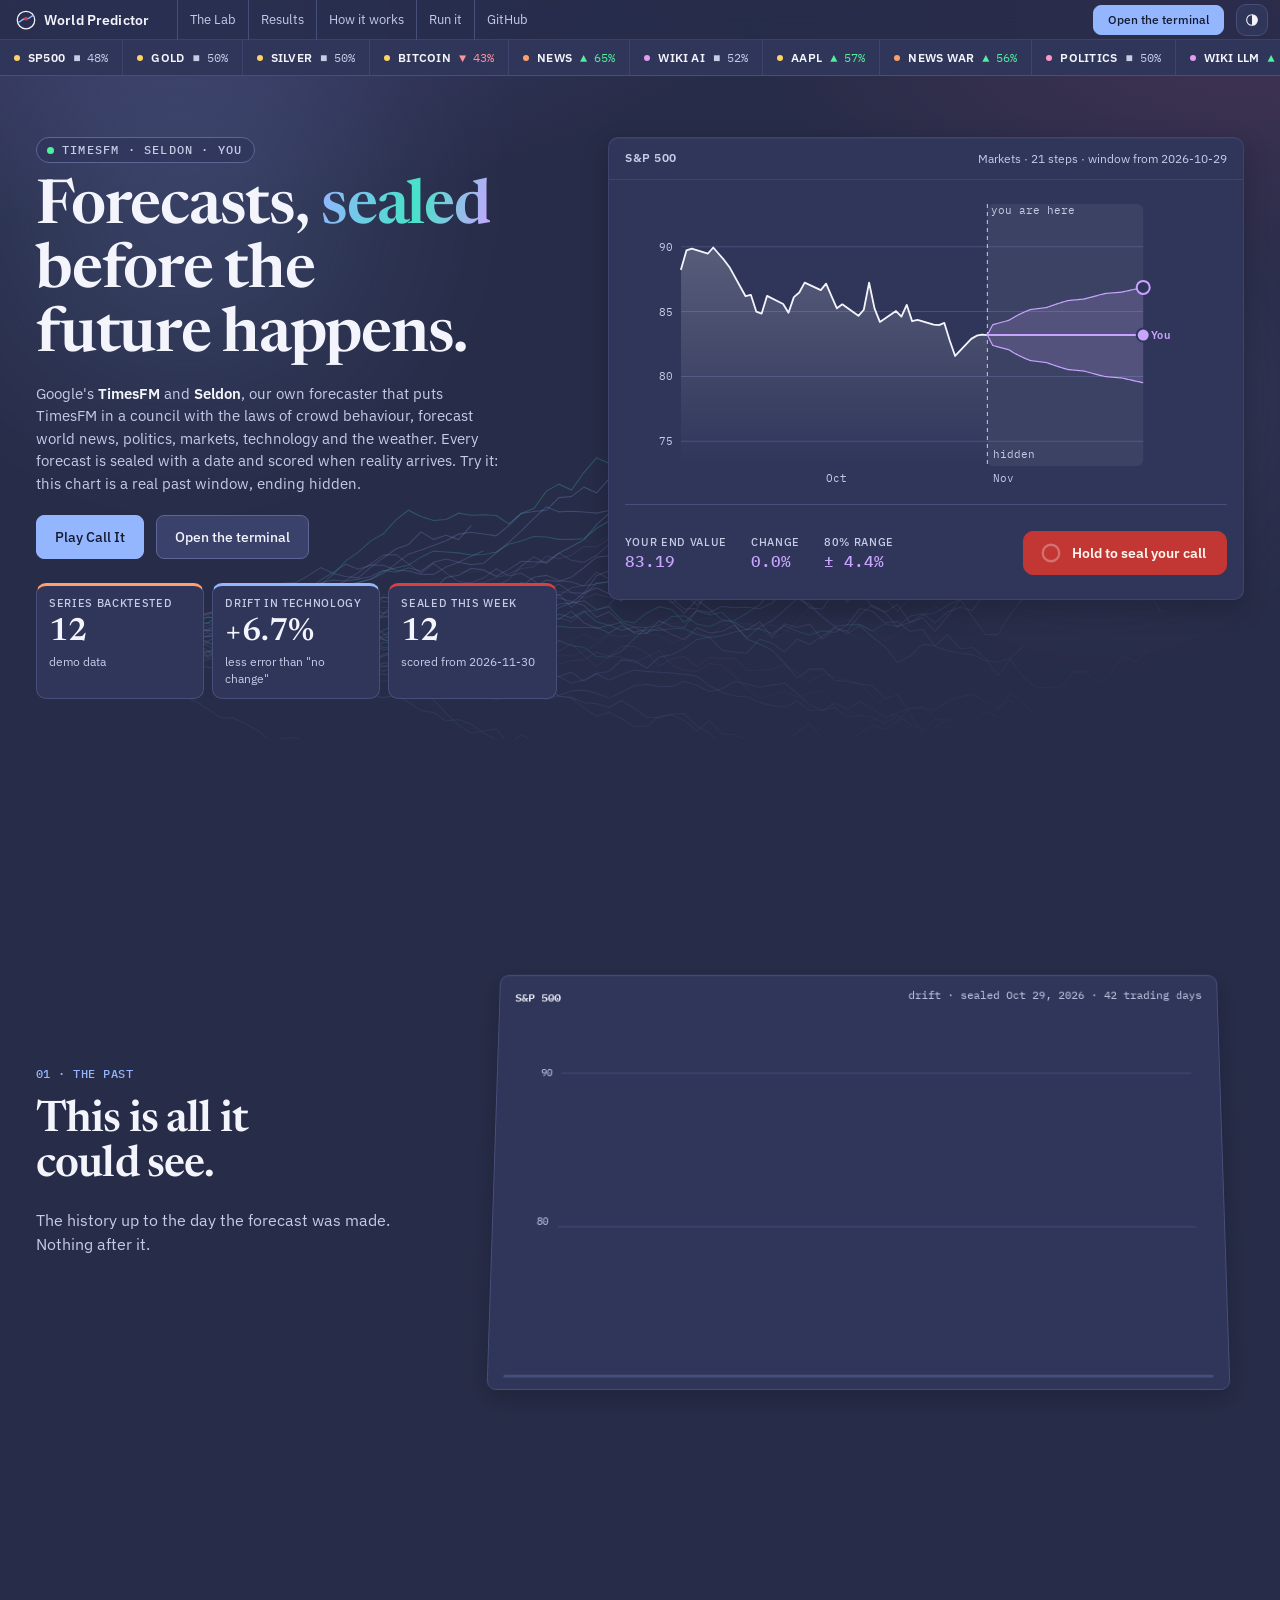
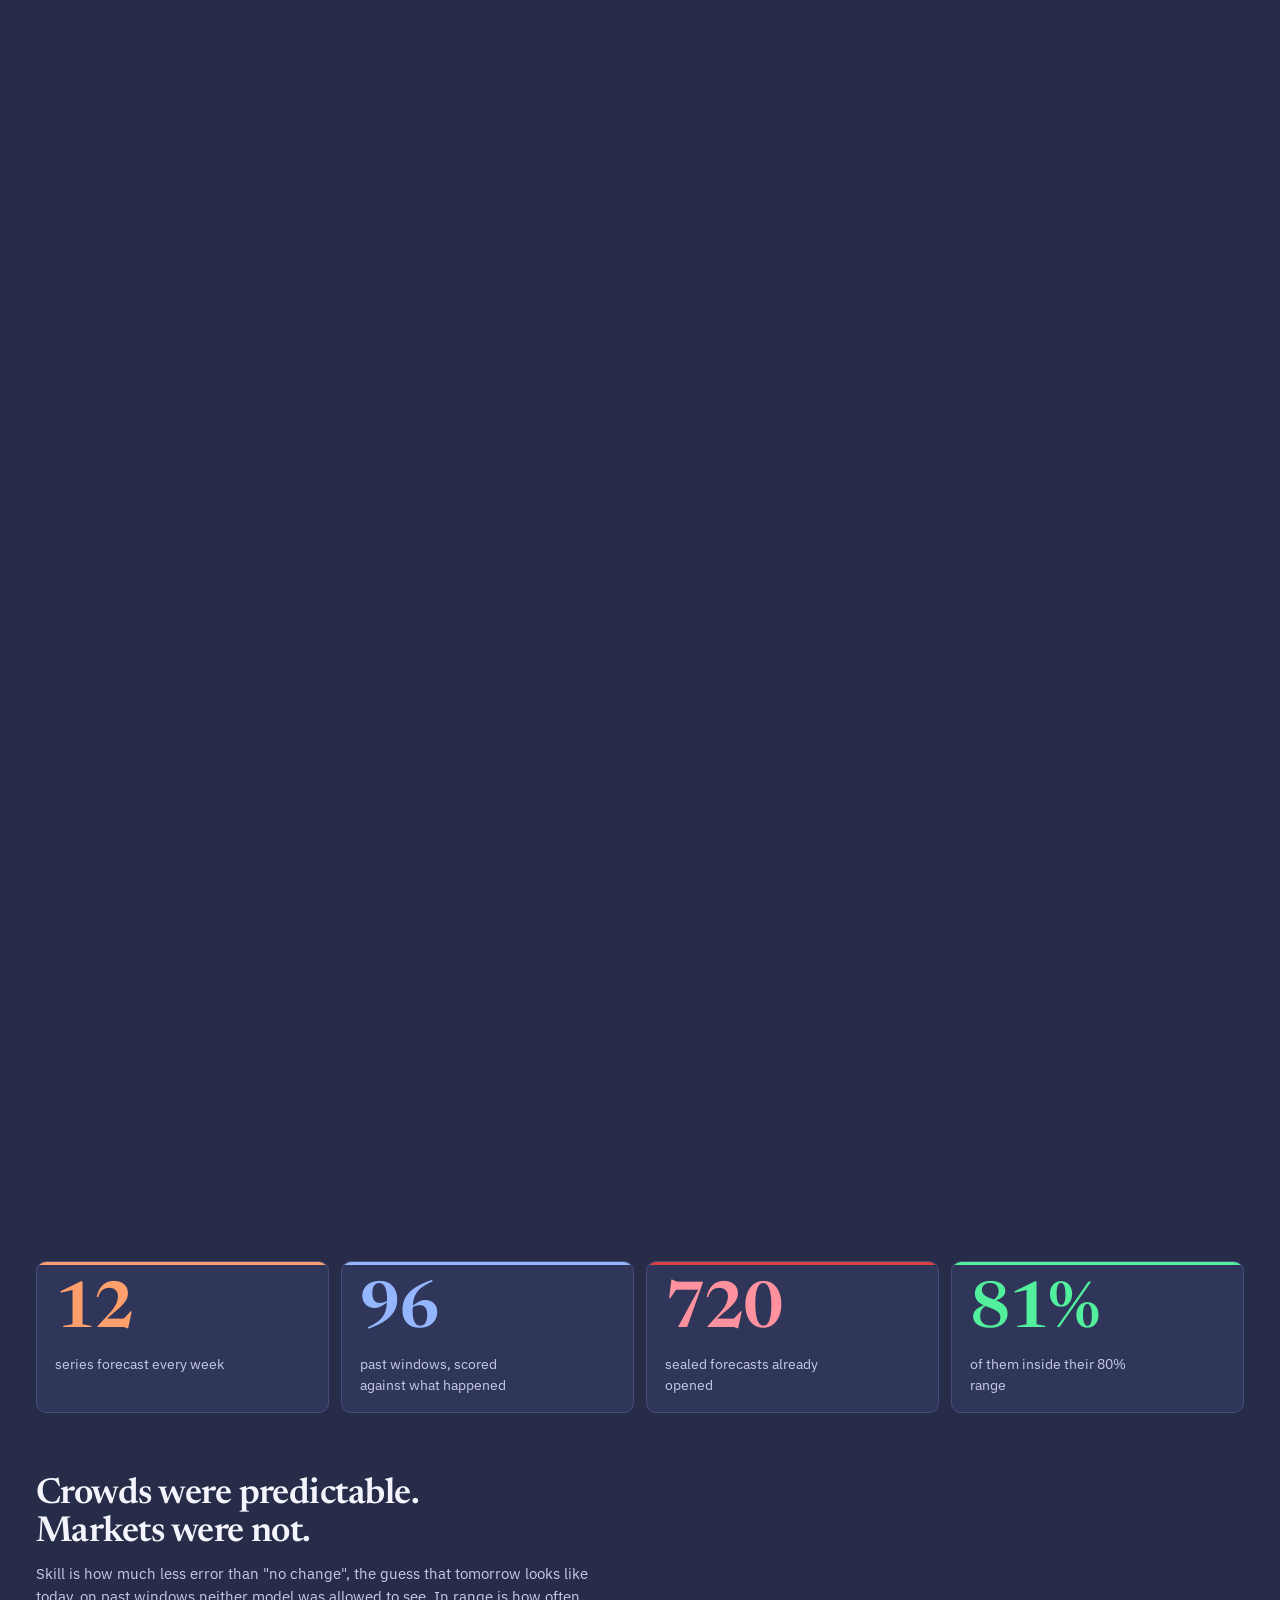
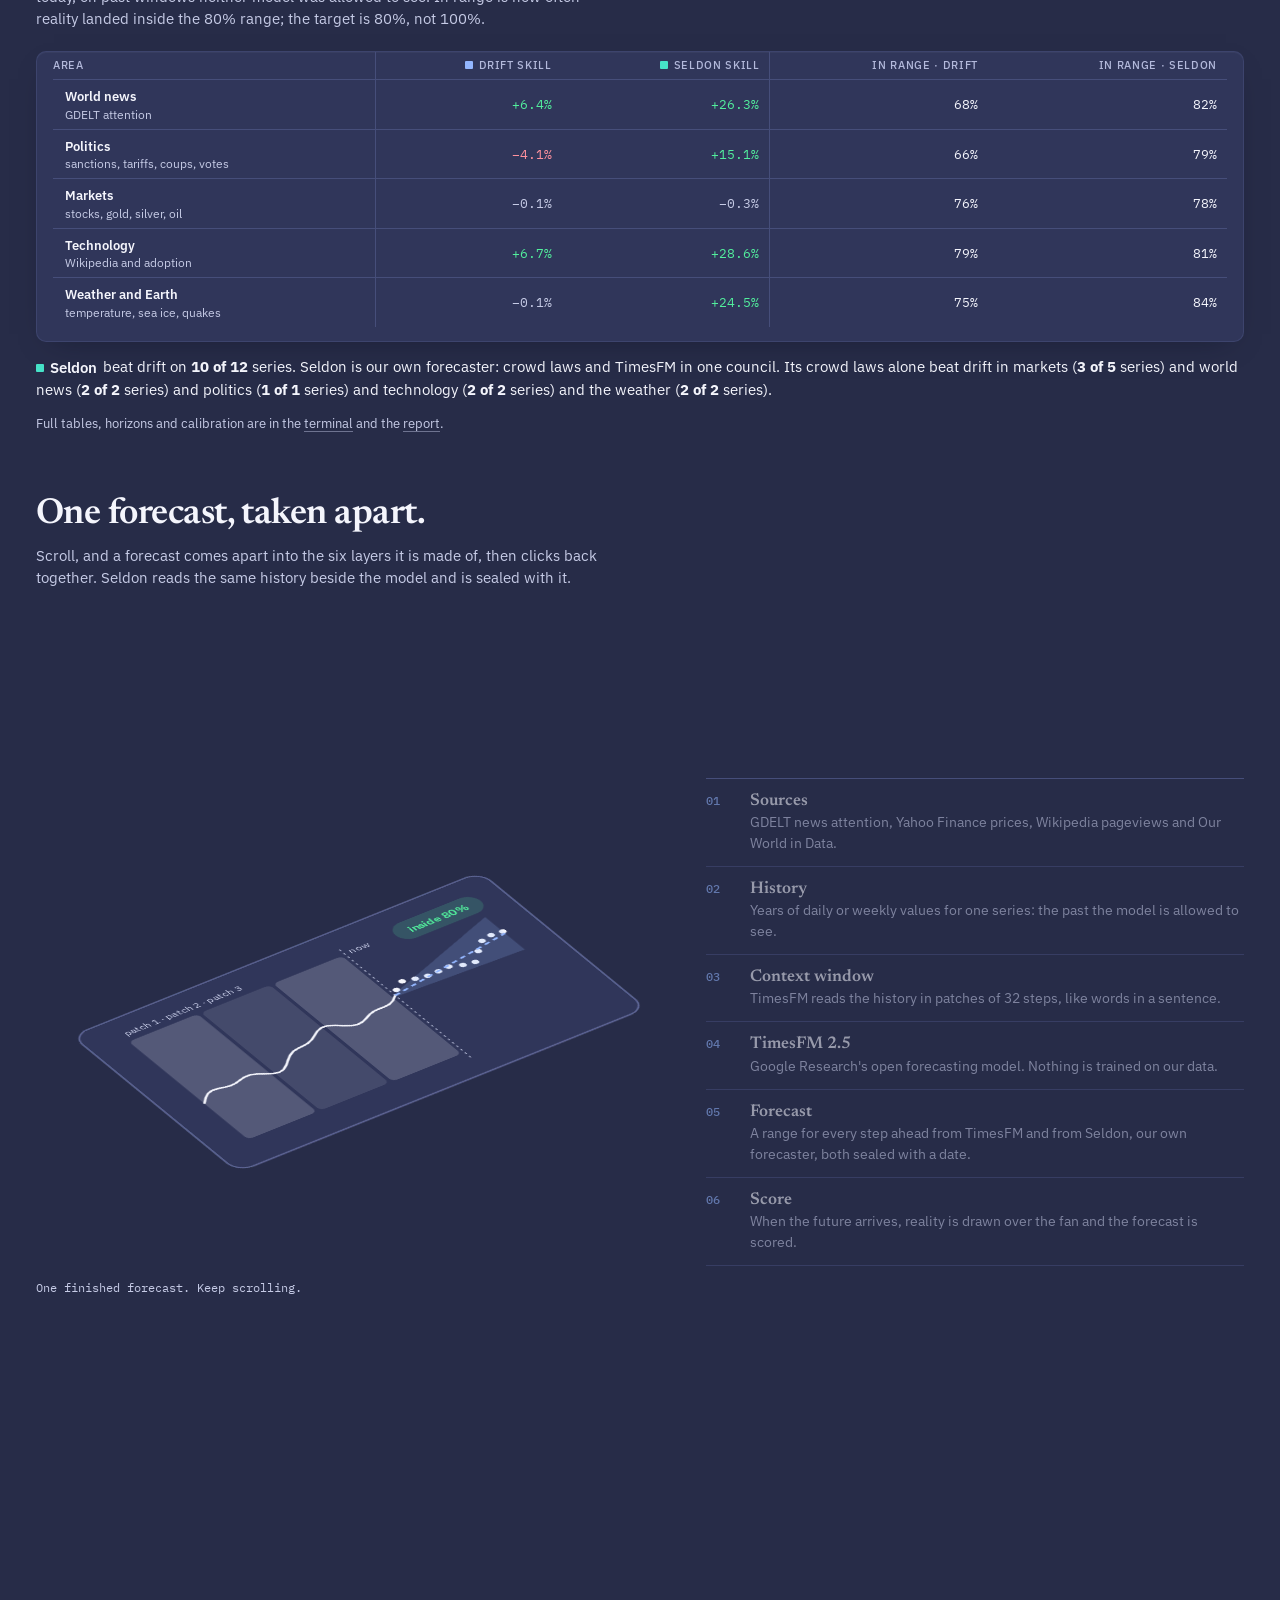
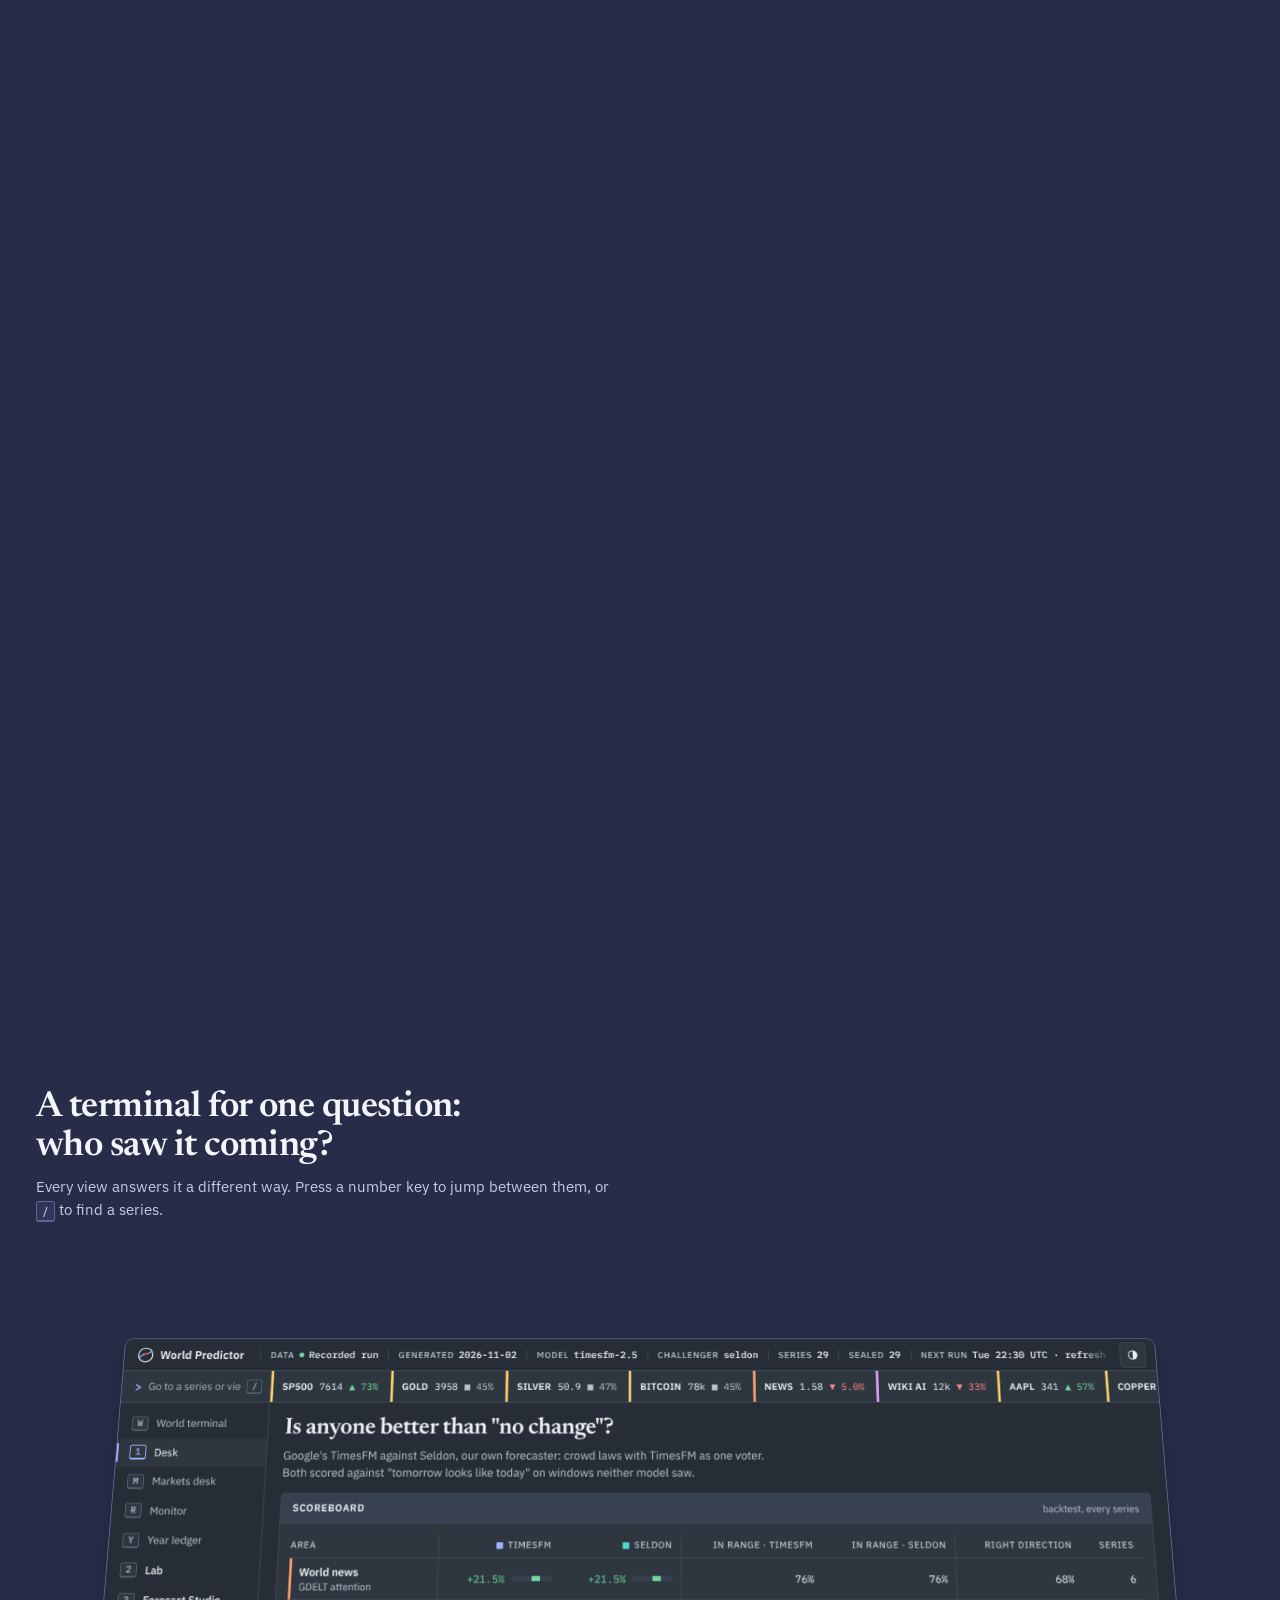
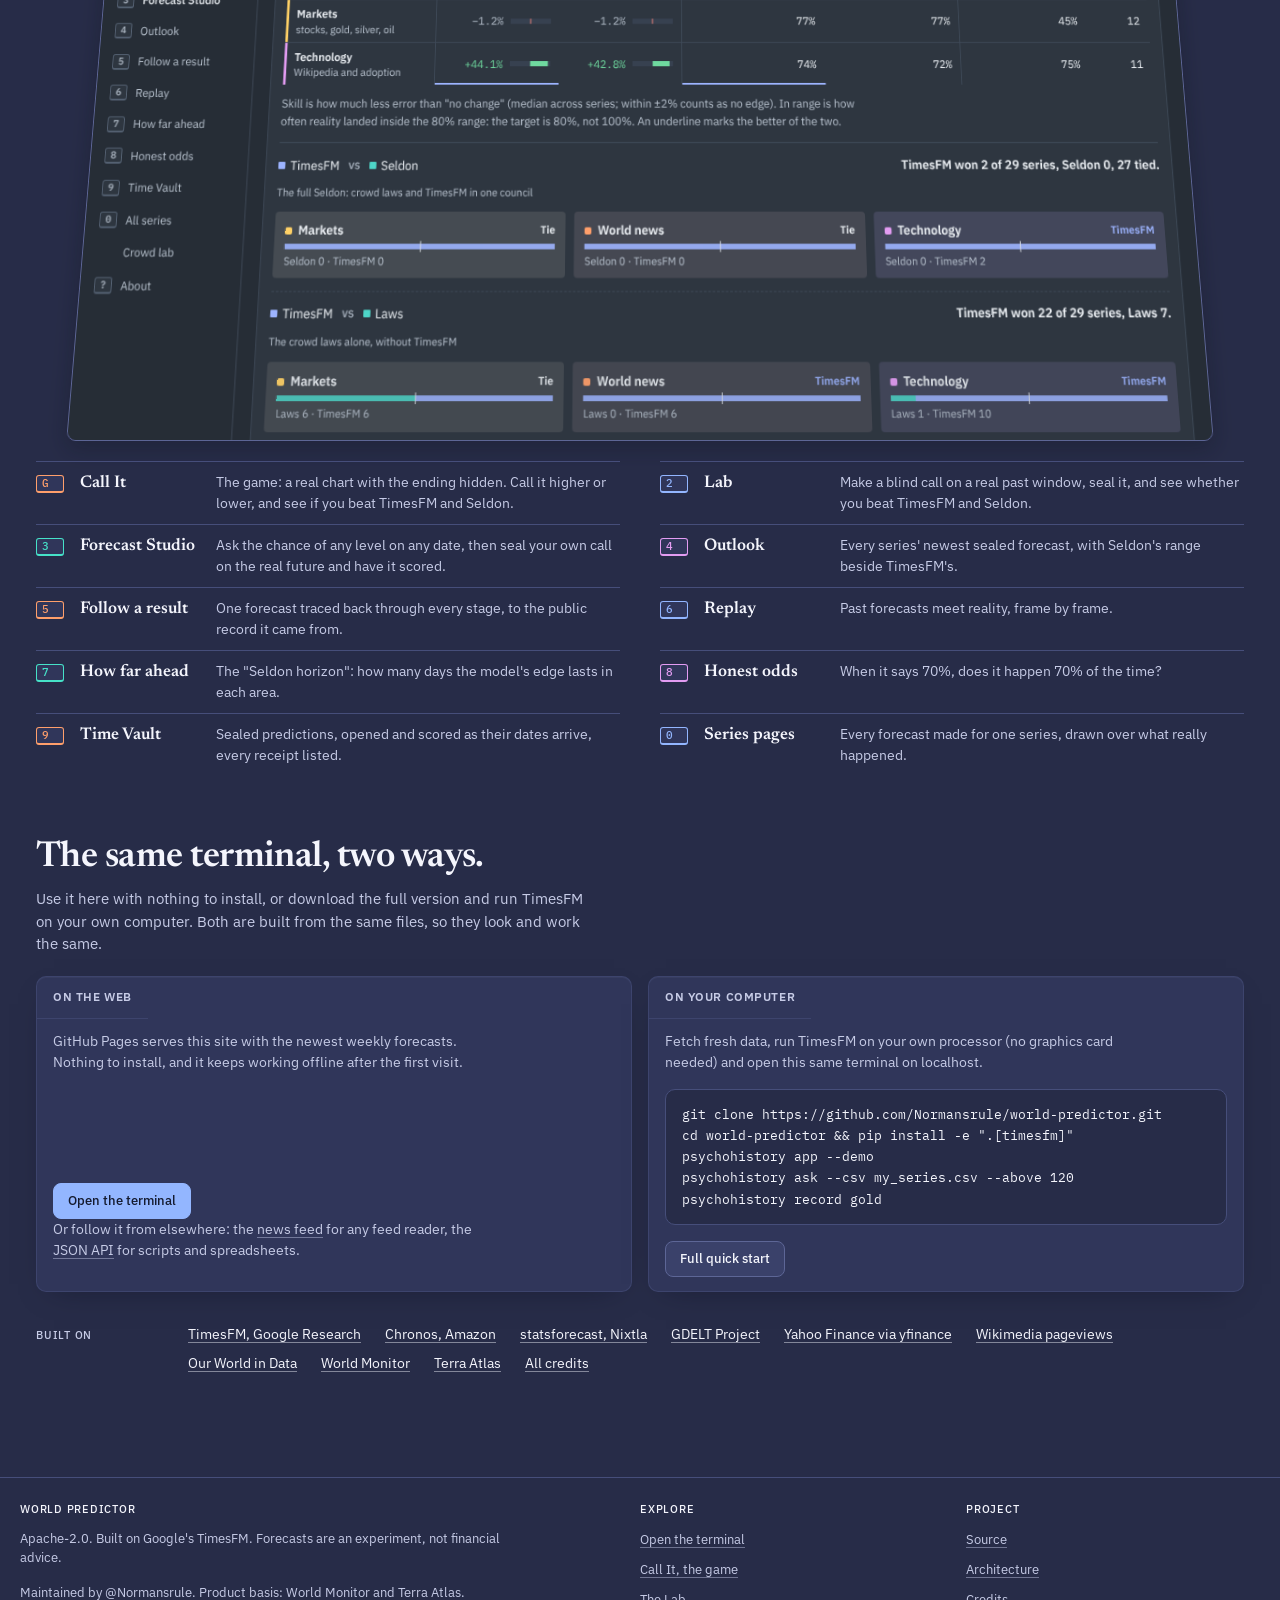
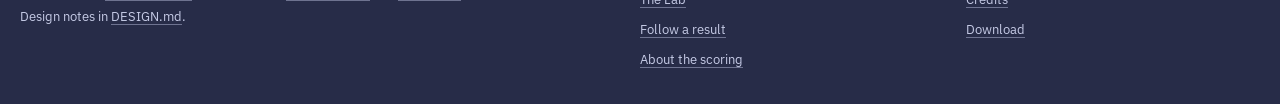
<file: site/index.html>
<!doctype html>
<html lang="en">
<head>
  <meta charset="utf-8">
  <meta name="viewport" content="width=device-width, initial-scale=1, viewport-fit=cover">
  <title>World Predictor</title>
  <meta name="description" content="A forecasting terminal that keeps score. Google's TimesFM and Seldon, our own psychohistory forecaster, forecast world news, politics, markets, technology and the weather; every forecast is sealed before the future happens and scored when it arrives. Make your own call in the Lab.">
  <meta name="theme-color" content="#272c48">
  <meta property="og:title" content="World Predictor">
  <meta property="og:description" content="Forecasts sealed before the future happens and scored when it arrives. TimesFM against Seldon, our own psychohistory forecaster, and you.">
  <meta property="og:image" content="assets/banner-dark.svg">
  <link rel="icon" href="assets/icon.svg" type="image/svg+xml">
  <link rel="manifest" href="manifest.webmanifest">
  <link rel="alternate" type="application/atom+xml" title="World Predictor: sealed forecasts and results" href="feed.xml">
  <link rel="preconnect" href="https://fonts.googleapis.com"><link rel="preconnect" href="https://fonts.gstatic.com" crossorigin>
  <link rel="stylesheet" href="https://fonts.googleapis.com/css2?family=IBM+Plex+Mono:wght@400;500;600&family=IBM+Plex+Sans:wght@400;500;600&family=Newsreader:ital,opsz,wght@0,6..72,500;0,6..72,600;1,6..72,500&display=swap">
  <link rel="stylesheet" href="app/css/app.css">
  <link rel="stylesheet" href="assets/site.css">
  <script>document.documentElement.classList.add("js"); try { const t = localStorage.getItem("wp-theme"); if (t) document.documentElement.dataset.theme = t; } catch (e) {}</script>
</head>
<body>
<a class="skip" href="#main">Skip to content</a>
<header class="status site-bar">
  <a class="mark" href="./" aria-label="World Predictor home">
    <svg viewBox="0 0 24 24" aria-hidden="true"><circle cx="12" cy="12" r="10.5" fill="none" stroke="currentColor" stroke-width="1.5"/><path d="M3.5 14.5c3-1 4.5-5 8.5-4s5.5-3 8.5-4" fill="none" stroke="var(--tfm)" stroke-width="1.8" stroke-linecap="round"/><circle cx="12" cy="10.4" r="2.2" fill="var(--seal)"/></svg>
    <span>World Predictor</span>
  </a>
  <nav aria-label="Main">
    <a href="#lab">The Lab</a>
    <a href="#results">Results</a>
    <a href="#engine">How it works</a>
    <a href="#download">Run it</a>
    <a href="https://github.com/Normansrule/world-predictor">GitHub</a>
  </nav>
  <a class="btn primary open" href="app/">Open the terminal</a>
  <button class="icon-btn" id="theme" title="Slate or light" aria-label="Switch between the slate and light themes">
    <svg viewBox="0 0 24 24" aria-hidden="true"><circle cx="12" cy="12" r="8" fill="none" stroke="currentColor" stroke-width="1.6"/><path d="M12 4a8 8 0 0 1 0 16z" fill="currentColor"/></svg>
  </button>
</header>
<div class="cmd site-tape"><div class="tape" id="tape" aria-label="Newest sealed forecasts: chance each series ends higher"></div></div>

<main id="main">
  <header class="hero wrap" id="lab">
    <canvas class="hero-field" id="hero-field" aria-hidden="true"></canvas>
    <div class="hero-copy">
      <p class="eyebrow"><span class="dot"></span>TimesFM · Seldon · you</p>
      <h1 class="split">Forecasts, sealed before the future happens.</h1>
      <p class="lede">Google's <b>TimesFM</b> and <b>Seldon</b>, our own forecaster that puts TimesFM in a council with the laws of crowd behaviour, forecast world news, politics, markets, technology and the weather.
        Every forecast is sealed with a date and scored when reality arrives. Try it: this chart is a real past window, ending hidden.</p>
      <div class="cta-row">
        <a class="btn primary big" href="app/#play">Play Call It</a>
        <a class="btn big" href="app/">Open the terminal</a>
      </div>
      <dl class="hero-facts" id="hero-facts"></dl>
    </div>
    <div class="hero-lab" id="hero-lab" aria-label="Lab: make a blind call on a real past window"></div>
  </header>

  <section class="story" id="story" aria-labelledby="story-title">
    <h2 class="visually-hidden" id="story-title">One real forecast, from sealed to scored</h2>
    <div class="story__stage wrap">
      <ol class="story__steps" id="story-steps">
        <li data-s="0"><span class="k">01 · The past</span><b>This is all it could see.</b><span class="t" id="story-t0">The history up to the day the forecast was made. Nothing after it.</span></li>
        <li data-s="1"><span class="k">02 · Sealed</span><b>It commits to a range.</b><span class="t" id="story-t1">A middle guess and an 80% range for every day ahead, sealed with a date.</span></li>
        <li data-s="2"><span class="k">03 · Reality</span><b>Then the future arrives.</b><span class="t" id="story-t2">One day at a time. Green inside the range, red outside it.</span></li>
        <li data-s="3"><span class="k">04 · Scored</span><b id="story-score">Scored in public.</b><span class="t" id="story-t3">Every window counts, the good and the bad, in the order they happened.</span></li>
      </ol>
      <div class="story__view">
        <div class="story__meta"><span id="story-name"></span><span id="story-when"></span></div>
        <svg class="story__chart" id="story-chart" role="img" aria-label="A real past forecast: history, the sealed range, and what happened"></svg>
        <div class="story__bar" aria-hidden="true"><i id="story-progress"></i></div>
      </div>
    </div>
  </section>

  <section class="numbers wrap" id="numbers" aria-label="The record so far">
    <div class="num" style="--c:var(--news);--t:var(--news)"><b data-count="0" id="n-series">–</b><span>series forecast every week</span></div>
    <div class="num" style="--c:var(--tfm)"><b data-count="0" id="n-windows">–</b><span>past windows, scored against what happened</span></div>
    <div class="num" style="--c:var(--seal);--t:var(--down)"><b data-count="0" id="n-opened">–</b><span>sealed forecasts already opened</span></div>
    <div class="num" style="--c:var(--up)"><b data-count="0" id="n-inside" data-suffix="%">–</b><span>of them inside their 80% range</span></div>
  </section>

  <section class="block wrap" id="results" aria-labelledby="results-title">
    <h2 class="title" id="results-title">Crowds were predictable. Markets were not.</h2>
    <p class="intro">Skill is how much less error than "no change", the guess that tomorrow looks like today, on past windows neither model
      was allowed to see. In range is how often reality landed inside the 80% range; the target is 80%, not 100%.</p>
    <div class="card"><div class="table-wrap"><table class="board" id="board" aria-live="polite"></table></div></div>
    <p class="duel-line" id="duel-line" hidden></p>
    <p class="note">Full tables, horizons and calibration are in the <a href="app/#desk">terminal</a> and the
      <a href="https://github.com/Normansrule/world-predictor/blob/main/results/REPORT.md">report</a>.</p>
  </section>

  <section class="block" id="engine" aria-labelledby="engine-title">
    <div class="wrap">
      <h2 class="title" id="engine-title">One forecast, taken apart.</h2>
      <p class="intro">Scroll, and a forecast comes apart into the six layers it is made of, then clicks back together.
        Seldon reads the same history beside the model and is sealed with it.</p>
    </div>
    <div class="explode" aria-label="How a forecast is built, in six layers">
      <div class="explode__stage wrap">
        <!-- engine:start -->
        <div class="explode__scene">
          <svg class="explode__layer inner" style="--i:0" viewBox="0 0 480 280" aria-hidden="true"><rect x="1" y="1" width="478" height="278" rx="18" class="plate"/><g class="body"><g transform="translate(60 120)"><rect width="84" height="40" rx="10" fill="none" stroke="var(--muted)"/><text x="42" y="25" text-anchor="middle" font-size="13" fill="var(--text)">GDELT</text></g><g transform="translate(155 120)"><rect width="84" height="40" rx="10" fill="none" stroke="var(--muted)"/><text x="42" y="25" text-anchor="middle" font-size="13" fill="var(--text)">Yahoo</text></g><g transform="translate(250 120)"><rect width="84" height="40" rx="10" fill="none" stroke="var(--muted)"/><text x="42" y="25" text-anchor="middle" font-size="13" fill="var(--text)">Wikipedia</text></g><g transform="translate(345 120)"><rect width="84" height="40" rx="10" fill="none" stroke="var(--muted)"/><text x="42" y="25" text-anchor="middle" font-size="13" fill="var(--text)">OWID</text></g></g></svg>
          <svg class="explode__layer" style="--i:1" viewBox="0 0 480 280" aria-hidden="true"><rect x="1" y="1" width="478" height="278" rx="18" class="plate"/><g class="body"><path d="M40.0,167.0 L46.3,159.9 L52.7,154.9 L59.0,153.0 L65.4,153.7 L71.7,155.5 L78.1,156.6 L84.4,156.0 L90.8,154.2 L97.1,152.5 L103.5,152.5 L109.8,155.0 L116.2,159.2 L122.5,163.2 L128.9,165.1 L135.2,163.6 L141.6,159.0 L147.9,152.9 L154.3,147.4 L160.6,143.9 L167.0,142.5 L173.3,142.0 L179.7,140.9 L186.0,138.1 L192.4,133.8 L198.7,129.5 L205.1,127.1 L211.4,127.7 L217.8,131.3 L224.1,136.5 L230.5,140.8 L236.8,142.7 L243.2,141.7 L249.5,138.7 L255.9,135.4 L262.2,133.4 L268.6,133.0 L274.9,133.2 L281.3,132.4 L287.6,129.2 L294.0,123.5" fill="none" stroke="var(--text)" stroke-width="2.5" stroke-linejoin="round"/></g></svg>
          <svg class="explode__layer" style="--i:2" viewBox="0 0 480 280" aria-hidden="true"><rect x="1" y="1" width="478" height="278" rx="18" class="plate"/><g class="body"><rect x="40.0" y="40" width="80.7" height="200" rx="6" fill="var(--observed)" opacity="0.18"/><rect x="124.7" y="40" width="80.7" height="200" rx="6" fill="var(--observed)" opacity="0.1"/><rect x="209.3" y="40" width="80.7" height="200" rx="6" fill="var(--observed)" opacity="0.18"/><text x="44" y="32" font-size="12" fill="var(--muted)">patch 1 · patch 2 · patch 3</text></g></svg>
          <svg class="explode__layer inner" style="--i:3" viewBox="0 0 480 280" aria-hidden="true"><rect x="1" y="1" width="478" height="278" rx="18" class="plate"/><g class="body"><rect x="170" y="90" width="16" height="16" rx="3" fill="var(--forecast)" opacity="0.25"/><rect x="192" y="90" width="16" height="16" rx="3" fill="var(--forecast)" opacity="0.67"/><rect x="214" y="90" width="16" height="16" rx="3" fill="var(--forecast)" opacity="0.49"/><rect x="236" y="90" width="16" height="16" rx="3" fill="var(--forecast)" opacity="0.31"/><rect x="258" y="90" width="16" height="16" rx="3" fill="var(--forecast)" opacity="0.73"/><rect x="280" y="90" width="16" height="16" rx="3" fill="var(--forecast)" opacity="0.55"/><rect x="302" y="90" width="16" height="16" rx="3" fill="var(--forecast)" opacity="0.37"/><rect x="170" y="112" width="16" height="16" rx="3" fill="var(--forecast)" opacity="0.79"/><rect x="192" y="112" width="16" height="16" rx="3" fill="var(--forecast)" opacity="0.61"/><rect x="214" y="112" width="16" height="16" rx="3" fill="var(--forecast)" opacity="0.43"/><rect x="236" y="112" width="16" height="16" rx="3" fill="var(--forecast)" opacity="0.25"/><rect x="258" y="112" width="16" height="16" rx="3" fill="var(--forecast)" opacity="0.67"/><rect x="280" y="112" width="16" height="16" rx="3" fill="var(--forecast)" opacity="0.49"/><rect x="302" y="112" width="16" height="16" rx="3" fill="var(--forecast)" opacity="0.31"/><rect x="170" y="134" width="16" height="16" rx="3" fill="var(--forecast)" opacity="0.73"/><rect x="192" y="134" width="16" height="16" rx="3" fill="var(--forecast)" opacity="0.55"/><rect x="214" y="134" width="16" height="16" rx="3" fill="var(--forecast)" opacity="0.37"/><rect x="236" y="134" width="16" height="16" rx="3" fill="var(--forecast)" opacity="0.79"/><rect x="258" y="134" width="16" height="16" rx="3" fill="var(--forecast)" opacity="0.61"/><rect x="280" y="134" width="16" height="16" rx="3" fill="var(--forecast)" opacity="0.43"/><rect x="302" y="134" width="16" height="16" rx="3" fill="var(--forecast)" opacity="0.25"/><rect x="170" y="156" width="16" height="16" rx="3" fill="var(--forecast)" opacity="0.67"/><rect x="192" y="156" width="16" height="16" rx="3" fill="var(--forecast)" opacity="0.49"/><rect x="214" y="156" width="16" height="16" rx="3" fill="var(--forecast)" opacity="0.31"/><rect x="236" y="156" width="16" height="16" rx="3" fill="var(--forecast)" opacity="0.73"/><rect x="258" y="156" width="16" height="16" rx="3" fill="var(--forecast)" opacity="0.55"/><rect x="280" y="156" width="16" height="16" rx="3" fill="var(--forecast)" opacity="0.37"/><rect x="302" y="156" width="16" height="16" rx="3" fill="var(--forecast)" opacity="0.79"/><text x="240" y="228" text-anchor="middle" font-size="14" font-weight="600" fill="var(--text)">TimesFM 2.5</text></g></svg>
          <svg class="explode__layer" style="--i:4" viewBox="0 0 480 280" aria-hidden="true"><rect x="1" y="1" width="478" height="278" rx="18" class="plate"/><g class="body"><line x1="294.0" y1="30" x2="294.0" y2="250" stroke="var(--muted)" stroke-dasharray="3 4"/><text x="300.0" y="42" font-size="12" fill="var(--muted)">now</text><path d="M294.0,121.4 L300.3,118.9 L306.7,116.5 L313.0,114.1 L319.4,111.7 L325.7,109.2 L332.1,106.8 L338.4,104.4 L344.8,101.9 L351.1,99.5 L357.5,97.1 L363.8,94.6 L370.2,92.2 L376.5,89.8 L382.9,87.4 L389.2,84.9 L395.6,82.5 L401.9,80.1 L408.3,77.6 L414.6,75.2 L421.0,72.8 L427.3,70.3 L433.7,67.9 L440.0,65.5 L440.0,131.9 L433.7,131.6 L427.3,131.4 L421.0,131.1 L414.6,130.8 L408.3,130.6 L401.9,130.3 L395.6,130.0 L389.2,129.7 L382.9,129.5 L376.5,129.2 L370.2,128.9 L363.8,128.7 L357.5,128.4 L351.1,128.1 L344.8,127.9 L338.4,127.6 L332.1,127.3 L325.7,127.0 L319.4,126.8 L313.0,126.5 L306.7,126.2 L300.3,126.0 L294.0,125.7Z" fill="var(--band)"/><path d="M294.0,123.5 L300.3,122.5 L306.7,121.4 L313.0,120.3 L319.4,119.2 L325.7,118.1 L332.1,117.1 L338.4,116.0 L344.8,114.9 L351.1,113.8 L357.5,112.7 L363.8,111.7 L370.2,110.6 L376.5,109.5 L382.9,108.4 L389.2,107.3 L395.6,106.3 L401.9,105.2 L408.3,104.1 L414.6,103.0 L421.0,101.9 L427.3,100.9 L433.7,99.8 L440.0,98.7" fill="none" stroke="var(--forecast)" stroke-width="2.5" stroke-dasharray="6 5"/></g></svg>
          <svg class="explode__layer" style="--i:5" viewBox="0 0 480 280" aria-hidden="true"><rect x="1" y="1" width="478" height="278" rx="18" class="plate base"/><g class="body"><circle cx="300.3" cy="116.7" r="3.6" fill="var(--observed)"/><circle cx="313.0" cy="108.1" r="3.6" fill="var(--observed)"/><circle cx="325.7" cy="111.7" r="3.6" fill="var(--observed)"/><circle cx="338.4" cy="114.6" r="3.6" fill="var(--observed)"/><circle cx="351.1" cy="114.3" r="3.6" fill="var(--observed)"/><circle cx="363.8" cy="113.5" r="3.6" fill="var(--observed)"/><circle cx="376.5" cy="119.0" r="3.6" fill="var(--observed)"/><circle cx="389.2" cy="121.6" r="3.6" fill="var(--observed)"/><circle cx="401.9" cy="108.6" r="3.6" fill="var(--observed)"/><circle cx="414.6" cy="96.5" r="3.6" fill="var(--observed)"/><circle cx="427.3" cy="93.6" r="3.6" fill="var(--observed)"/><circle cx="440.0" cy="95.1" r="3.6" fill="var(--observed)"/><g transform="translate(352 26)"><rect width="100" height="30" rx="15" fill="var(--green)" opacity=".16"/><text x="50" y="20" text-anchor="middle" font-size="13" font-weight="600" fill="var(--green)">inside 80%</text></g></g></svg>
          <p class="explode__caption"><span class="assembled">One finished forecast. Keep scrolling.</span></p>
        </div>
        <ol class="explode__labels">
          <li style="--i:0"><b>Sources</b><span>GDELT news attention, Yahoo Finance prices, Wikipedia pageviews and Our World in Data.</span></li>
          <li style="--i:1"><b>History</b><span>Years of daily or weekly values for one series: the past the model is allowed to see.</span></li>
          <li style="--i:2"><b>Context window</b><span>TimesFM reads the history in patches of 32 steps, like words in a sentence.</span></li>
          <li style="--i:3"><b>TimesFM 2.5</b><span>Google Research&#x27;s open forecasting model. Nothing is trained on our data.</span></li>
          <li style="--i:4"><b>Forecast</b><span>A range for every step ahead from TimesFM and from Seldon, our own forecaster, both sealed with a date.</span></li>
          <li style="--i:5"><b>Score</b><span>When the future arrives, reality is drawn over the fan and the forecast is scored.</span></li>
        </ol>
        <!-- engine:end -->
      </div>
    </div>
  </section>

  <section class="block wrap" id="app" aria-labelledby="app-title">
    <h2 class="title" id="app-title">A terminal for one question: who saw it coming?</h2>
    <p class="intro">Every view answers it a different way. Press a number key to jump between them, or <kbd>/</kbd> to find a series.</p>
    <a class="preview" href="app/" aria-label="Open the terminal"><img src="assets/app-preview.png" alt="The World Predictor terminal: the scoreboard of TimesFM against Seldon, by area" loading="lazy" width="1280" height="800"></a>
    <ul class="views">
      <li><a href="app/#play"><kbd>G</kbd><b>Call It</b><span>The game: a real chart with the ending hidden. Call it higher or lower, and see if you beat TimesFM and Seldon.</span></a></li>
      <li><a href="app/#lab"><kbd>2</kbd><b>Lab</b><span>Make a blind call on a real past window, seal it, and see whether you beat TimesFM and Seldon.</span></a></li>
      <li><a href="app/#studio"><kbd>3</kbd><b>Forecast Studio</b><span>Ask the chance of any level on any date, then seal your own call on the real future and have it scored.</span></a></li>
      <li><a href="app/#outlook"><kbd>4</kbd><b>Outlook</b><span>Every series' newest sealed forecast, with Seldon's range beside TimesFM's.</span></a></li>
      <li><a href="app/#trace"><kbd>5</kbd><b>Follow a result</b><span>One forecast traced back through every stage, to the public record it came from.</span></a></li>
      <li><a href="app/#replay"><kbd>6</kbd><b>Replay</b><span>Past forecasts meet reality, frame by frame.</span></a></li>
      <li><a href="app/#horizon"><kbd>7</kbd><b>How far ahead</b><span>The "Seldon horizon": how many days the model's edge lasts in each area.</span></a></li>
      <li><a href="app/#odds"><kbd>8</kbd><b>Honest odds</b><span>When it says 70%, does it happen 70% of the time?</span></a></li>
      <li><a href="app/#vault"><kbd>9</kbd><b>Time Vault</b><span>Sealed predictions, opened and scored as their dates arrive, every receipt listed.</span></a></li>
      <li><a href="app/#series"><kbd>0</kbd><b>Series pages</b><span>Every forecast made for one series, drawn over what really happened.</span></a></li>
    </ul>
  </section>

  <section class="block wrap" id="download" aria-labelledby="download-title">
    <h2 class="title" id="download-title">The same terminal, two ways.</h2>
    <p class="intro">Use it here with nothing to install, or download the full version and run TimesFM on your own computer.
      Both are built from the same files, so they look and work the same.</p>
    <div class="ways">
      <div class="card">
        <header class="ph"><h2>On the web</h2></header>
        <p>GitHub Pages serves this site with the newest weekly forecasts. Nothing to install, and it keeps working offline after the first visit.</p>
        <a class="btn primary" href="app/">Open the terminal</a>
        <p class="dim">Or follow it from elsewhere: the <a href="feed.xml">news feed</a> for any feed reader, the <a href="api/index.json">JSON API</a> for scripts and spreadsheets.</p>
      </div>
      <div class="card">
        <header class="ph"><h2>On your computer</h2></header>
        <p>Fetch fresh data, run TimesFM on your own processor (no graphics card needed) and open this same terminal on localhost.</p>
        <pre><code>git clone https://github.com/Normansrule/world-predictor.git
cd world-predictor &amp;&amp; pip install -e ".[timesfm]"
psychohistory app --demo
psychohistory ask --csv my_series.csv --above 120
psychohistory record gold</code></pre>
        <a class="btn" href="https://github.com/Normansrule/world-predictor#quick-start">Full quick start</a>
      </div>
    </div>
    <div class="credits">
      <h3>Built on</h3>
      <ul>
        <li><a href="https://github.com/google-research/timesfm">TimesFM, Google Research</a></li>
        <li><a href="https://github.com/amazon-science/chronos-forecasting">Chronos, Amazon</a></li>
        <li><a href="https://github.com/Nixtla/statsforecast">statsforecast, Nixtla</a></li>
        <li><a href="https://www.gdeltproject.org/">GDELT Project</a></li>
        <li><a href="https://github.com/ranaroussi/yfinance">Yahoo Finance via yfinance</a></li>
        <li><a href="https://wikitech.wikimedia.org/wiki/Analytics/AQS/Pageviews">Wikimedia pageviews</a></li>
        <li><a href="https://ourworldindata.org/">Our World in Data</a></li>
        <li><a href="https://github.com/koala73/worldmonitor">World Monitor</a></li>
        <li><a href="https://github.com/Normansrule/worldmonitor">Terra Atlas</a></li>
        <li><a href="https://github.com/Normansrule/world-predictor/blob/main/CREDITS.md">All credits</a></li>
      </ul>
    </div>
  </section>
</main>

<footer class="site-foot">
  <div class="wrap cols">
    <div>
      <h4>World Predictor</h4>
      <p>Apache-2.0. Built on Google's TimesFM. Forecasts are an experiment, not financial advice.</p>
      <p>Maintained by <a href="https://github.com/Normansrule">@Normansrule</a>. Product basis:
        <a href="https://github.com/koala73/worldmonitor">World Monitor</a> and <a href="https://github.com/Normansrule/worldmonitor">Terra Atlas</a>.
        Design notes in <a href="https://github.com/Normansrule/world-predictor/blob/main/docs/DESIGN.md">DESIGN.md</a>.</p>
    </div>
    <div><h4>Explore</h4><ul><li><a href="app/">Open the terminal</a></li><li><a href="app/#play">Call It, the game</a></li><li><a href="app/#lab">The Lab</a></li><li><a href="app/#trace">Follow a result</a></li><li><a href="app/#about">About the scoring</a></li></ul></div>
    <div><h4>Project</h4><ul><li><a href="https://github.com/Normansrule/world-predictor">Source</a></li><li><a href="https://github.com/Normansrule/world-predictor/blob/main/docs/ARCHITECTURE.md">Architecture</a></li><li><a href="https://github.com/Normansrule/world-predictor/blob/main/CREDITS.md">Credits</a></li><li><a href="https://github.com/Normansrule/world-predictor/releases/latest">Download</a></li></ul></div>
  </div>
</footer>

<script src="app/data/data.js"></script>
<script src="app/js/charts.js"></script>
<script src="app/js/lab.js"></script>
<script src="assets/site.js"></script>
</body>
</html>
</file>
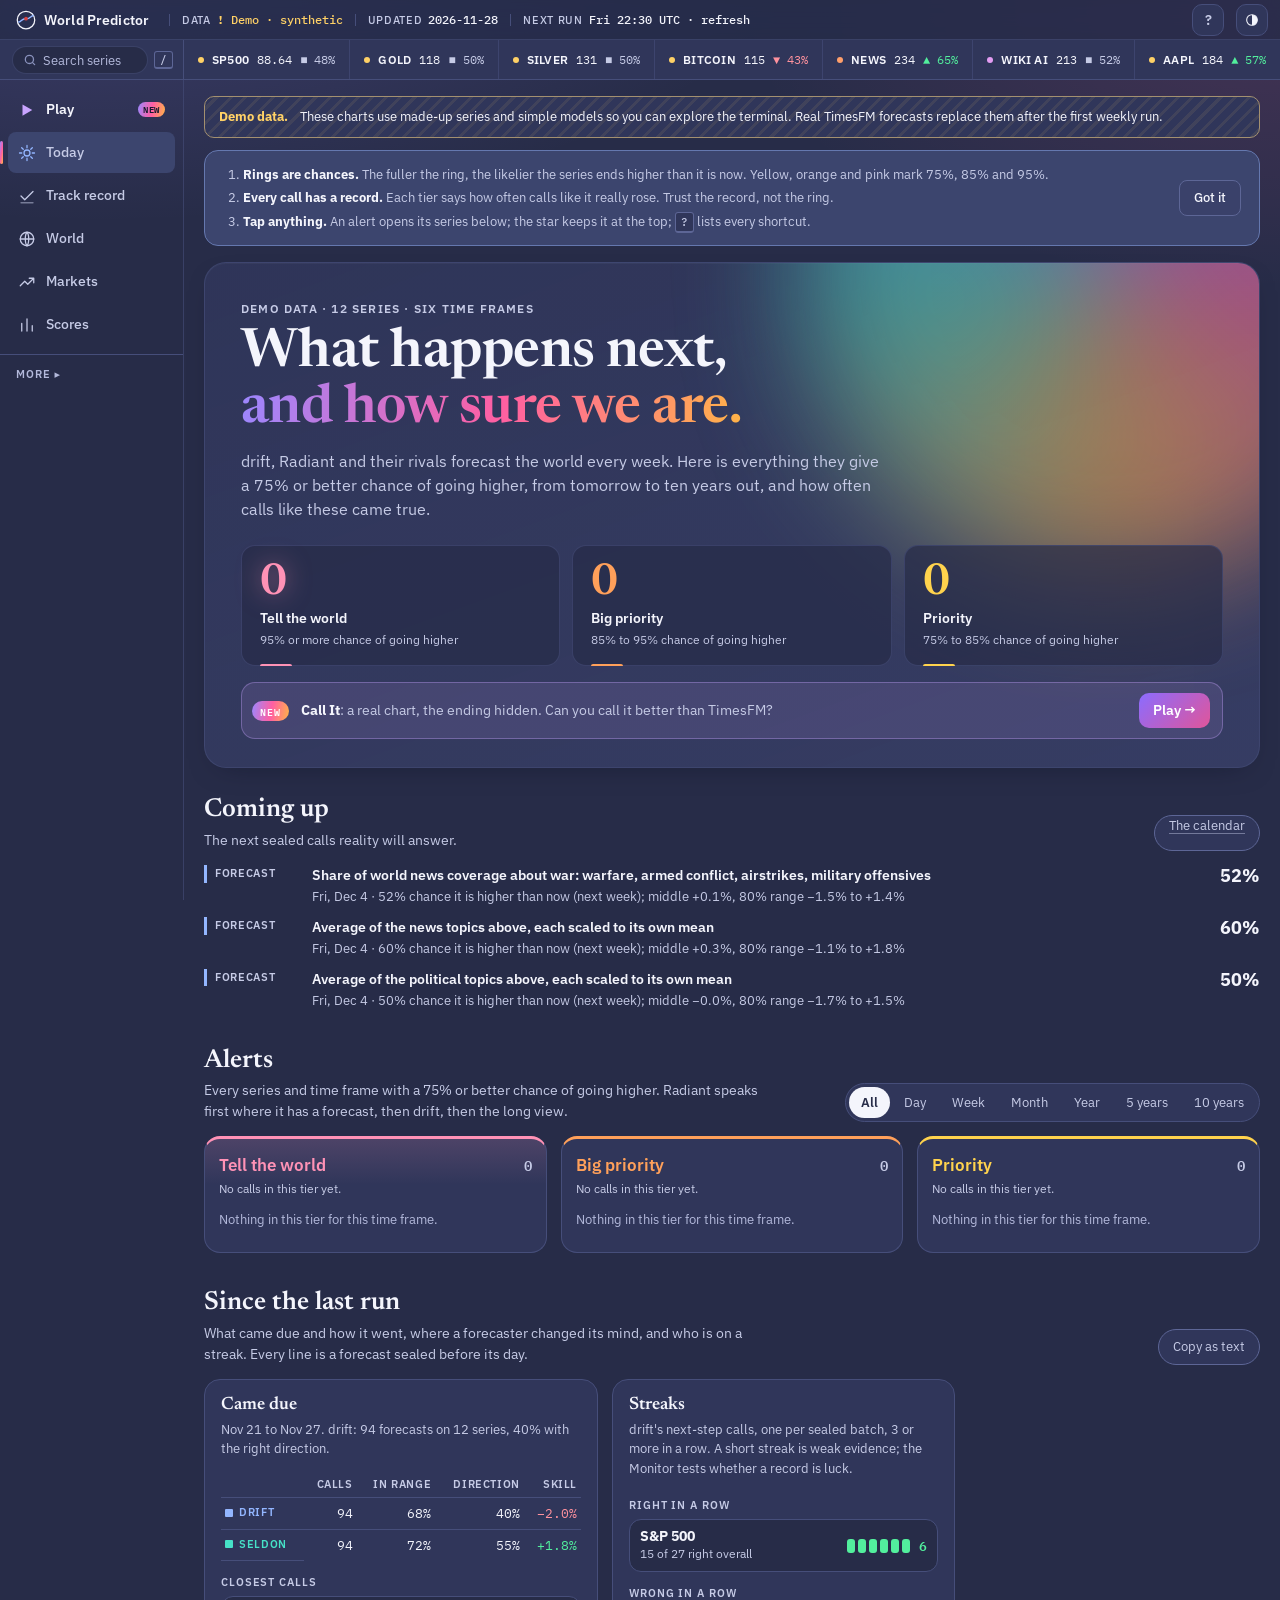
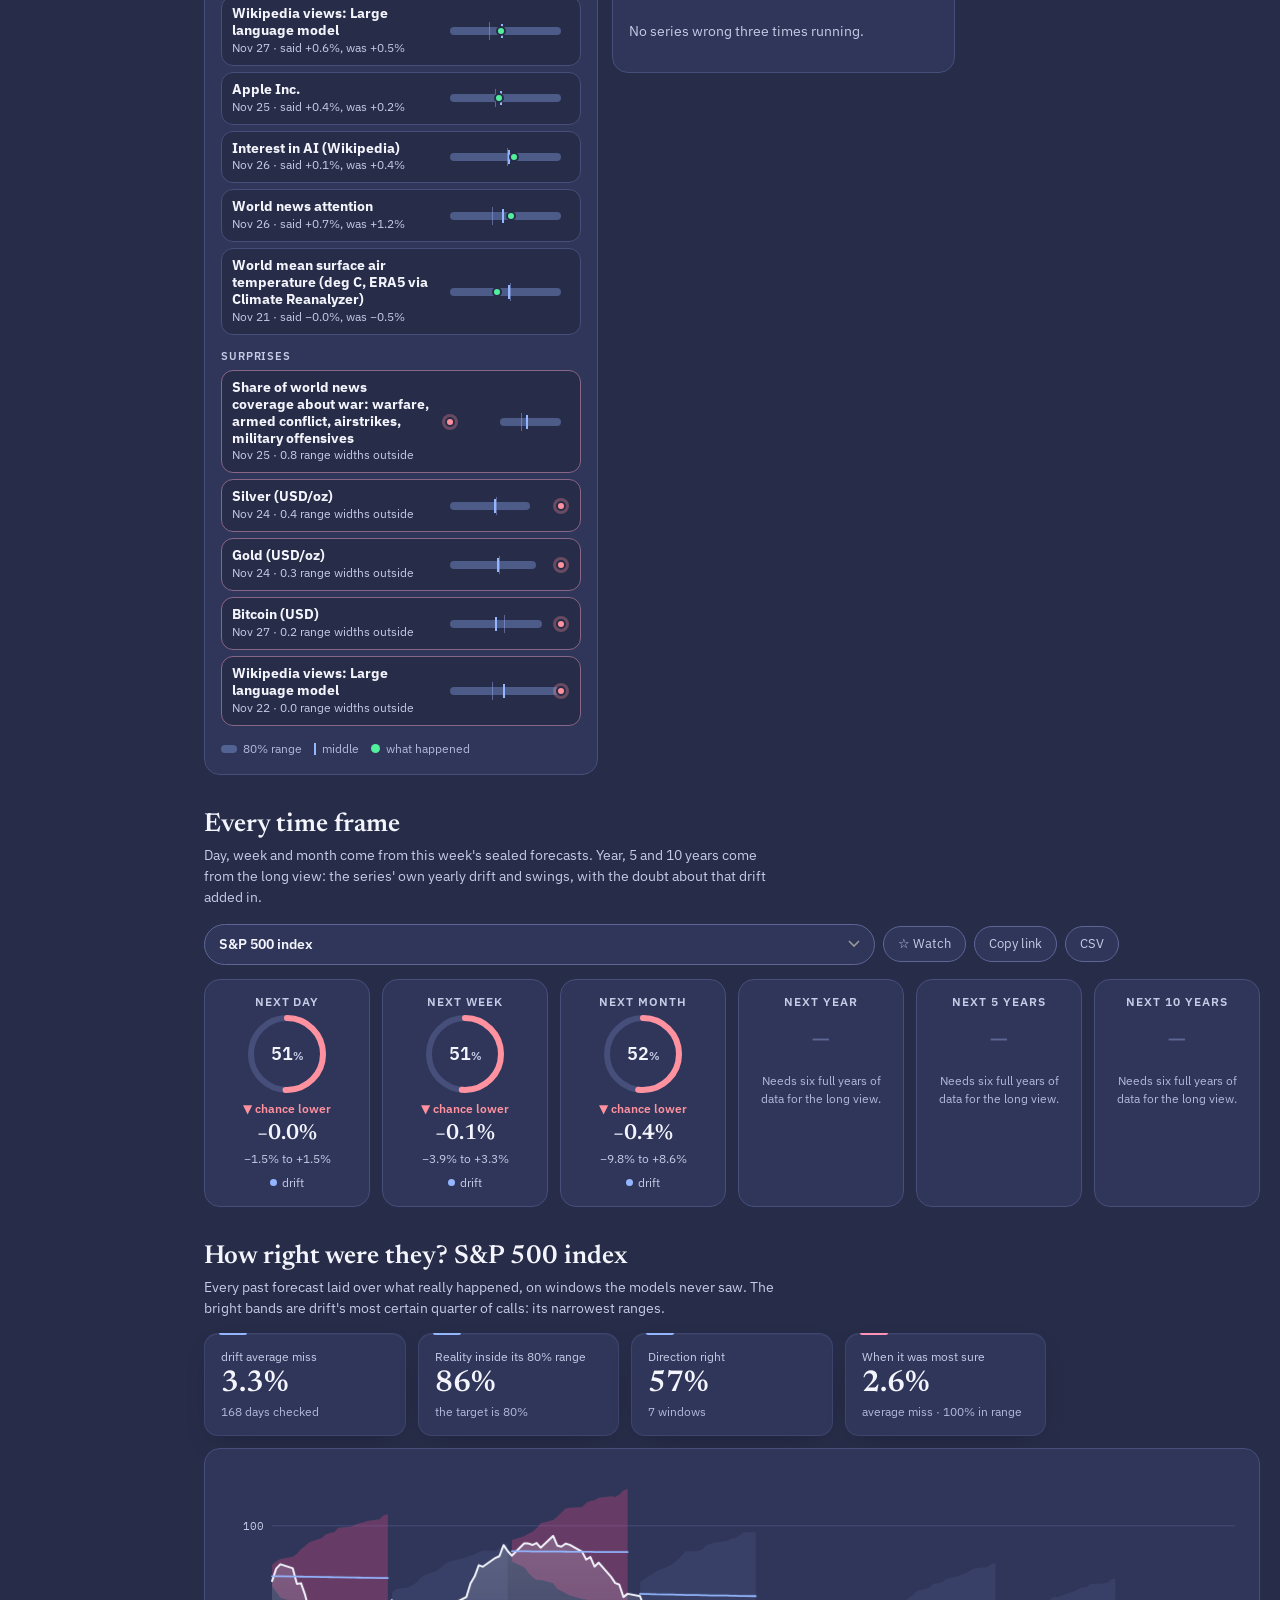
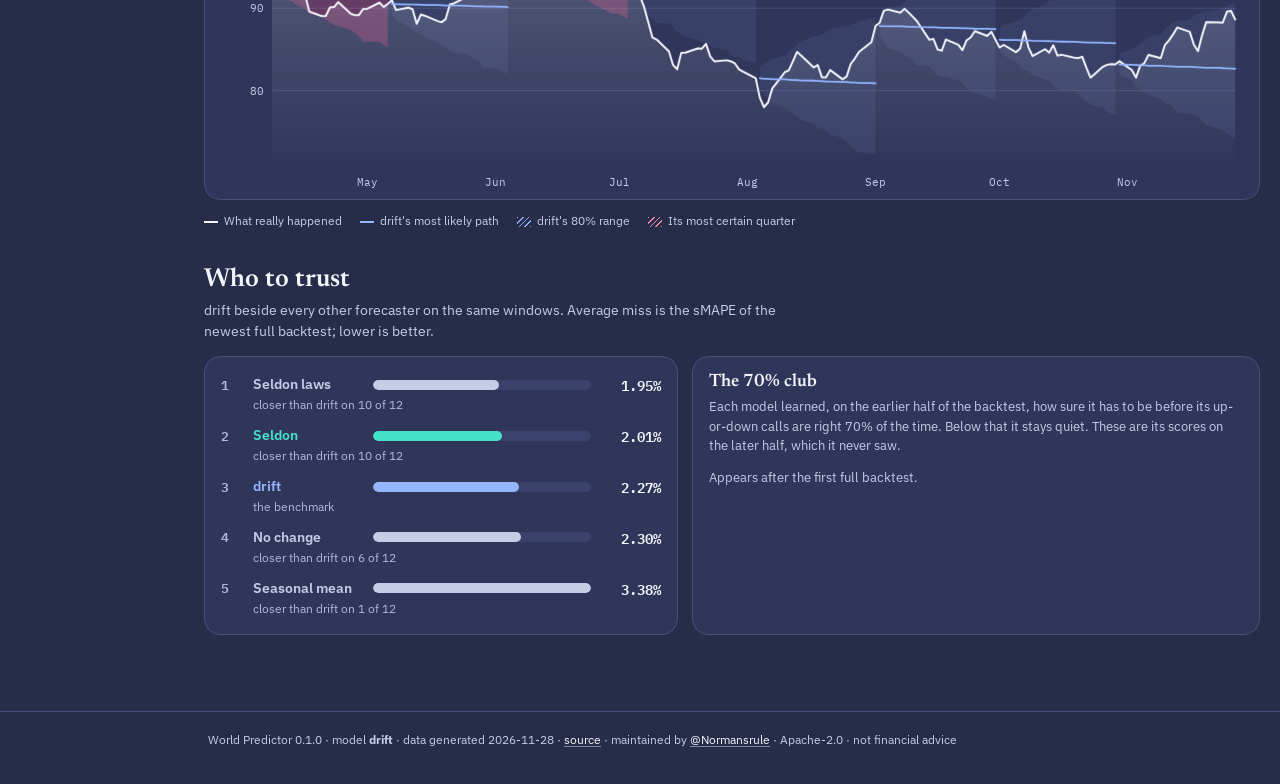
<file: site/app/index.html>
<!doctype html>
<html lang="en">
<head>
  <meta charset="utf-8">
  <meta name="viewport" content="width=device-width, initial-scale=1, viewport-fit=cover">
  <title>World Predictor · Terminal</title>
  <meta name="description" content="A forecasting terminal: Google's TimesFM and Seldon, our own psychohistory forecaster, forecast world news, politics, markets, technology and the weather. Every forecast is sealed before the future happens and scored when it arrives. Make your own call in the Lab.">
  <meta name="theme-color" content="#272c48">
  <link rel="icon" href="../assets/icon.svg" type="image/svg+xml">
  <link rel="manifest" href="../manifest.webmanifest">
  <link rel="alternate" type="application/atom+xml" title="World Predictor: sealed forecasts and results" href="../feed.xml">
  <link rel="preconnect" href="https://fonts.googleapis.com"><link rel="preconnect" href="https://fonts.gstatic.com" crossorigin>
  <link rel="stylesheet" href="https://fonts.googleapis.com/css2?family=IBM+Plex+Mono:wght@400;500;600&family=IBM+Plex+Sans:wght@400;500;600&family=Newsreader:opsz,wght@6..72,500;6..72,600&display=swap">
  <link rel="stylesheet" href="css/app.css">
  <script>document.documentElement.classList.add("js"); try { const t = localStorage.getItem("wp-theme"); if (t) document.documentElement.dataset.theme = t; const m = localStorage.getItem("wp-motion"); if (m) document.documentElement.dataset.motion = m; } catch (e) {}</script>
</head>
<body class="term">
<a class="skip" href="#main">Skip to content</a>

<header class="status" aria-label="Run status">
  <a class="mark" href="../" title="World Predictor home">
    <svg viewBox="0 0 24 24" aria-hidden="true"><circle cx="12" cy="12" r="10.5" fill="none" stroke="currentColor" stroke-width="1.5"/><path d="M3.5 14.5c3-1 4.5-5 8.5-4s5.5-3 8.5-4" fill="none" stroke="var(--tfm)" stroke-width="1.8" stroke-linecap="round"/><circle cx="12" cy="10.4" r="2.2" fill="var(--seal)"/></svg>
    <span>World Predictor</span>
  </a>
  <dl class="readouts" id="readouts"></dl>
  <button class="net" id="net" hidden aria-live="polite"><i aria-hidden="true"></i><span>Offline</span></button>
  <button class="icon-btn" id="help-btn" title="Shortcuts and offline use (?)" aria-label="Keyboard shortcuts and offline use" aria-haspopup="dialog">?</button>
  <button class="icon-btn" id="theme" title="Slate or light (T)" aria-label="Switch between the slate and light themes">
    <svg viewBox="0 0 24 24" aria-hidden="true"><circle cx="12" cy="12" r="8" fill="none" stroke="currentColor" stroke-width="1.6"/><path d="M12 4a8 8 0 0 1 0 16z" fill="currentColor"/></svg>
  </button>
</header>

<div class="cmd" role="search">
  <label class="cmd-field">
    <span class="prompt" aria-hidden="true">&gt;</span>
    <input id="cmd" type="text" autocomplete="off" spellcheck="false" placeholder="Search series" aria-label="Go to a series or view" aria-controls="cmd-list" aria-expanded="false" role="combobox" aria-autocomplete="list">
    <kbd>/</kbd>
  </label>
  <ul class="cmd-list" id="cmd-list" role="listbox" hidden></ul>
  <div class="tape" id="tape" aria-label="Newest sealed forecasts: chance each series ends higher"></div>
</div>

<div class="shell">
  <nav class="rail" aria-label="Views">
    <a href="#play" class="primary play-link"><svg viewBox="0 0 24 24" aria-hidden="true"><path d="M6 4.5v15l13-7.5z"/></svg>Play</a>
    <a href="#today" class="primary"><svg viewBox="0 0 24 24" aria-hidden="true"><circle cx="12" cy="12" r="4"/><path d="M12 2v3M12 19v3M2 12h3M19 12h3M4.9 4.9l2.1 2.1M17 17l2.1 2.1M4.9 19.1 7 17M17 7l2.1-2.1"/></svg>Today</a>
    <a href="#record" class="primary"><svg viewBox="0 0 24 24" aria-hidden="true"><path d="M4 12l5 5L20 6"/><path d="M4 21h16" opacity=".5"/></svg>Track record</a>
    <a href="#terminal" class="primary"><svg viewBox="0 0 24 24" aria-hidden="true"><circle cx="12" cy="12" r="9"/><path d="M3 12h18M12 3c3 3 3 15 0 18M12 3c-3 3-3 15 0 18"/></svg>World</a>
    <a href="#markets" class="primary"><svg viewBox="0 0 24 24" aria-hidden="true"><path d="M3 17l6-6 4 4 8-8M15 7h6v6"/></svg>Markets</a>
    <a href="#desk" class="primary"><svg viewBox="0 0 24 24" aria-hidden="true"><path d="M5 20V10M12 20V4M19 20v-7"/></svg>Scores</a>
    <details class="more-nav">
      <summary>More</summary>
      <div class="more-sheet">
      <a href="#desk" class="phone-only">Scores</a>
      <a href="#lab">Your call</a>
      <a href="#events">World events</a>
      <a href="#calendar">Coming up</a>
      <a href="#compare">Compare</a>
      <a href="#studio">Forecast Studio</a>
      <a href="#year">Year ledger</a>
      <a href="#hype">Hype cycle</a>
      <a href="#spikes">Spike watch</a>
      <a href="#monitor">Monitor</a>
      <a href="#outlook">Outlook</a>
      <a href="#series">All series</a>
      <a href="#trace">Follow a result</a>
      <a href="#replay">Replay</a>
      <a href="#horizon">How far ahead</a>
      <a href="#odds">Honest odds</a>
      <a href="#vault">Time Vault</a>
      <a href="#crowd">Crowd lab</a>
      <a href="#about">About</a>
      </div>
    </details>
  </nav>

  <main id="main" tabindex="-1">
    <div id="demo"></div>

    <section class="view" id="view-today" aria-labelledby="today-h"><div id="today-root"></div></section>

    <section class="view" id="view-events" aria-labelledby="events-h"><div id="events-root"></div></section>
    <section class="view" id="view-calendar" aria-labelledby="calendar-h"><div id="calendar-root"></div></section>
    <section class="view" id="view-compare" aria-labelledby="compare-h"><div id="compare-root"></div></section>
    <section class="view" id="view-hype" aria-labelledby="hype-h"><div id="hype-root"></div></section>
    <section class="view" id="view-spikes" aria-labelledby="spikes-h"><div id="spikes-root"></div></section>
    <section class="view" id="view-record" aria-labelledby="tr-h"><div id="record-root"></div></section>

    <section class="view" id="view-terminal" aria-labelledby="terminal-h"><div id="terminal-root"></div></section>

    <section class="view" id="view-markets" aria-labelledby="markets-h"><div id="markets-root"></div></section>

    <section class="view" id="view-monitor" aria-labelledby="monitor-h"><div id="monitor-root"></div></section>

    <section class="view" id="view-year" aria-labelledby="year-h"><div id="year-root"></div></section>

    <section class="view" id="view-desk" aria-labelledby="desk-h">
      <div class="vhead">
        <h1 id="desk-h">Is anyone better than "no change"?</h1>
        <p class="lede">Google's TimesFM against this project's own forecasters, Radiant and Seldon, with Amazon's Chronos-Bolt and the classical baselines on the same board. All scored against "tomorrow looks like today" on windows none of them saw.</p>
      </div>
      <div class="desk">
        <div class="card span3" id="board-card">
          <header class="ph"><h2>Scoreboard</h2><span class="pm" id="board-meta"></span></header>
          <div class="table-wrap"><table class="board" id="board"></table></div>
          <p class="note" id="board-note"></p>
          <div class="duel" id="duel"></div>
        </div>
        <div class="card span3" id="split-card">
          <header class="ph"><h2>When Seldon and TimesFM disagree</h2><span class="pm" id="split-meta">backtest · who was right</span></header>
          <div id="split"></div>
        </div>
        <div class="card span3" id="leader-card">
          <header class="ph"><h2>Leaderboard</h2><span class="pm">every model on the newest backtest, best first</span></header>
          <div id="leader"></div>
        </div>
        <div class="card span2">
          <header class="ph"><h2>Skill by area</h2><span class="pm">less error than "no change"; above zero is better</span></header>
          <div id="skill-chart"></div><div id="skill-legend"></div>
        </div>
        <div class="stack">
          <div class="card" id="lab-teaser">
            <header class="ph"><h2>Your record</h2><a class="pm" href="#lab">Open the Lab</a></header>
            <div id="you-record"></div>
          </div>
          <div class="card" id="plain">
            <header class="ph"><h2>In plain English</h2></header>
            <div id="plain-body"></div>
          </div>
        </div>
        <div class="card span3">
          <header class="ph"><h2>Sealed this week</h2><a class="pm" href="#outlook">All forecasts</a></header>
          <div class="table-wrap"><table class="sealed" id="sealed"></table></div>
        </div>
      </div>
    </section>

    <section class="view" id="view-play" aria-label="Call It, the game"><div id="play-root"></div></section>

    <section class="view" id="view-lab" aria-labelledby="lab-h">
      <div class="vhead">
        <h1 id="lab-h">The Lab</h1>
        <p class="lede">A real past window, ending hidden. Make your call, seal it, break the seal.</p>
      </div>
      <div id="lab-root"></div>
    </section>

    <section class="view" id="view-studio" aria-labelledby="studio-h">
      <div class="vhead">
        <h1 id="studio-h">Forecast Studio</h1>
        <p class="lede">Pick a series, date and level to get the odds from this week's sealed forecast, then seal your own call.</p>
      </div>
      <div id="studio-root"></div>
    </section>

    <section class="view" id="view-outlook" aria-labelledby="outlook-h">
      <div class="vhead">
        <h1 id="outlook-h">What they expect next</h1>
        <p class="lede">This week's sealed forecast for every series, with Seldon's range beside TimesFM's.</p>
      </div>
      <div class="chips" id="outlook-filter" role="group" aria-label="Area"></div>
      <div class="outlook">
        <div class="card list-card"><div class="table-wrap"><table class="olist" id="olist"></table></div></div>
        <div class="card detail" id="odetail" aria-live="polite"></div>
      </div>
    </section>

    <section class="view" id="view-trace" aria-labelledby="trace-h">
      <div class="vhead">
        <h1 id="trace-h">Follow one result</h1>
        <p class="lede">One forecast, traced back through every stage to its public source. Play, or step with the arrow keys.</p>
      </div>
      <div class="card trace-bar">
        <label class="pick"><span>Series</span><select id="trace-series" aria-label="Series to follow"></select></label>
        <div class="flags" id="trace-flags" aria-label="What kind of data this is"></div>
        <dl class="times" id="trace-times"></dl>
      </div>
      <div class="trace-grid">
        <div class="card pipe">
          <header class="ph"><h2>Pipeline</h2><span class="pm">arrows: data handed on</span></header>
          <div id="trace-pipe"></div>
        </div>
        <div class="card trace-main">
          <header class="ph"><h2 id="trace-title"></h2></header>
          <div id="trace-chart"></div><div id="trace-legend"></div>
          <div class="player" role="group" aria-label="Walkthrough controls">
            <button class="btn icon" id="tp-restart" title="Restart (Home)" aria-label="Restart"></button>
            <button class="btn icon" id="tp-back" title="Previous stage (←)" aria-label="Previous stage"></button>
            <button class="btn primary" id="tp-play" aria-label="Play">Play</button>
            <button class="btn icon" id="tp-next" title="Next stage (→)" aria-label="Next stage"></button>
            <input type="range" id="tp-scrub" min="0" value="0" aria-label="Stage">
            <select id="tp-speed" aria-label="Speed"><option value="0.5">0.5×</option><option value="1" selected>1×</option><option value="2">2×</option></select>
          </div>
          <p class="trace-caption" id="trace-caption" aria-live="polite"></p>
        </div>
      </div>
      <aside class="card drawer" id="trace-drawer" aria-live="polite"></aside>
      <div class="card">
        <header class="ph"><h2>Did every series make it through this run?</h2></header>
        <p class="note" id="cover-note"></p>
        <div class="table-wrap"><table id="cover-table" class="cover"></table></div>
      </div>
    </section>

    <section class="view" id="view-replay" aria-labelledby="replay-h">
      <div class="vhead">
        <h1 id="replay-h">Replay</h1>
        <p class="lede">Past forecasts meeting reality: the hatched range is what TimesFM expected, the dots what happened.</p>
      </div>
      <div class="card">
        <header class="ph"><h2 id="replay-title"></h2><span class="pm" id="replay-readout"></span></header>
        <div class="controls">
          <button class="btn primary" id="replay-play">Play</button>
          <input type="range" id="replay-slider" min="0" value="0" aria-label="Forecast date">
        </div>
        <div id="replay-chart"></div><div id="replay-legend"></div>
      </div>
    </section>

    <section class="view" id="view-horizon" aria-labelledby="horizon-h">
      <div class="vhead">
        <h1 id="horizon-h">How far ahead can it see?</h1>
        <p class="lede">Skill at each step ahead. Where a line drops below zero, the model has run out of foresight: the "Seldon horizon".</p>
      </div>
      <div class="card"><header class="ph"><h2>Skill by steps ahead</h2><span class="pm" id="horizon-meta"></span></header><div id="horizon-chart"></div></div>
    </section>

    <section class="view" id="view-odds" aria-labelledby="odds-h">
      <div class="vhead">
        <h1 id="odds-h">Are its odds honest?</h1>
        <p class="lede">Honest odds sit on the dotted line: "70%" calls should come true about 70% of the time.</p>
      </div>
      <div class="card"><header class="ph"><h2>Calibration</h2><span class="pm">chance it gave vs how often it happened</span></header><div id="odds-chart"></div><div id="odds-legend"></div></div>
    </section>

    <section class="view" id="view-vault" aria-labelledby="vault-h">
      <div class="vhead">
        <h1 id="vault-h">The Time Vault</h1>
        <p class="lede">Predictions sealed before the future happened, opened and scored as their dates arrive.</p>
      </div>
      <div class="two">
        <div class="card"><header class="ph"><h2>Reality inside its 80% range</h2></header><div id="vault-inside"></div></div>
        <div class="card"><header class="ph"><h2>Odds score</h2><span class="pm">Brier, lower is better</span></header><div id="vault-brier"></div></div>
      </div>
      <p class="note" id="vault-note"></p>
      <div class="card tg-card">
        <header class="ph"><h2>Track record grid</h2><span class="pm" id="vault-grid-meta"></span></header>
        <p class="note tg-lede">Every series down the side, every day a sealed forecast came due across the top. A square is green when reality landed inside the 80% range, red when it landed outside, amber when some of that day's forecasts did (each week's batch reaches the same day from a different distance). Hover a square for the count; click a row to open the series. The bottom row is the share of all series inside that day, so a red column is a day the whole world surprised the model.</p>
        <div class="chips" id="vault-grid-filter" role="group" aria-label="Filter the grid by area"></div>
        <div class="tg" id="vault-grid"></div>
        <p class="tg-key" aria-hidden="true"><i class="tg-all"></i> all inside <i class="tg-some"></i> some inside <i class="tg-none"></i> outside <i class="tg-gap"></i> nothing due</p>
      </div>
      <div class="card">
        <header class="ph"><h2>Every opened forecast</h2><span class="pm" id="vault-opened-meta"></span></header>
        <div class="chips" id="vault-filter" role="group" aria-label="Filter by area"></div>
        <div class="table-wrap opened-wrap"><table id="vault-opened" class="dense opened"></table></div>
        <p class="note" id="vault-lag" hidden>† Sealed after its date but before the source published that day's value (Wikipedia and GDELT run a day or two behind). The model never saw it, but it is a forecast of unpublished data rather than of the future.</p>
      </div>
    </section>

    <section class="view" id="view-crowd" aria-labelledby="crowd-h">
      <div class="vhead">
        <p class="flag hypo">Simulation · synthetic people, not survey data</p>
        <h1 id="crowd-h">Why crowds are predictable</h1>
        <p class="lede">Simulated people: a small shared tide plus a lot of personal noise. Grow the crowd and the noise cancels out.</p>
      </div>
      <div class="card">
        <header class="ph"><h2>Crowd size</h2><span class="pm" id="crowd-label"></span></header>
        <div class="controls">
          <input type="range" id="crowd-slider" min="0" value="0" aria-label="Crowd size">
          <span class="stat" id="crowd-share"></span><span class="note">predictable</span>
        </div>
        <div id="crowd-chart"></div><div id="crowd-legend"></div>
      </div>
    </section>

    <section class="view" id="view-series" aria-labelledby="series-h">
      <div id="series-all">
        <div class="vhead">
          <h1 id="series-h">Every series</h1>
          <p class="lede">Backtest results for each series. Sort by any column, or open a series to see every forecast it made.</p>
        </div>
        <div class="card table-wrap"><table id="series-table" class="dense"></table></div>
      </div>
      <div id="series-page" hidden></div>
    </section>

    <section class="view" id="view-about" aria-labelledby="about-h">
      <div class="vhead"><h1 id="about-h">About this terminal</h1></div>
      <div class="two">
        <div class="card prose">
          <header class="ph"><h2>Two ways to use it</h2></header>
          <p><b>On the web</b> (this page): nothing to install. GitHub Pages serves the app with the newest weekly forecasts.</p>
          <p><b>On your computer</b>: the full version runs TimesFM itself and opens this same app. <code>psychohistory app</code> builds it and opens <code>http://localhost:8000</code>.</p>
          <p><a id="repo-link" href="https://github.com/Normansrule/world-predictor">Source code and instructions on GitHub</a>. Maintained by <a href="https://github.com/Normansrule">@Normansrule</a>.</p>
        </div>
        <div class="card prose">
          <header class="ph"><h2>How it is scored</h2></header>
          <p><b>Skill</b> is 1 − error(model) ÷ error("no change"). <b>80% range</b>: it should catch reality 8 times in 10.
            <b>Odds score</b> (Brier): 0 is perfect, 0.25 is a coin flip. Backtests never let a model see the future it is tested on.</p>
          <p><b>Seldon</b> is our own forecaster, built to beat TimesFM: four laws of crowd behaviour (inertia, drift, momentum, reversion, on top of the weekly rhythm)
            and TimesFM itself in one council. The laws' share of the vote is learned per area from finished windows only; until they have beat TimesFM there, TimesFM
            keeps the vote. <b>Seldon laws</b> is the same council without TimesFM. Both are scored by the same code on the same windows and are allowed to lose.</p>
          <p>Nothing here is financial advice.</p>
        </div>
        <div class="card prose">
          <header class="ph"><h2>Keys</h2></header>
          <dl class="keys">
            <dt><kbd>1</kbd>…<kbd>0</kbd></dt><dd>Switch view</dd>
            <dt><kbd>/</kbd></dt><dd>Go to a series or view</dd>
            <dt><kbd>K</kbd></dt><dd>Track record: every call, right or wrong</dd>
            <dt><kbd>T</kbd></dt><dd>Slate or light theme</dd>
            <dt><kbd>↑</kbd> <kbd>↓</kbd></dt><dd>Move your call in the Lab (with <kbd>Shift</kbd>: faster)</dd>
            <dt><kbd>[</kbd> <kbd>]</kbd></dt><dd>Narrow or widen your range</dd>
            <dt>hold <kbd>Space</kbd></dt><dd>Seal your call, then break the seal</dd>
            <dt><kbd>N</kbd></dt><dd>Next Lab round</dd>
          </dl>
        </div>
        <div class="card prose">
          <header class="ph"><h2>Built on</h2></header>
          <p><a href="https://github.com/google-research/timesfm">TimesFM</a> (Google Research) ·
            <a href="https://github.com/amazon-science/chronos-forecasting">Chronos</a> ·
            <a href="https://github.com/Nixtla/statsforecast">statsforecast</a>.
            Data: <a href="https://www.gdeltproject.org/">GDELT</a>, Yahoo Finance via yfinance,
            <a href="https://wikitech.wikimedia.org/wiki/Analytics/AQS/Pageviews">Wikimedia</a>,
            <a href="https://ourworldindata.org/">Our World in Data</a>.
            Web app and download model from <a href="https://github.com/koala73/worldmonitor">World Monitor</a> and
            <a href="https://github.com/Normansrule/worldmonitor">Terra Atlas</a>.</p>
        </div>
      </div>
    </section>
  </main>
</div>
<footer class="foot" id="footer"></footer>
<div class="toast" id="toast" role="status" aria-live="polite"></div>

<dialog id="help" aria-labelledby="help-h">
  <header><h2 id="help-h">Shortcuts and offline</h2><button class="icon-btn" data-close aria-label="Close">✕</button></header>
  <div class="help-keys"></div>
  <p class="help-motion">Motion: <button class="btn small" id="motion-btn" aria-pressed="false">Full</button> <span>Calm stills the moving backdrop and the entrances; your system's reduced-motion setting always wins.</span></p>
  <p>Everything is also one tap away: the five buttons on the left (at the bottom on a phone), and More for the rest. <a href="#about" data-close>About World Predictor</a></p>
  <div id="offline-box"></div>
  <div id="follow-box">
    <h3>Follow along</h3>
    <p><a class="btn" href="../feed.xml" data-web="feed.xml">News feed</a> <a class="btn" href="../api/index.json" data-web="api/index.json">JSON API</a></p>
    <p>The feed (Atom, for any feed reader) gets an entry for every newly sealed batch and every week of forecasts that came due.
      The API is every series' newest sealed forecast as plain JSON, for spreadsheets and scripts. To put one forecast on your own web page, use <b>Embed</b> on its series page.</p>
  </div>
</dialog>
<script src="data/data.js"></script>
<script src="data/pipeline.js"></script>
<script src="vendor/anime.umd.min.js"></script>
<script src="js/motion.js"></script>
<script src="js/charts.js"></script>
<script src="js/trace.js"></script>
<script src="js/lab.js"></script>
<script src="js/studio.js"></script>
<script src="js/advice.js"></script>
<script src="js/series.js"></script>
<script src="js/markets.js"></script>
<script src="js/monitor.js"></script>
<script src="js/terminal.js"></script>
<script src="js/year.js"></script>
<script src="js/events.js"></script>
<script src="js/calendar.js"></script>
<script src="js/compare.js"></script>
<script src="js/hype.js"></script>
<script src="js/spikes.js"></script>
<script src="js/record.js"></script>
<script src="js/race.js"></script>
<script src="js/fastlane.js"></script>
<script src="js/share.js"></script>
<script src="js/today.js"></script>
<script src="js/play.js"></script>
<script src="js/app.js"></script>
<script src="js/offline.js"></script>
</body>
</html>
</file>
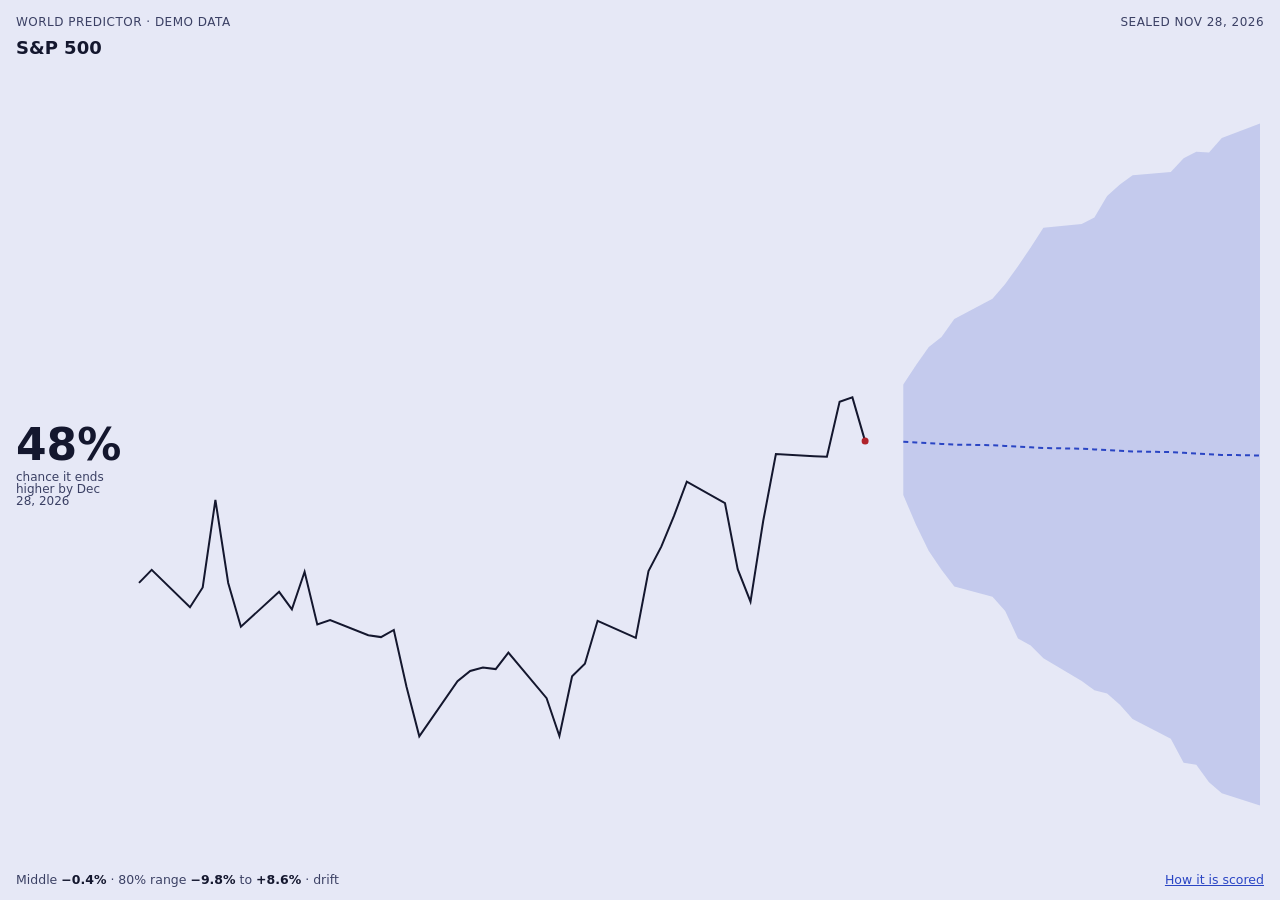
<file: site/app/embed.html>
<!doctype html>
<html lang="en">
<head>
  <meta charset="utf-8">
  <meta name="viewport" content="width=device-width, initial-scale=1">
  <title>World Predictor forecast card</title>
  <meta name="robots" content="noindex">
  <!-- A small card for one sealed forecast, made to sit inside an <iframe> on any web page:
       embed.html#gold (add ?theme=light or ?theme=dark to fix the colours). Reads the same data.js as the app. -->
  <style>
    :root { --bg: #272c48; --panel: #30365a; --ink: #f4f5fc; --ink-2: #c6cbe6; --line: #464e7a; --tfm: #93b6ff; --band: rgba(147,182,255,.28);
      --up: #52ef9d; --down: #ff929e; --seal: #d9413f; color-scheme: dark; }
    :root[data-theme="light"] { --bg: #e6e8f6; --panel: #f1f2fb; --ink: #14172e; --ink-2: #3b4064; --line: #c8cce6; --tfm: #2a45c4; --band: rgba(42,69,196,.18);
      --up: #0f6a3e; --down: #a3172f; --seal: #b0232b; color-scheme: light; }
    @media (prefers-color-scheme: light) { :root:not([data-theme="dark"]) { --bg: #e6e8f6; --panel: #f1f2fb; --ink: #14172e; --ink-2: #3b4064; --line: #c8cce6;
      --tfm: #2a45c4; --band: rgba(42,69,196,.18); --up: #0f6a3e; --down: #a3172f; --seal: #b0232b; color-scheme: light; } }
    * { box-sizing: border-box; }
    html, body { margin: 0; height: 100%; }
    body { background: var(--bg); color: var(--ink); font: 14px/1.4 system-ui, -apple-system, "Segoe UI", sans-serif; }
    .card { height: 100%; padding: 14px 16px 12px; display: grid; grid-template-rows: auto auto 1fr auto; gap: 6px; min-height: 220px; }
    .top { display: flex; justify-content: space-between; gap: 12px; align-items: baseline; color: var(--ink-2); font-size: 12px; letter-spacing: .04em; text-transform: uppercase; }
    h1 { margin: 0; font-size: 18px; line-height: 1.25; }
    .main { display: grid; grid-template-columns: auto 1fr; gap: 14px; align-items: center; min-height: 0; }
    .p { font-size: 44px; font-weight: 800; line-height: 1; font-variant-numeric: tabular-nums; }
    .p.up { color: var(--up); } .p.down { color: var(--down); }
    .p small { display: block; font-size: 12px; font-weight: 500; color: var(--ink-2); margin-top: 4px; max-width: 13ch; }
    .chart { position: relative; width: 100%; height: 100%; min-height: 90px; }
    .chart svg { position: absolute; inset: 0; display: block; }
    .foot { display: flex; justify-content: space-between; gap: 12px; flex-wrap: wrap; font-size: 12.5px; color: var(--ink-2); }
    .foot b { color: var(--ink); font-weight: 600; }
    a { color: var(--tfm); }
    a:focus-visible { outline: 2px solid var(--tfm); outline-offset: 2px; }
    .empty { padding: 20px; color: var(--ink-2); }
  </style>
  <script>try { const t = new URLSearchParams(location.search).get("theme"); if (t === "light" || t === "dark") document.documentElement.dataset.theme = t; } catch (e) {}</script>
</head>
<body>
<main id="card" class="card" aria-live="polite"></main>
<script src="data/data.js"></script>
<script>
(function () {
  const D = window.WP_DATA || {};
  const host = document.getElementById("card");
  const esc = (s) => String(s).replace(/[&<>"']/g, (c) => ({ "&": "&amp;", "<": "&lt;", ">": "&gt;", '"': "&quot;", "'": "&#39;" }[c]));
  const pct = (p) => (p < 0.01 ? "<1%" : p > 0.99 ? ">99%" : Math.round(p * 100) + "%");
  const sp = (v) => (v >= 0 ? "+" : "−") + Math.abs(v * 100).toFixed(1) + "%";
  const day = (s) => new Date(String(s).slice(0, 10) + "T12:00:00Z").toLocaleDateString(undefined, { day: "numeric", month: "short", year: "numeric", timeZone: "UTC" });
  const app = "index.html";

  function render() {
    const want = decodeURIComponent(location.hash.slice(1));
    const all = D.outlook || [];
    const o = all.find((x) => x.id === want) || all[0];
    if (!o) { host.innerHTML = `<p class="empty">No sealed forecast yet. <a href="${app}" target="_top">Open World Predictor</a></p>`; return; }
    const model = /^timesfm/.test((D.meta || {}).model || "") ? "TimesFM" : ((D.meta || {}).model || "the model");
    const cls = o.p_up >= 0.55 ? "up" : o.p_up <= 0.45 ? "down" : "";
    document.title = `${o.title}: ${pct(o.p_up)} chance higher by ${day(o.target_date)}`;
    host.innerHTML = `
      <div class="top"><span>World Predictor${D.meta && D.meta.demo ? " · demo data" : ""}</span><span>Sealed ${esc(day(o.made_on))}</span></div>
      <h1>${esc(o.title)}</h1>
      <div class="main">
        <div class="p ${cls}">${pct(o.p_up)}<small>chance it ends higher by ${esc(day(o.target_date))}</small></div>
        <div class="chart" id="chart"></div>
      </div>
      <div class="foot"><span>Middle <b>${sp(o.change)}</b> · 80% range <b>${sp(o.low)}</b> to <b>${sp(o.high)}</b> · ${esc(model)}</span>
        <a href="${app}#series/${encodeURIComponent(o.id)}" target="_top">How it is scored</a></div>`;
    draw(o);
  }

  let shown = null;
  function draw(o) {
    shown = o || shown; const slot = document.getElementById("chart"); if (!slot || !shown) return;
    slot.innerHTML = chart(shown, Math.max(120, slot.clientWidth), Math.max(80, slot.clientHeight));
  }

  // Two months of history in ink, the 80% fan ahead in the forecast colour, the sealing day as a red dot.
  function chart(o, W, H) {
    const hist = (o.history || []).slice(-42), fan = o.fan || [];
    const t = (s) => Date.parse(String(s).slice(0, 10));
    const pts = hist.map(([d, v]) => [t(d), v]).concat(fan.flatMap(([d, a, , b]) => [[t(d), a], [t(d), b]]));
    if (pts.length < 2) return "<span></span>";
    const xs = pts.map((p) => p[0]), ys = pts.map((p) => p[1]);
    const ta = Math.min(...xs), tb = Math.max(...xs), va = Math.min(...ys), vb = Math.max(...ys), pad = (vb - va) * 0.08 || 1;
    const sx = (v) => (4 + (W - 8) * (v - ta) / Math.max(1, tb - ta)).toFixed(1), sy = (v) => (H - 4 - (H - 8) * (v - va + pad) / (vb - va + 2 * pad)).toFixed(1);
    const line = (arr) => arr.map(([x, y], i) => (i ? "L" : "M") + sx(x) + " " + sy(y)).join("");
    const band = fan.length ? line(fan.map(([d, a]) => [t(d), a])) + fan.slice().reverse().map(([d, , , b]) => "L" + sx(t(d)) + " " + sy(b)).join("") + "Z" : "";
    const last = hist[hist.length - 1];
    return `<svg viewBox="0 0 ${W} ${H}" width="${W}" height="${H}" role="img" aria-label="Recent history and the 80% forecast range ahead">
      ${band ? `<path d="${band}" fill="var(--band)"/>` : ""}
      ${fan.length ? `<path d="${line(fan.map(([d, , m]) => [t(d), m]))}" fill="none" stroke="var(--tfm)" stroke-width="2" stroke-dasharray="5 4"/>` : ""}
      <path d="${line(hist.map(([d, v]) => [t(d), v]))}" fill="none" stroke="var(--ink)" stroke-width="2"/>
      ${last ? `<circle cx="${sx(t(last[0]))}" cy="${sy(last[1])}" r="3.5" fill="var(--seal)"/>` : ""}
    </svg>`;
  }

  window.addEventListener("hashchange", render);
  window.addEventListener("resize", () => draw());
  render();
})();
</script>
</body>
</html>
</file>
<file: site/app/css/app.css>
/* World Predictor · "The Sealed Ledger" terminal.
   One stylesheet for the app and (with site.css) the landing page. No framework.

   Colour carries meaning and nothing else, and every colour is backed by a word, a shape or a pattern:
     ink        what really happened (solid line)
     periwinkle TimesFM, the model under test (hatched range)
     teal       Seldon, TimesFM corrected by its own track record (dotted range)
     violet     you, in the Lab and in your own sealed calls
     seal red   the seal: a forecast written down before the future happens
     green/red  better / worse than "no change"
     orange, rose, gold, orchid, sky   the five areas: world news, politics, markets, technology, weather
     yellow, orange, hot pink   alert tiers: 75%, 85% and 95% chance of going higher
   Dusk, a mid-tone indigo with a warm aura, is the default: blue for trust, warm accents for energy.
   A soft light theme is one key (T) away.
   Spacing scale: 4 8 12 16 24 32 48. Type scale: 11 12 13 14 16 20 28 40. */

:root {
  --bg: #272c48; --panel: #30365a; --panel-2: #3a416a; --line: #464e7a; --line-2: #5d6696;
  --ink: #f4f5fc; --ink-2: #c6cbe6; --ink-3: #b3b9db;
  --tfm: #93b6ff; --seldon: #46e2c8; --you: #c9a4ff; --seal: #d9413f; --seal-fill: #c23634;
  --up: #52ef9d; --down: #ff929e; --warn: #ffd166; --hypo: #f0a8e2; --radiant: #ffad45; --rival: #9be06a;
  --t-watch: #ffd34d; --t-major: #ffa05a; --t-world: #ff92b6; --band-sure: rgba(255, 79, 139, .26);
  --grad: linear-gradient(100deg, #9b87ff 0%, #ff5fa2 52%, #ffb347 100%);
  --aura: radial-gradient(1200px 520px at 8% -10%, rgba(155, 135, 255, .22), transparent 60%), radial-gradient(900px 480px at 100% 0%, rgba(255, 95, 162, .14), transparent 60%);
  --news: #ff9f6b; --markets: #ffd166; --tech: #e39cf2; --politics: #ff96c8; --weather: #6fd0f2;
  --on-tfm: #141a2e; --on-seal: #fff6ef;
  --band: rgba(147, 182, 255, .18); --band-faint: rgba(147, 182, 255, .08); --band-s: rgba(78, 214, 200, .14); --band-y: rgba(196, 168, 255, .16);
  --tip-bg: #edf1f5; --tip-ink: #262d36;
  --shadow: 0 1px 0 rgba(255, 255, 255, .04) inset, 0 8px 24px rgba(10, 14, 20, .28);
  color-scheme: dark;

  /* Aliases the chart kit, the trace view and the engine drawing use. */
  --text: var(--ink); --muted: var(--ink-2); --surface: var(--panel); --surface-2: var(--panel-2);
  --accent: var(--tfm); --forecast: var(--tfm); --observed: var(--ink); --green: var(--up); --coral: var(--down);
  --on-accent: var(--on-tfm); --glow: rgba(157, 180, 255, .08);

  --sans: "IBM Plex Sans", system-ui, -apple-system, "Segoe UI", Roboto, sans-serif;
  --mono: "IBM Plex Mono", ui-monospace, SFMono-Regular, Menlo, Consolas, monospace;
  --display: "Newsreader", "Iowan Old Style", "Palatino Linotype", Georgia, serif;
  --font: var(--sans);
  --ease: cubic-bezier(.23, 1, .32, 1);       /* strong ease-out: entrances and feedback */
  --ease-move: cubic-bezier(.77, 0, .175, 1);  /* ease-in-out: things travelling on screen */
  --r: 4px;
  --rail: 184px;
}
/* Soft light: grey paper rather than white, for daylight. */
:root[data-theme="light"] {
  --bg: #e6e8f6; --panel: #f1f2fb; --panel-2: #dee1f2; --line: #c8cce6; --line-2: #a7add2;
  --ink: #14172e; --ink-2: #3b4064; --ink-3: #4a4f74;
  --tfm: #2a45c4; --seldon: #04665e; --you: #6034c0; --seal: #b0232b; --seal-fill: #b0232b;
  --up: #0f6a3e; --down: #a3172f; --warn: #6e4c00; --hypo: #77315f; --radiant: #8c4600; --rival: #3d6b12;
  --t-watch: #845900; --t-major: #a4440a; --t-world: #bd1150; --band-sure: rgba(189, 17, 80, .16);
  --grad: linear-gradient(100deg, #5b3fd6 0%, #c8166a 55%, #b45a00 100%);
  --aura: radial-gradient(1200px 520px at 8% -10%, rgba(91, 63, 214, .12), transparent 60%), radial-gradient(900px 480px at 100% 0%, rgba(200, 22, 106, .08), transparent 60%);
  --news: #9c4413; --markets: #6e4c00; --tech: #7f3393; --politics: #9b1f5e; --weather: #0b5c7a;
  --on-tfm: #ffffff; --on-seal: #fff7f2;
  --band: rgba(35, 67, 181, .12); --band-faint: rgba(35, 67, 181, .05); --band-s: rgba(8, 97, 95, .12); --band-y: rgba(90, 55, 173, .12);
  --tip-bg: #111922; --tip-ink: #e9edf2;
  --shadow: 0 1px 2px rgba(17, 25, 34, .06), 0 6px 18px rgba(17, 25, 34, .08);
  --glow: rgba(35, 67, 181, .06);
  color-scheme: light;
}

/* ---------- base ---------- */
* { box-sizing: border-box; }
html { -webkit-text-size-adjust: 100%; scrollbar-color: var(--line-2) var(--bg); }
html, body { margin: 0; background: var(--bg); color: var(--ink); }
body { background: var(--aura), var(--bg); background-attachment: fixed; }
body { font: 400 14px/1.5 var(--sans); -webkit-font-smoothing: antialiased; font-feature-settings: "ss02"; }
a { color: inherit; text-decoration-color: color-mix(in srgb, currentColor 45%, transparent); text-underline-offset: .2em; text-decoration-thickness: 1px; }
@media (hover: hover) { a:hover { text-decoration-color: currentColor; } }
::selection { background: color-mix(in srgb, var(--tfm) 35%, transparent); color: var(--ink); }
:focus-visible { outline: 2px solid var(--tfm); outline-offset: 2px; }
html { accent-color: var(--tfm); caret-color: var(--tfm); }
small { font-size: max(11.5px, .85em); }
button, input, select { font: inherit; color: inherit; }
button { cursor: pointer; }
.skip { position: absolute; left: -999px; top: 8px; z-index: 99; background: var(--tfm); color: var(--on-tfm); padding: 8px 12px; border-radius: var(--r); font-weight: 600; }
.skip:focus { left: 8px; }
kbd { font: 500 11px/1 var(--mono); border: 1px solid var(--line-2); border-bottom-width: 2px; border-radius: 3px; padding: 2px 5px; color: var(--ink-2); background: var(--panel); }
code { font: 13px var(--mono); background: var(--panel-2); padding: 1px 5px; border-radius: 2px; }
.num, table, .stat, .readouts dd { font-variant-numeric: tabular-nums; }
.nw { white-space: nowrap; }
.sr { position: absolute; width: 1px; height: 1px; overflow: hidden; clip: rect(0 0 0 0); white-space: nowrap; }

/* ---------- status bar: what this terminal is showing, at a glance ---------- */
.status { position: sticky; top: 0; z-index: 20; display: flex; align-items: center; gap: 12px; height: 40px; padding: 0 12px 0 16px;
  background: var(--bg); border-bottom: 1px solid var(--line); }
.mark { display: flex; align-items: center; min-height: 32px; min-width: 32px; gap: 8px; text-decoration: none; font: 600 14px/1 var(--sans); letter-spacing: .01em; white-space: nowrap; }
.mark svg { width: 20px; height: 20px; flex: none; }
.readouts { display: flex; gap: 0; margin: 0 0 0 8px; min-width: 0; overflow: hidden; flex: 1;
  mask-image: linear-gradient(90deg, #000 calc(100% - 32px), transparent); }
.readouts div { display: flex; align-items: baseline; gap: 6px; padding: 0 12px; border-left: 1px solid var(--line); white-space: nowrap; }
.readouts dt { font: 500 11px/1 var(--sans); color: var(--ink-2); text-transform: uppercase; letter-spacing: .06em; }
.readouts dd { margin: 0; font: 500 12px/1 var(--mono); color: var(--ink); }
.readouts .live dd::before { content: ""; display: inline-block; width: 6px; height: 6px; border-radius: 50%; background: var(--up); margin-right: 6px; vertical-align: 1px; }
.readouts .demo dd { color: var(--warn); }
.readouts .demo dd::before { content: "! "; font-weight: 700; }
.icon-btn { width: 32px; height: 32px; display: grid; place-items: center; border: 1px solid var(--line); border-radius: var(--r); background: var(--panel);
  flex: none; transition: transform .16s var(--ease), border-color .15s ease; }
.icon-btn svg { width: 16px; height: 16px; }
@media (hover: hover) { .icon-btn:hover { border-color: var(--line-2); } }
.icon-btn:active { transform: scale(.94); }

/* ---------- command bar and tape ---------- */
.cmd { position: sticky; top: 40px; z-index: 19; display: flex; align-items: stretch; height: 40px; background: var(--panel); border-bottom: 1px solid var(--line); }
.cmd-field { display: flex; align-items: center; gap: 8px; width: var(--rail); flex: none; padding: 0 10px 0 16px; border-right: 1px solid var(--line); cursor: text; }
.cmd-field .prompt { font: 600 14px var(--mono); color: var(--tfm); }
.cmd-field input { flex: 1; min-width: 0; border: 0; background: none; outline: none; font: 13px var(--sans); padding: 0; height: 100%; }
.cmd-field input::placeholder { color: var(--ink-3); }
.cmd-field:focus-within { box-shadow: inset 0 -2px 0 var(--tfm); }
.cmd-list { position: absolute; top: 100%; left: 0; width: min(440px, 100vw); max-height: 60vh; overflow: auto; margin: 0; padding: 4px; list-style: none;
  background: var(--panel); border: 1px solid var(--line-2); border-top: 0; box-shadow: var(--shadow); z-index: 30;
  transform-origin: top left; animation: drop .16s var(--ease); }
@keyframes drop { from { opacity: 0; transform: translateY(-4px); } }
.cmd-list li { display: flex; justify-content: space-between; gap: 12px; padding: 8px 10px; border-radius: 2px; cursor: pointer; font-size: 13px; }
.cmd-list li small { color: var(--ink-2); font: 12px var(--mono); }
.cmd-list li[aria-selected="true"] { background: var(--panel-2); box-shadow: inset 2px 0 0 var(--tfm); }
.tape { flex: 1; display: flex; overflow-x: auto; scrollbar-width: none; min-width: 0; }
.tape::-webkit-scrollbar { display: none; }
.tape a { display: flex; align-items: center; gap: 8px; padding: 0 14px; border-right: 1px solid var(--line); text-decoration: none; white-space: nowrap; font: 12px/1 var(--mono);
  transition: background-color .15s ease; }
@media (hover: hover) { .tape a:hover { background: var(--panel-2); } }
.tape b { font: 600 12px/1 var(--sans); letter-spacing: .02em; }
.tape .up { color: var(--up); } .tape .down { color: var(--down); } .tape .flat { color: var(--ink-2); }

/* ---------- shell: function rail + views ---------- */
.shell { display: grid; grid-template-columns: var(--rail) minmax(0, 1fr); min-height: calc(100vh - 80px); }
.rail { position: sticky; top: 80px; align-self: start; height: calc(100vh - 80px); overflow-y: auto; border-right: 1px solid var(--line); padding: 8px 0 24px; display: flex; flex-direction: column; }
.rail a { display: flex; align-items: center; gap: 10px; padding: 8px 16px; text-decoration: none; color: var(--ink-2); font-size: 13px; position: relative;
  transition: color .15s ease, background-color .15s ease; }
.rail a kbd { min-width: 20px; text-align: center; }
@media (hover: hover) { .rail a:hover { color: var(--ink); background: var(--panel); } }
.rail a[aria-current="page"] { color: var(--ink); background: var(--panel); }
.rail a[aria-current="page"]::before { content: ""; position: absolute; left: 0; top: 6px; bottom: 6px; width: 2px; background: var(--tfm); }
.rail a[aria-current="page"] kbd { border-color: var(--tfm); color: var(--tfm); }

main { padding: 16px 20px 40px; min-width: 0; outline: none; }
.view { display: none; max-width: 1400px; }
.view.active { display: block; animation: enter .22s var(--ease); }
@keyframes enter { from { opacity: 0; transform: translateY(4px); } }

.vhead { margin: 0 0 14px; max-width: 78ch; }
h1 { font: 600 clamp(24px, 2.2vw, 30px)/1.1 var(--display); letter-spacing: -.015em; margin: 0 0 8px; text-wrap: balance; font-optical-sizing: auto; }
.lede { color: var(--ink-2); font-size: 14px; margin: 0; max-width: 72ch; text-wrap: pretty; }
.note { color: var(--ink-2); font-size: 13px; margin: 12px 0 0; max-width: 90ch; text-wrap: pretty; }
.caption { color: var(--ink-2); font-size: 13px; margin: 0 0 12px; }

/* ---------- panels ---------- */
.card { position: relative; background: var(--panel); border: 1px solid var(--line); border-radius: var(--r); padding: 0 14px 12px; margin-bottom: 12px; min-width: 0; }
.ph { display: flex; align-items: center; justify-content: space-between; gap: 12px; min-height: 36px; margin: 0 -14px 12px; padding: 0 14px;
  border-bottom: 1px solid var(--line); background: var(--panel-2); border-radius: var(--r) var(--r) 0 0; }
.ph h2, .card > h2 { font: 600 12px/1.2 var(--sans); text-transform: uppercase; letter-spacing: .07em; margin: 0; color: var(--ink); }
.pm { font: 12px/1.3 var(--sans); color: var(--ink-2); text-align: right; }
a.pm { text-decoration: none; color: var(--tfm); white-space: nowrap; }
a.pm::after { content: " →"; }
.prose p { margin: 0 0 12px; max-width: 70ch; }
.prose b { font-weight: 600; }
.two { display: grid; grid-template-columns: repeat(auto-fit, minmax(min(100%, 360px), 1fr)); gap: 12px; }
.two > .card { margin: 0; }
.empty { color: var(--ink-2); padding: 32px 16px; text-align: center; border: 1px dashed var(--line-2); border-radius: var(--r); font-size: 13px; }
.empty b { color: var(--ink); display: block; font-weight: 600; margin-bottom: 4px; }

.demo-banner { display: flex; gap: 12px; align-items: baseline; border: 1px solid color-mix(in srgb, var(--warn) 50%, var(--line)); border-radius: var(--r); padding: 10px 14px; margin-bottom: 12px; font-size: 13px;
  background: repeating-linear-gradient(135deg, transparent 0 7px, color-mix(in srgb, var(--warn) 8%, transparent) 7px 10px), var(--panel); }
.demo-banner b { color: var(--warn); white-space: nowrap; }

/* ---------- controls ---------- */
.controls { display: flex; flex-wrap: wrap; align-items: center; gap: 12px; margin: 0 0 12px; }
.btn { display: inline-flex; align-items: center; justify-content: center; gap: 8px; min-height: 36px; padding: 0 14px; border-radius: var(--r);
  border: 1px solid var(--line-2); background: var(--panel-2); font: 500 13px/1 var(--sans);
  transition: transform .16s var(--ease), background-color .15s ease, border-color .15s ease; }
@media (hover: hover) { .btn:hover { border-color: var(--ink-3); } }
.btn:active, .chip:active { transform: scale(.97); }
.btn svg { width: 16px; height: 16px; flex: none; }
a.btn { text-decoration: none; }
.btn.primary { background: var(--tfm); color: var(--on-tfm); border-color: var(--tfm); }
.btn.icon { width: 36px; padding: 0; }
.btn.small { min-height: 30px; padding: 0 10px; font-size: 12px; margin-top: 8px; }
.btn[disabled] { opacity: .45; cursor: not-allowed; transform: none; }
.chips { display: flex; flex-wrap: wrap; gap: 0; margin: 0 0 12px; border: 1px solid var(--line); border-radius: var(--r); width: max-content; max-width: 100%; overflow: hidden; }
.chip { border: 0; border-right: 1px solid var(--line); background: var(--panel); padding: 0 14px; min-height: 34px; font-size: 13px; color: var(--ink-2);
  transition: transform .16s var(--ease), color .15s ease, background-color .15s ease; }
.chip:last-child { border-right: 0; }
@media (hover: hover) { .chip:hover { color: var(--ink); } }
.chip[aria-pressed="true"] { background: var(--panel-2); color: var(--ink); box-shadow: inset 0 -2px 0 var(--tfm); }
input[type="range"] { flex: 1; min-width: 140px; accent-color: var(--tfm); height: 24px; }
select { border: 1px solid var(--line-2); background: var(--panel-2); border-radius: var(--r); padding: 6px 8px; min-height: 34px; max-width: 100%; }
.readout { font: 12px var(--mono); color: var(--ink-2); }
.stat { font: 600 32px/1 var(--display); color: var(--ink); }

/* ---------- charts ---------- */
.chart { width: 100%; position: relative; }
.chart svg { display: block; width: 100%; height: auto; overflow: visible; }
.chart text { fill: var(--ink-2); font: 11px var(--mono); }
.chart .grid line { stroke: var(--line); }
.chart .zero { stroke: var(--line-2); }
.chart .ref { stroke-dasharray: 4 4; stroke-width: 1; }
.chart text.end { font: 600 11px var(--sans); letter-spacing: .02em; }
.legend { display: flex; flex-wrap: wrap; gap: 6px 18px; font-size: 12px; color: var(--ink-2); margin-top: 12px; }
.legend span::before { content: ""; display: inline-block; width: 14px; height: 2px; margin-right: 6px; vertical-align: middle; background: var(--c); }
.legend span.band::before { height: 10px; background: repeating-linear-gradient(135deg, var(--c) 0 1px, transparent 1px 4px); opacity: .9; }
.legend span.dot::before { width: 7px; height: 7px; border-radius: 50%; }
.legend span.dash::before { background: repeating-linear-gradient(90deg, var(--c) 0 4px, transparent 4px 7px); }
.tip { position: absolute; pointer-events: none; background: var(--tip-bg); color: var(--tip-ink); font: 12px/1.3 var(--mono); padding: 6px 8px;
  border-radius: 2px; white-space: nowrap; transform: translate(-50%, calc(-100% - 10px)); opacity: 0; transition: opacity .12s ease; z-index: 3; }
.chart .draw { stroke-dasharray: 1; stroke-dashoffset: 1; animation: wp-draw .9s var(--ease-move) forwards; animation-delay: var(--delay, 0s); }
.chart .fade { opacity: 0; animation: wp-fade .45s var(--ease) forwards; animation-delay: var(--delay, .5s); }
.chart .grow { transform-box: view-box; transform: scaleY(0); animation: wp-grow .6s var(--ease) forwards; animation-delay: calc(var(--k, 0) * 35ms); }
.chart .hatch line { stroke-width: 1; opacity: .5; }
.chart .span { fill: color-mix(in srgb, var(--ink) 6%, transparent); }
.chart .span-label { fill: var(--ink-2); font-size: 11px; }
.chart .mark { animation: ring 1.1s var(--ease-move) 2; transform-box: fill-box; transform-origin: center; }
@keyframes wp-draw { to { stroke-dashoffset: 0; } }
@keyframes wp-fade { to { opacity: 1; } }
@keyframes wp-grow { to { transform: scaleY(1); } }
@keyframes ring { 50% { transform: scale(1.25); opacity: .6; } }

/* ---------- tables ---------- */
.table-wrap { overflow-x: auto; }
table { width: 100%; border-collapse: collapse; font-size: 13px; }
th, td { text-align: right; padding: 7px 10px; border-bottom: 1px solid var(--line); white-space: nowrap; }
th { font: 500 11px/1.2 var(--sans); color: var(--ink-2); text-transform: uppercase; letter-spacing: .06em; }
td { font-family: var(--mono); font-size: 12.5px; }
th:first-child, td:first-child { text-align: left; padding-left: 0; }
td:first-child { font-family: var(--sans); font-size: 13px; }
tbody tr:last-child td { border-bottom: 0; }
th button { all: unset; cursor: pointer; display: inline-flex; align-items: center; min-height: 24px; padding: 2px 0; }
th button:focus-visible { outline: 2px solid var(--tfm); outline-offset: 2px; }
@media (hover: hover) { th button:hover { color: var(--ink); } }
td .bar { display: inline-block; height: 6px; vertical-align: middle; margin-left: 8px; }
.pos { color: var(--up); } .neg { color: var(--down); } .dim { color: var(--ink-2); }

/* ---------- Desk ---------- */
.desk { display: grid; grid-template-columns: repeat(3, minmax(0, 1fr)); gap: 12px; }
.desk > .card { margin: 0; }
.desk .span2 { grid-column: span 2; } .desk .span3 { grid-column: 1 / -1; }
.desk .stack { display: grid; gap: 12px; align-content: start; } .desk .stack > .card { margin: 0; }
table.sealed a, table.olist a { text-decoration: none; }
@media (hover: hover) { table.sealed a:hover { text-decoration: underline; } }
@media (max-width: 1100px) { .desk { grid-template-columns: 1fr; } .desk .span2, .desk .span3 { grid-column: auto; } }
table.board td.area { font-weight: 600; }
table.board td.area small { display: block; font: 400 12px var(--sans); color: var(--ink-2); }
table.board th.m, table.board td.m { border-left: 1px solid var(--line); }
.who { display: inline-flex; align-items: center; gap: 6px; }
.who::before { content: ""; width: 8px; height: 8px; border-radius: 1px; background: var(--c); }
.cell-skill { display: inline-flex; align-items: center; gap: 8px; justify-content: flex-end; }
.cell-skill i { display: inline-block; width: 48px; height: 6px; background: var(--panel-2); position: relative; }
.cell-skill i::after { content: ""; position: absolute; top: 0; bottom: 0; left: 50%; width: var(--w); background: var(--c); transform: translateX(var(--dx, 0)); }
.lead { box-shadow: inset 0 -2px 0 var(--c, var(--tfm)); }
#plain-body ul { margin: 0; padding: 0; list-style: none; display: grid; gap: 12px; }
#plain-body li { padding-left: 16px; position: relative; text-wrap: pretty; }
#plain-body li::before { content: ""; position: absolute; left: 0; top: .6em; width: 6px; height: 6px; border: 1px solid var(--tfm); }
.record-grid { display: grid; grid-template-columns: 1fr 1fr; gap: 1px; background: var(--line); border: 1px solid var(--line); margin-bottom: 12px; }
.record-grid div { background: var(--panel); padding: 10px 12px; }
.record-grid dt { font: 500 11px var(--sans); color: var(--ink-2); text-transform: uppercase; letter-spacing: .06em; }
.record-grid dd { margin: 4px 0 0; font: 600 22px/1 var(--display); }
table.sealed td.p { min-width: 120px; }
.pbar { display: inline-grid; grid-template-columns: 64px auto; align-items: center; gap: 8px; }
.pbar i { height: 6px; background: var(--panel-2); position: relative; }
.pbar i::after { content: ""; position: absolute; inset: 0 auto 0 0; width: var(--p); background: var(--c); }
.pbar i::before { content: ""; position: absolute; left: 50%; top: -2px; bottom: -2px; width: 1px; background: var(--ink-3); z-index: 1; }

/* ---------- Seldon: the duel and the council ---------- */
.duel { margin-top: 14px; padding-top: 14px; border-top: 1px solid var(--line); }
.duel-head { display: flex; flex-wrap: wrap; align-items: baseline; gap: 10px; }
.duel-head > b { color: var(--ink-3); font-weight: 500; }
.duel-verdict { flex: 1 1 260px; margin: 0; font-weight: 600; text-align: right; }
.duel-label { flex-basis: 100%; order: 3; color: var(--ink-2); }
.duel-block.second { margin-top: 14px; padding-top: 12px; border-top: 1px dashed var(--line); }
.duel-block.second .duel-areas { opacity: .92; }
.duel-areas { display: grid; grid-template-columns: repeat(auto-fit, minmax(200px, 1fr)); gap: 10px; margin-top: 12px; }
.duel-area { display: grid; grid-template-columns: 1fr auto; gap: 4px 10px; align-items: center; padding: 10px 12px; border-radius: var(--r); background: color-mix(in srgb, var(--c) 7%, var(--panel-2)); }
.duel-area > span:first-child { font-weight: 600; }
.duel-area > span:first-child::before { content: ""; display: inline-block; width: 8px; height: 8px; margin-right: 7px; border-radius: 2px; background: var(--c); }
.duel-area small { color: var(--ink-2); }
.duel-area > b { grid-row: 1; grid-column: 2; font-size: 12px; }
.duel-area > b.s { color: var(--cc, var(--seldon)); } .duel-area > b.m { color: var(--tfm); }
.duel-bar { grid-column: 1 / -1; height: 6px; background: var(--tfm); position: relative; opacity: .9; }
.duel-bar i { position: absolute; inset: 0 auto 0 0; width: var(--s); background: var(--cc, var(--seldon)); }
.duel-bar::after { content: ""; position: absolute; left: 50%; top: -3px; bottom: -3px; width: 1px; background: var(--ink); }
.council { display: flex; width: 100%; height: 22px; margin: 10px 0 0; overflow: hidden; border: 1px solid var(--line); }
.council i { width: var(--w); background: color-mix(in srgb, var(--seldon) calc(var(--o) * 32%), var(--panel-2)); display: flex; align-items: center; min-width: 0; }
.council b { font: 500 11px/1 var(--mono, ui-monospace, monospace); color: var(--ink); padding: 0 6px; white-space: nowrap; overflow: hidden; text-overflow: ellipsis; }
.council i.tfm { background: color-mix(in srgb, var(--tfm) 32%, var(--panel-2)); }
.verdict-sub .council { margin-top: 12px; }

/* ---------- Leaderboard ---------- */
.leader { width: 100%; border-collapse: collapse; font-variant-numeric: tabular-nums; }
.leader th, .leader td { padding: 7px 10px; text-align: right; border-bottom: 1px solid var(--line); white-space: nowrap; }
.leader thead th { font: 500 11px/1.2 var(--sans); color: var(--ink-2); text-transform: uppercase; letter-spacing: .05em; }
.leader th[scope="row"], .leader thead th:nth-child(2) { text-align: left; }
.leader th[scope="row"] small { margin-left: 8px; font-weight: 400; color: var(--ink-3); font-size: 11px; }
.leader td.rank { color: var(--ink-3); text-align: left; width: 1%; }
.leader td.miss { position: relative; min-width: 120px; }
.leader .lb-bar { position: absolute; right: 10px; bottom: 5px; height: 3px; width: calc((100% - 20px) * var(--w)); background: var(--c); opacity: .55; border-radius: 2px; }
.leader td.lead { font-weight: 600; }
.leader tr.ours { background: color-mix(in srgb, var(--radiant) 9%, transparent); }
.leader tbody tr:last-child th, .leader tbody tr:last-child td { border-bottom: 0; }

/* ---------- Outlook ---------- */
.outlook { display: grid; grid-template-columns: minmax(300px, 420px) minmax(0, 1fr); gap: 12px; align-items: start; }
@media (max-width: 960px) { .outlook { grid-template-columns: 1fr; } }
.outlook > .card { margin: 0; }
.list-card { padding: 0; max-height: calc(100vh - 220px); overflow: auto; }
.list-card .table-wrap { overflow: visible; }
table.olist th { position: sticky; top: 0; background: var(--panel); z-index: 1; }
table.olist th:first-child, table.olist td:first-child { padding-left: 12px; }
table.olist tbody tr { cursor: pointer; transition: background-color .12s ease; }
@media (hover: hover) { table.olist tbody tr:hover { background: var(--panel-2); } }
table.olist tbody tr[aria-selected="true"] { background: var(--panel-2); box-shadow: inset 2px 0 0 var(--tfm); }
table.olist td small { display: block; color: var(--ink-2); font: 11px var(--mono); }
.detail .facts { display: grid; grid-template-columns: repeat(3, minmax(0, 1fr)); gap: 1px; background: var(--line); border: 1px solid var(--line); margin-bottom: 12px; }
.detail .facts div { background: var(--panel); padding: 10px 12px; }
.detail .facts dt { font: 500 11px var(--sans); color: var(--ink-2); text-transform: uppercase; letter-spacing: .06em; }
.detail .facts dd { margin: 4px 0 0; font: 500 16px/1.2 var(--mono); }
.detail .facts dd.big { font: 600 24px/1 var(--display); }

/* ---------- flags (what a value is, where it came from) ---------- */
.flag { display: inline-flex; align-items: center; gap: 6px; font: 500 12px/1 var(--sans); padding: 6px 9px; border-radius: 2px;
  border: 1px solid var(--line-2); color: var(--ink-2); background: var(--panel); white-space: nowrap; }
.flag.ok { color: var(--up); border-color: color-mix(in srgb, var(--up) 45%, var(--line)); }
.flag.ok::before { content: ""; width: 6px; height: 6px; border-radius: 50%; background: currentColor; }
.flag.warn { color: var(--warn); border-color: color-mix(in srgb, var(--warn) 55%, var(--line));
  background: repeating-linear-gradient(135deg, transparent 0 6px, color-mix(in srgb, var(--warn) 9%, transparent) 6px 9px), var(--panel); }
.flag.warn::before { content: "!"; font-weight: 700; }
.flag.forecast { color: var(--tfm); border-color: color-mix(in srgb, var(--tfm) 50%, var(--line)); }
.flag.seldon { color: var(--seldon); border-color: color-mix(in srgb, var(--seldon) 50%, var(--line)); }
.flag.hypo { color: var(--hypo); border-color: color-mix(in srgb, var(--hypo) 50%, var(--line)); margin: 0 0 12px; }
.flag.hypo::before { content: "◇"; }

/* ---------- Follow one result ---------- */
.trace-bar { display: flex; flex-wrap: wrap; align-items: center; gap: 12px 20px; padding-top: 16px; }
.pick { display: flex; flex-wrap: wrap; align-items: center; gap: 10px; font-weight: 500; min-width: 0; }
.pick select { max-width: min(340px, 100%); }
.flags { display: flex; flex-wrap: wrap; gap: 6px; }
.times { display: flex; flex-wrap: wrap; gap: 6px 24px; margin: 0; width: 100%; padding-top: 12px; border-top: 1px solid var(--line); }
.times dt { color: var(--ink-2); font: 500 11px var(--sans); text-transform: uppercase; letter-spacing: .06em; }
.times dd { margin: 2px 0 0; font: 500 13px var(--mono); }
.trace-grid { display: grid; grid-template-columns: minmax(300px, 360px) minmax(0, 1fr); gap: 12px; align-items: start; }
@media (max-width: 960px) { .trace-grid { grid-template-columns: 1fr; } }
.trace-grid .card { margin-bottom: 0; }
#trace-pipe svg { width: 100%; height: auto; display: block; }
#trace-pipe .node { cursor: pointer; outline: none; }
#trace-pipe .node rect { fill: var(--panel-2); stroke: var(--line-2); stroke-width: 1; transition: stroke .25s ease, fill .25s ease; }
#trace-pipe .node .n { fill: var(--ink); font: 500 12.5px var(--sans); }
#trace-pipe .node .f { fill: var(--ink-2); font: 11px var(--mono); }
#trace-pipe .node .g { fill: var(--ink-2); font: 600 14px var(--mono); }
#trace-pipe .node.reached.done rect { stroke: color-mix(in srgb, var(--tfm) 55%, var(--line)); }
#trace-pipe .node.reached.done .g { fill: var(--tfm); }
#trace-pipe .node.seldon.reached.done rect { stroke: color-mix(in srgb, var(--seldon) 55%, var(--line)); }
#trace-pipe .node.seldon.reached.done .g { fill: var(--seldon); }
#trace-pipe .node.failed rect { stroke: var(--warn); stroke-dasharray: 4 3; }
#trace-pipe .node.failed .g, #trace-pipe .node.failed .n { fill: var(--warn); }
#trace-pipe .node .hatch-fill { fill: url(#tp-hatch); stroke: none; }
#trace-pipe #tp-hatch line { stroke: var(--warn); stroke-width: 1; opacity: .35; }
#trace-pipe .node.waiting rect { stroke-dasharray: 2 4; }
#trace-pipe .node:not(.reached) { opacity: .5; }
#trace-pipe .node.active rect { stroke: var(--tfm); stroke-width: 2; fill: color-mix(in srgb, var(--tfm) 10%, var(--panel)); }
#trace-pipe .node.seldon.active rect { stroke: var(--seldon); fill: color-mix(in srgb, var(--seldon) 10%, var(--panel)); }
#trace-pipe .node.active.failed rect { stroke: var(--warn); fill: color-mix(in srgb, var(--warn) 10%, var(--panel)); }
#trace-pipe .node:focus-visible rect { stroke: var(--ink); stroke-width: 2; }
#trace-pipe .edge { fill: none; stroke: var(--line-2); stroke-width: 1.4; }
#trace-pipe .edge.on { stroke: color-mix(in srgb, var(--tfm) 70%, var(--line)); }
#trace-pipe .edge.flowing { stroke-dasharray: 5 5; animation: flow .8s linear infinite; }
#trace-pipe marker path { fill: var(--ink-2); }
@keyframes flow { to { stroke-dashoffset: -10; } }
.pipe-key { display: flex; flex-wrap: wrap; gap: 4px 14px; font: 12px var(--mono); color: var(--ink-2); margin-top: 12px; }
.pipe-key .done { color: var(--tfm); } .pipe-key .failed { color: var(--warn); }
.player { display: flex; flex-wrap: wrap; align-items: center; gap: 8px; margin-top: 12px; }
.player input[type="range"] { min-width: 120px; }
.trace-caption { margin: 12px 0 0; min-height: 3em; font-size: 14px; max-width: 80ch; }
.failure, .spec-card { min-height: 300px; border: 1px dashed var(--line-2); border-radius: var(--r); padding: 24px; display: grid; align-content: center; gap: 4px; }
.failure { border-color: color-mix(in srgb, var(--warn) 60%, var(--line));
  background: repeating-linear-gradient(135deg, transparent 0 10px, color-mix(in srgb, var(--warn) 6%, transparent) 10px 14px); }
.failure b:first-child { color: var(--warn); font-size: 16px; }
.spec-card dl, .kv { display: grid; grid-template-columns: max-content 1fr; gap: 6px 16px; margin: 8px 0 0; font-size: 13px; }
.spec-card dt, .kv dt { color: var(--ink-2); } .spec-card dd, .kv dd { margin: 0; overflow-wrap: anywhere; }
.mono { font-family: var(--mono); font-size: 12px; color: var(--ink-2); }
.drawer { margin-top: 12px; padding-top: 16px; }
.drawer-head { display: flex; flex-wrap: wrap; align-items: center; gap: 8px; }
.drawer-head h2 { font: 600 20px/1.2 var(--display); text-transform: none; letter-spacing: 0; margin: 0 8px 0 0; }
.plain-line { font-size: 15px; margin: 10px 0 16px; max-width: 72ch; }
.drawer h3 { font: 500 11px/1.2 var(--sans); color: var(--ink-2); text-transform: uppercase; letter-spacing: .07em; margin: 0 0 10px; }
.drawer-grid { display: grid; grid-template-columns: repeat(auto-fit, minmax(min(100%, 260px), 1fr)); gap: 24px; }
.drawer-grid > * { min-width: 0; }
.drawer-grid ul.links { list-style: none; padding: 0; margin: 0 0 12px; display: grid; gap: 6px; font-size: 12px; }
.drawer-grid ul.links code { background: none; padding: 0; }
.drawer-grid ul.links a, .drawer-grid ul.links code { overflow-wrap: anywhere; }
.record { border: 1px solid var(--line); border-radius: var(--r); padding: 12px; margin-bottom: 12px; background: var(--panel-2); }
.record.forecast { border-color: color-mix(in srgb, var(--tfm) 45%, var(--line)); }
.mini-t { width: auto; margin-bottom: 8px; }
.mini-t th, .mini-t td { padding: 4px 12px 4px 0; text-align: left; }
table.cover td.cell { text-align: left; font-size: 12px; }
table.cover td.done { color: var(--up); } table.cover td.partial { color: var(--tfm); }
table.cover td.failed { color: var(--warn); font-weight: 600;
  background: repeating-linear-gradient(135deg, transparent 0 6px, color-mix(in srgb, var(--warn) 8%, transparent) 6px 9px); }
table.cover td.waiting, table.cover td.unreached { color: var(--ink-2); }
table.cover tbody tr { cursor: pointer; }
@media (hover: hover) { table.cover tbody tr:hover { background: var(--panel-2); } }
table.cover tr.current { background: var(--panel-2); }
table.cover td:first-child { white-space: normal; min-width: 180px; }

/* ---------- footer and toast ---------- */
.foot { border-top: 1px solid var(--line); padding: 16px 24px 32px calc(var(--rail) + 24px); color: var(--ink-2); font-size: 12px; }
.foot a { color: var(--ink); }
.toast { position: fixed; left: 50%; bottom: 24px; transform: translate(-50%, 8px); opacity: 0; pointer-events: none; z-index: 40;
  background: var(--tip-bg); color: var(--tip-ink); font: 500 13px var(--sans); padding: 10px 14px; border-radius: var(--r);
  transition: opacity .2s var(--ease), transform .2s var(--ease); }
.toast.on { opacity: 1; transform: translate(-50%, 0); }
.keys { display: grid; grid-template-columns: max-content 1fr; gap: 10px 16px; margin: 0; font-size: 13px; }
.keys dt { white-space: nowrap; color: var(--ink-2); } .keys dd { margin: 0; }

/* ---------- the Lab ---------- */
.lab { display: grid; grid-template-columns: minmax(0, 1fr) 320px; gap: 12px; align-items: start; }
.lab > .card { margin: 0; }
@media (max-width: 1100px) { .lab { grid-template-columns: 1fr; } }
.lab-pick { display: flex; flex-wrap: wrap; align-items: center; gap: 8px 12px; padding: 12px 0 16px; border-bottom: 1px solid var(--line); margin-bottom: 12px; }
.lab-pick select { flex: 1 1 220px; }
.rounds { display: flex; border: 1px solid var(--line-2); border-radius: var(--r); overflow: hidden; }
.rounds button { border: 0; border-right: 1px solid var(--line-2); background: var(--panel); min-height: 34px; padding: 0 12px; font: 500 12px var(--mono); color: var(--ink-2);
  transition: background-color .15s ease, color .15s ease; }
.rounds button:last-child { border-right: 0; }
.rounds button[aria-pressed="true"] { background: var(--panel-2); color: var(--ink); box-shadow: inset 0 -2px 0 var(--you); }
.rounds button.done::after { content: " ✓"; color: var(--up); }
.lab-stage { position: relative; touch-action: none; user-select: none; -webkit-user-select: none; }
.lab-stage svg { cursor: ns-resize; }
.lab-stage.revealed svg { cursor: default; }
.lab-stage .handle { cursor: grab; }
.lab-stage .handle:active { cursor: grabbing; }
.lab-stage .handle circle.hit { fill: transparent; }
.lab-stage .handle circle.dot { fill: var(--you); stroke: var(--panel); stroke-width: 2; transition: r .16s var(--ease); }
.lab-stage .handle.range circle.dot { fill: var(--panel); stroke: var(--you); stroke-width: 2; }
@media (hover: hover) { .lab-stage .handle:hover circle.dot { r: 8; } }
.lab-stage .handle:focus { outline: none; }
.lab-stage .handle:focus-visible circle.dot { stroke: var(--ink); stroke-width: 3; }
.lab-stage .veil { fill: color-mix(in srgb, var(--bg) 55%, transparent); }
.lab-stage text.q { fill: var(--ink-2); font: 500 12px var(--sans); }
.lab-stage text.qq { fill: var(--ink-3); font: 600 48px/1 var(--display); }
.lab-stage .stamp { transform-box: fill-box; transform-origin: center; animation: stamp .42s var(--ease) both; }
.lab-stage .stamp circle { fill: var(--seal); }
.lab-stage .stamp text { fill: var(--on-seal); font: 600 10px var(--mono); letter-spacing: .08em; }
@keyframes stamp { from { opacity: 0; transform: scale(1.6) rotate(-18deg); } 60% { opacity: 1; } to { transform: scale(1) rotate(-8deg); } }
.lab-stage .crack { transform-box: fill-box; transform-origin: center; animation: crack .5s var(--ease) forwards; }
@keyframes crack { to { opacity: 0; transform: scale(.6) rotate(24deg); } }
.lab-hint[hidden] { display: none; }
.lab-hint { display: flex; flex-wrap: wrap; gap: 6px 16px; color: var(--ink-2); font-size: 12px; margin: 8px 0 0; }
.lab-act { display: flex; flex-wrap: wrap; align-items: center; gap: 12px; margin-top: 12px; padding-top: 16px; border-top: 1px solid var(--line); }
.your-call { display: flex; gap: 24px; flex-wrap: wrap; margin-right: auto; }
.your-call div { display: grid; gap: 2px; }
.your-call dt { font: 500 11px var(--sans); color: var(--ink-2); text-transform: uppercase; letter-spacing: .06em; }
.your-call dd { margin: 0; font: 500 16px var(--mono); color: var(--you); }
.seal-btn { position: relative; min-height: 44px; padding: 0 20px 0 16px; border-radius: var(--r); border: 1px solid var(--seal-fill, var(--seal)); background: var(--seal-fill, var(--seal)); color: var(--on-seal);
  font: 600 14px/1 var(--sans); display: inline-flex; align-items: center; gap: 10px; overflow: hidden; touch-action: none; user-select: none; -webkit-user-select: none;
  transition: transform .16s var(--ease); }
.seal-btn:active { transform: scale(.97); }
.seal-btn .ring { width: 22px; height: 22px; flex: none; transform: rotate(-90deg); }
.seal-btn .ring circle { fill: none; stroke-width: 2.5; }
.seal-btn .ring .track { stroke: color-mix(in srgb, var(--on-seal) 30%, transparent); }
.seal-btn .ring .fill { stroke: var(--on-seal); stroke-dasharray: 1; stroke-dashoffset: calc(1 - var(--hold, 0)); }
.seal-btn.break { background: var(--panel-2); color: var(--ink); border-color: var(--seal); }
.seal-btn.break .ring .track { stroke: var(--line-2); } .seal-btn.break .ring .fill { stroke: var(--seal); }
.seal-btn.next { background: var(--panel-2); color: var(--ink); border-color: var(--line-2); }
.seal-btn kbd { background: transparent; color: inherit; border-color: color-mix(in srgb, currentColor 40%, transparent); }
.verdict { margin: 0 0 12px; font: 600 20px/1.25 var(--display); text-wrap: balance; }
.verdict-sub { margin: 0 0 12px; color: var(--ink-2); font-size: 13px; max-width: 72ch; }
table.scores td:first-child { font-weight: 500; }
table.scores tr.win td { background: color-mix(in srgb, var(--up) 7%, transparent); }
table.scores tr.win td:first-child::after { content: "best"; margin-left: 8px; font: 600 10px var(--mono); letter-spacing: .06em; text-transform: uppercase; color: var(--up);
  border: 1px solid color-mix(in srgb, var(--up) 50%, transparent); padding: 1px 4px; border-radius: 2px; vertical-align: 1px; }
.scores-wrap { display: none; }
.revealed-panel .scores-wrap { display: block; animation: enter .3s var(--ease) .9s both; }
.side .card { margin-bottom: 12px; }
.tally { display: grid; grid-template-columns: 1fr 1fr; gap: 1px; background: var(--line); border: 1px solid var(--line); }
.tally div { background: var(--panel); padding: 10px 12px; }
.tally dt { font: 500 11px var(--sans); color: var(--ink-2); text-transform: uppercase; letter-spacing: .06em; }
.tally dd { margin: 4px 0 0; font: 600 22px/1 var(--display); }
.tally dd small { font: 400 12px var(--sans); color: var(--ink-2); margin-left: 4px; }
.learned { font-size: 13px; color: var(--ink-2); margin: 0; }
.learned b { color: var(--seldon); font-weight: 500; font-family: var(--mono); }
.board-mini td:first-child { white-space: normal; }

/* ---------- small screens ---------- */
@media (max-width: 860px) {
  :root { --rail: 100%; }
  .detail .facts { grid-template-columns: repeat(2, minmax(0, 1fr)); }
  .status { gap: 10px; padding: 0 8px 0 12px; }
  .mark span { display: none; }
  .cmd { position: static; flex-wrap: wrap; height: auto; }
  .cmd-field { width: 100%; height: 40px; border-right: 0; border-bottom: 1px solid var(--line); }
  .tape { height: 36px; }
  .shell { display: block; }
  .rail { position: sticky; top: 40px; z-index: 15; height: auto; flex-direction: row; overflow-x: auto; padding: 0; background: var(--bg);
    border-right: 0; border-bottom: 1px solid var(--line); scrollbar-width: none; }
  .rail::-webkit-scrollbar { display: none; }
  .rail a { white-space: nowrap; padding: 12px 12px; }
  .rail a kbd { display: none; }
  .rail a[aria-current="page"]::before { left: 8px; right: 8px; top: auto; bottom: 0; width: auto; height: 2px; }
  main { padding: 16px 16px 48px; }
  .foot { padding: 16px; }
  .card { padding: 0 12px 12px; } .ph { margin: 0 -12px 12px; padding: 0 12px; }
  .lab-hint .keyhint { display: none; }
}

@media (prefers-reduced-motion: reduce) {
  .view.active, .revealed-panel .scores-wrap { animation-name: fade; }
  .chart .draw, .chart .grow { animation: none; stroke-dashoffset: 0; transform: none; }
  .chart .fade { animation-duration: .2s; animation-delay: 0s; }
  #trace-pipe .edge.flowing, .chart .mark { animation: none; }
  .lab-stage .stamp, .lab-stage .crack, .cmd-list { animation-name: fade; }
  .toast { transform: translate(-50%, 0); }
}
@keyframes fade { from { opacity: 0; } }

/* ---------- Forecast Studio ---------- */
.rail a kbd.nokey { visibility: hidden; }
input[type="number"] { border: 1px solid var(--line-2); background: var(--panel); border-radius: var(--r); padding: 6px 8px; min-height: 34px; width: 100%;
  font: 500 14px var(--mono); font-variant-numeric: tabular-nums; }
input[type="number"]:focus-visible, select:focus-visible { outline-offset: 0; }
.field { display: grid; gap: 6px; min-width: 0; }
.field > span { font: 500 11px var(--sans); color: var(--ink-2); text-transform: uppercase; letter-spacing: .06em; display: flex; gap: 8px; align-items: baseline; flex-wrap: wrap; }
.field > span b, .field > span small { font: 500 12px var(--mono); text-transform: none; letter-spacing: 0; color: var(--ink); }
.field > span small { color: var(--ink-2); }
.field.grow { flex: 1 1 260px; }
.field input[type="range"] { width: 100%; }
.studio-bar { display: grid; grid-template-columns: minmax(0, 260px) minmax(0, 1fr) minmax(0, 200px); gap: 12px 20px; align-items: end; padding: 12px 14px; }
.studio-bar select { width: 100%; }
.studio-bar .chips { margin: 0; grid-column: 1 / -1; }
@media (max-width: 760px) { .studio-bar { grid-template-columns: 1fr; } }
.studio-bar .chip { min-height: 34px; font-family: var(--mono); font-size: 12px; }
.studio-grid { display: grid; grid-template-columns: minmax(0, 1fr) minmax(280px, 340px); gap: 12px; align-items: start; margin-top: 12px; }
.studio-grid > .card, .studio-side > .card { margin: 0; }
.studio-side { display: grid; gap: 12px; }
.odds-card .q { margin: 0 0 14px; color: var(--ink-2); }
.odds-card .q b { color: var(--ink); font-family: var(--mono); font-weight: 600; }
.meter { display: grid; grid-template-columns: 1fr auto; align-items: baseline; gap: 6px 12px; margin-bottom: 14px; }
.meter b { font: 600 32px/1 var(--display); font-variant-numeric: tabular-nums; }
.meter .track { grid-column: 1 / -1; height: 6px; background: var(--panel-2); border-radius: 3px; overflow: hidden; }
.meter .track i { display: block; height: 100%; border-radius: 3px; transition: width .35s var(--ease); }
.ladder th[scope="row"] { font: 500 12px var(--sans); color: var(--ink-2); text-align: left; }
.ladder td, .calls td { font: 500 13px var(--mono); font-variant-numeric: tabular-nums; }
.ladder td small, .calls td small, .vs small { display: block; font: 400 11px var(--mono); color: var(--ink-2); }
.linkish { border: 0; background: none; padding: 0; color: var(--tfm); font: inherit; text-decoration: underline; text-underline-offset: .2em; text-decoration-color: color-mix(in srgb, currentColor 40%, transparent); }
.seal-card { margin-top: 12px; }
.seal-row { display: flex; flex-wrap: wrap; gap: 12px 20px; align-items: end; }
.seal-row .field:first-child { flex: 0 1 180px; }
.vs { display: grid; grid-template-columns: repeat(3, minmax(96px, auto)); gap: 1px; margin: 0; background: var(--line); border: 1px solid var(--line); }
.vs div { background: var(--panel); padding: 8px 12px; }
.vs dt { font: 500 11px var(--sans); color: var(--ink-2); }
.vs dd { margin: 4px 0 0; font: 600 15px var(--mono); font-variant-numeric: tabular-nums; }
.seal-btn.done { background: var(--up); border-color: var(--up); color: var(--bg); }
.calls tr.fresh td { animation: fresh 1.6s var(--ease); }
@keyframes fresh { from { background: color-mix(in srgb, var(--you) 16%, transparent); } }
.calls code { font-size: 11px; color: var(--ink-2); }
.calls .res.pos { color: var(--up); font-weight: 600; }
@media (max-width: 1000px) { .studio-grid { grid-template-columns: 1fr; } }
@media (max-width: 560px) { .vs { grid-template-columns: 1fr; width: 100%; } .seal-row .seal-btn { width: 100%; justify-content: center; } }
@media (prefers-reduced-motion: reduce) { .calls tr.fresh td { animation: none; } .meter .track i { transition: none; } }

/* ---------- area colours: world news, markets, technology ---------- */
.tag { display: inline-flex; align-items: center; gap: 6px; color: var(--c); font: 500 12px var(--sans); white-space: nowrap; }
.tag::before { content: ""; width: 7px; height: 7px; border-radius: 2px; background: var(--c); }
.tape a { box-shadow: inset 3px 0 0 var(--c, transparent); }
td.area { box-shadow: inset 3px 0 0 var(--c, transparent); padding-left: 12px !important; }
.olist tr[data-id] td:first-child { box-shadow: inset 3px 0 0 var(--c, transparent); }
.chip[aria-pressed="true"] { box-shadow: inset 0 -2px 0 var(--c, var(--tfm)); }
.board-odds tbody tr { cursor: pointer; }
@media (hover: hover) { .board-odds tbody tr:hover { background: var(--panel-2); } }
.board-odds tr[aria-selected="true"] td:first-child { box-shadow: inset 3px 0 0 var(--you); }
.board-odds td { font: 500 13px var(--mono); font-variant-numeric: tabular-nums; }
.board-odds td:first-child { font-family: var(--sans); }
.table-wrap:has(> .board-odds) { max-height: 392px; overflow: auto; }
.table-wrap:has(> .board-odds) thead th { position: sticky; top: 0; background: var(--panel); z-index: 1; }

/* Series pages and the Time Vault's receipts */
.back { display: inline-flex; align-items: center; gap: 6px; font-size: 13px; color: var(--ink-2); text-decoration: none; margin: 0 0 10px; }
.back::before { content: "←"; }
@media (hover: hover) { .back:hover { color: var(--ink); } }
.vhead .flags { margin: 0 0 8px; }
.actions { display: flex; flex-wrap: wrap; gap: 8px; margin: 12px 0 0; }
#series-page .actions { margin: 0 0 12px; }
table.opened td small { display: block; color: var(--ink-2); font: 11px var(--mono); }
table.opened tbody tr td:first-child { box-shadow: inset 3px 0 0 var(--c, transparent); }
.opened-wrap { max-height: 360px; }
.opened-wrap { overflow: auto; }
.opened-wrap thead th { position: sticky; top: 0; background: var(--panel); z-index: 1; }
#sp-table { margin-top: 12px; }
#sp-table td:first-child { font-family: var(--mono); font-size: 12px; }

/* v4 motion: panels settle in one after another when a view opens, and a soft light follows the
   pointer across panels. Transform and opacity only; both off under reduced motion. */
.view.active .card, .view.active .vhead { animation: settle .55s var(--ease) both; }
.settled .view.active, .settled .view.active .card, .settled .view.active .vhead { animation: none; }
.view.active .card:nth-of-type(2), .view.active .two > .card:nth-child(1) { animation-delay: 50ms; }
.view.active .card:nth-of-type(3), .view.active .two > .card:nth-child(2) { animation-delay: 100ms; }
.view.active .card:nth-of-type(4), .view.active .two > .card:nth-child(3) { animation-delay: 150ms; }
@keyframes settle { from { opacity: 0; transform: translateY(10px) scale(.995); } }
.card::after { content: ""; position: absolute; inset: 0; border-radius: inherit; pointer-events: none; opacity: 0; transition: opacity .35s ease;
  background: radial-gradient(520px circle at var(--mx, 50%) var(--my, 50%), color-mix(in srgb, var(--tfm) 7%, transparent), transparent 60%); }
@media (hover: hover) { .card:hover::after { opacity: 1; } }
.rail a { transition: color .15s ease, background-color .2s ease, box-shadow .25s var(--ease); }
@media (prefers-reduced-motion: reduce) {
  .view.active .card, .view.active .vhead { animation: none; }
  .card::after { display: none; }
}

/* ---------- Markets desk ---------- */
.mk-bar { display: flex; flex-wrap: wrap; align-items: center; gap: 10px; margin: 0 0 12px; }
.mk-bar .chips { margin: 0; }
.mk-bar .btn.small { margin: 0; }
.mk-spacer { flex: 1 1 auto; }
.mk-grid { display: grid; grid-template-columns: minmax(0, 2fr) minmax(0, 1fr); gap: 12px; margin-top: 12px; }
.mk-grid > .card { margin: 0; }
.mk-grid + .card, .mk-grid + .note { margin-top: 12px; }
#view-markets > div > .card + .mk-grid { margin-top: 12px; }
table.mk-watch tbody tr { cursor: pointer; }
table.mk-watch th, table.mk-watch td { padding-left: 6px; padding-right: 6px; }
table.mk-watch th:first-child, table.mk-watch td:first-child { padding-left: 10px; }
table.mk-watch td:first-child { white-space: normal; min-width: 130px; max-width: 190px; }
table.mk-watch .mk-range { width: 48px; margin-right: 6px; }
table.mk-watch tbody tr:hover { background: var(--glow); }
table.mk-watch tbody tr[aria-selected="true"] { background: var(--panel-2); box-shadow: inset 3px 0 0 var(--markets); }
table.mk-watch tbody tr:focus-visible { outline: 2px solid var(--tfm); outline-offset: -2px; }
table.mk-watch td small { display: block; font: 400 11.5px var(--mono); color: var(--ink-2); }
table.mk-watch td.p { min-width: 118px; }
.mk-range { display: inline-block; position: relative; width: 64px; height: 8px; margin-right: 8px; vertical-align: middle; background: var(--panel-2); }
.mk-range i { position: absolute; top: 0; bottom: 0; background: var(--band); border: 1px solid var(--tfm); }
.mk-range b { position: absolute; top: -2px; bottom: -2px; width: 2px; margin-left: -1px; background: var(--tfm); }
.mk-range::after { content: ""; position: absolute; left: 50%; top: -3px; bottom: -3px; width: 1px; background: var(--ink-3); }
.mk-detail .facts { grid-template-columns: repeat(5, minmax(0, 1fr)); margin-bottom: 8px; }
@media (max-width: 720px) { .mk-detail .facts { grid-template-columns: repeat(2, minmax(0, 1fr)); } }
.mk-detail .facts dd small { font-size: 12px; color: var(--ink-2); margin-left: 4px; }
.mk-detail .actions { margin-top: 8px; display: flex; flex-wrap: wrap; gap: 8px; }
.mk-detail .actions .btn.small { margin-top: 0; }
table.mk-ladder td:first-child { font-family: var(--sans); }
.mk-vbar { display: inline-block; width: 92px; height: 8px; margin-right: 8px; border-radius: 4px; background: var(--panel-2); vertical-align: middle; overflow: hidden; }
.mk-vbar i { display: block; height: 100%; border-radius: 4px; }
table.mk-voltab td b { font-variant-numeric: tabular-nums; font-weight: 600; }
@media (max-width: 640px) { .mk-vbar { width: 44px; } }
.mk-calc { display: flex; flex-wrap: wrap; align-items: center; gap: 8px; font-size: 13px; color: var(--ink-2); }
.mk-calc input { width: 120px; min-height: 34px; padding: 0 10px; border: 1px solid var(--line-2); border-radius: var(--r); background: var(--panel-2); color: var(--ink); font: 13px var(--mono); }
.mk-calc input:focus-visible { outline: 2px solid var(--tfm); outline-offset: 1px; }
.mk-odds { margin-top: 10px; }
.mk-odds p { display: flex; justify-content: space-between; margin: 4px 0; }
.mk-odds p b { font: 600 18px var(--mono); }
.mk-moves { margin-top: 10px; }
.mk-moves .chip { min-height: 30px; padding: 0 10px; font-family: var(--mono); font-size: 12px; }
@media (max-width: 980px) { .mk-grid { grid-template-columns: minmax(0, 1fr); } .mk-spacer { display: none; } }

/* ---------- Monitor ---------- */
.detail .mo-facts { grid-template-columns: repeat(4, minmax(0, 1fr)); }
.mo-facts dd small { font-size: 12px; color: var(--ink-2); }
@media (max-width: 720px) { .detail .mo-facts { grid-template-columns: repeat(2, minmax(0, 1fr)); } }
.mo-bar { display: flex; flex-wrap: wrap; align-items: center; gap: 10px; margin: 12px 0; }
.mo-bar .chips { margin: 0; }
.mo-toggle { display: inline-flex; align-items: center; gap: 6px; font-size: 13px; color: var(--ink-2); }
.mo-grid { display: grid; grid-template-columns: minmax(0, 1fr) minmax(0, 2fr); gap: 12px; margin: 12px 0; }
.mo-grid > .card { margin: 0; }
@media (max-width: 980px) { .mo-grid { grid-template-columns: minmax(0, 1fr); } }
ul.mo-alarms { list-style: none; margin: 0; padding: 0; display: grid; gap: 8px; }
ul.mo-alarms > li { padding: 8px 10px 8px 26px; position: relative; background: color-mix(in srgb, var(--down) 7%, var(--panel)); border-radius: var(--r); font-size: 13px; }
ul.mo-alarms > li::before { content: ""; position: absolute; left: 10px; top: 14px; width: 8px; height: 8px; border-radius: 50%; background: var(--down); }
ul.mo-alarms > li > small { display: block; color: var(--ink-2); margin-top: 2px; font-size: 12px; }
.mo-alarm-note { margin: 0 0 10px; color: var(--ink-2); font-size: 12.5px; max-width: 70ch; }
.mo-alarm-h { display: flex; flex-wrap: wrap; justify-content: space-between; align-items: baseline; gap: 4px 10px; }
.mo-alarm-h span { color: var(--ink-2); font-size: 12px; font-variant-numeric: tabular-nums; }
ul.mo-alarm-series { list-style: none; margin: 8px 0 0; padding: 0; }
ul.mo-alarm-series li { display: flex; flex-wrap: wrap; justify-content: space-between; align-items: baseline; gap: 2px 10px; padding: 4px 0; border-top: 1px solid color-mix(in srgb, var(--ink) 8%, transparent); font-size: 12.5px; }
ul.mo-alarm-series li > span { display: flex; flex-wrap: wrap; gap: 4px; }
.mo-who { padding: 0 6px; border-radius: 3px; background: color-mix(in srgb, var(--ink) 8%, transparent); font: 11.5px var(--mono); color: var(--ink-2); }
.mo-clear { display: grid; gap: 6px; padding: 10px 12px; background: color-mix(in srgb, var(--up) 7%, var(--panel)); border-radius: var(--r); font-size: 13px; }
.mo-clear span { color: var(--ink-2); }
.mo-sbar { position: relative; display: inline-block; width: 84px; height: 8px; margin-right: 8px; vertical-align: middle; background: var(--panel-2); border-radius: 4px; }
.mo-sbar::after { content: ""; position: absolute; left: 50%; top: -3px; bottom: -3px; width: 1px; background: var(--ink-3); }
.mo-sbar i { position: absolute; top: 0; bottom: 0; border-radius: 4px; }
.mo-sbar i.up { left: 50%; background: var(--up); }
.mo-sbar i.down { right: 50%; background: var(--down); }
table.mo-voltab td b { font-variant-numeric: tabular-nums; font-weight: 600; }
table.mo-voltab td:nth-child(4) { text-align: left; white-space: nowrap; }
table.mo-voltab td:nth-child(4) b { display: inline-block; min-width: 64px; text-align: right; }

/* ---------- Year ledger ---------- */
.yr-verdict { margin: 0 0 12px; max-width: 72ch; font-size: 15px; }
.yr-board th:first-child i, .yr-table thead i, .yr-stats dt i, .yr-key i { display: inline-block; width: 9px; height: 9px; border-radius: 2px; margin-right: 6px; vertical-align: 0; }
.yr-bar { display: inline-block; width: calc(var(--w) * .9); max-width: 90px; height: 6px; margin-right: 8px; border-radius: 3px; background: var(--c); vertical-align: middle; }
.yr-board td:nth-child(2) { min-width: 150px; }
.yr-board tbody tr:last-child th { border-bottom: 0; }
.yr-sub { margin: 18px 0 4px; font: 500 12px/1.3 var(--sans); color: var(--ink-2); text-transform: uppercase; letter-spacing: .06em; }
.yr-race { min-height: 230px; }
.yr-race.small { min-height: 150px; margin: -4px 0 6px; }
.yr-bar { transform-origin: left center; animation: yr-grow .9s var(--ease-move) both; }
@keyframes yr-grow { from { transform: scaleX(0); } }
.settled .yr-bar { animation: none; }
.yr-bar-row { display: flex; flex-wrap: wrap; justify-content: space-between; gap: 8px 16px; margin: 14px 0 12px; }
.yr-bar-row .chips { margin: 0; }
.yr-stats { display: grid; grid-template-columns: repeat(5, minmax(0, 1fr)); gap: 10px 16px; margin: 0 0 14px; }
.yr-stats dt { font-size: 12px; color: var(--ink-2); }
.yr-stats dd { margin: 3px 0 0; font-size: 13px; }
.yr-stats dd b { font: 600 17px var(--mono); }
.yr-stats dd small { display: block; color: var(--ink-2); font: 11.5px var(--mono); margin-top: 2px; }
.yr-strip { display: block; width: 100%; height: 46px; cursor: pointer; overflow: visible; }
.yr-strip text { fill: var(--ink-2); font: 11px var(--mono); }
.yr-strip .yr-today { stroke: var(--ink); stroke-width: 1.5; }
.rv-grid { display: grid; grid-template-columns: repeat(auto-fit, minmax(260px, 1fr)); gap: 14px 22px; margin-top: 10px; }
.rv-area h3 { margin: 0 0 2px; font: 600 14px/1.3 var(--sans); color: var(--ink); }
.rv-area p { margin: 0 0 8px; font-size: 12px; color: var(--ink-2); }
.rv-now { display: flex; height: 22px; border-radius: var(--r); overflow: hidden; background: var(--panel-2); }
.rv-now span { display: block; height: 100%; transform-origin: left; animation: rv-grow .7s var(--ease) both; }
.rv-now span + span { box-shadow: -1px 0 0 var(--panel); }
.rv-flow { display: block; width: 100%; height: 84px; margin-top: 8px; }
.rv-flow text { font: 10px var(--mono); fill: var(--ink-3); }
.rv-legend { display: flex; flex-wrap: wrap; gap: 4px 14px; margin: 10px 0 0; font-size: 12px; color: var(--ink-2); }
.rv-legend i { display: inline-block; width: 9px; height: 9px; border-radius: 2px; margin-right: 6px; }
@keyframes rv-grow { from { transform: scaleX(0); } }
.lede sup { line-height: 0; }
@media (prefers-reduced-motion: reduce) { .rv-now span { animation: none; } }
.yr-key { display: flex; flex-wrap: wrap; gap: 4px 14px; margin: 6px 0 10px; font-size: 12px; color: var(--ink-2); }
.yr-scroll { max-height: 420px; overflow: auto; border-top: 1px solid var(--line); overscroll-behavior: contain; }
.yr-table thead th { position: sticky; top: 0; z-index: 1; background: var(--panel); box-shadow: 0 1px 0 var(--line); }
.yr-table th[scope="row"] { font: 12.5px var(--mono); color: var(--ink); text-transform: none; letter-spacing: 0; text-align: left; padding-left: 0; }
.yr-table td small { display: block; color: var(--ink-2); font-size: 11px; }
.yr-table tr.yr-future { color: var(--ink-2); }
.yr-table tr.yr-now th, .yr-table tr.yr-now td { box-shadow: inset 0 2px 0 var(--tfm); }
.yr-table td.yr-best { background: color-mix(in srgb, var(--up) 12%, transparent); }
.yr-table tr.yr-flash td, .yr-table tr.yr-flash th { animation: fresh 1.2s var(--ease-move); }
.yr-dash { color: var(--ink-3); }
.yr-real, .yr-luck { display: inline-block; margin-left: 4px; padding: 0 6px; border-radius: 3px; font: 11px var(--mono); white-space: nowrap; }
.yr-real { background: color-mix(in srgb, var(--you) 26%, transparent); color: var(--ink); }
.yr-luck { border: 1px dashed var(--line-2); color: var(--ink-2); }
.yr-who { padding: 1px 7px; border-radius: 3px; background: color-mix(in srgb, var(--c) 32%, transparent); color: var(--ink); font-size: 11.5px; }
.yr-seal { padding: 1px 6px; border: 1px solid var(--you); border-radius: 3px; color: var(--ink); font-size: 11px; }
@media (hover: hover) { .yr-table tbody tr:hover td, .yr-table tbody tr:hover th { background: var(--panel-2); } .yr-strip rect:hover { opacity: .6; } }
/* The year draws in from January to today once, on the first visit only. */
.yr-strip { animation: yr-reveal .9s var(--ease-move) both; }
@keyframes yr-reveal { from { clip-path: inset(0 100% 0 0); } to { clip-path: inset(0 0 0 0); } }
.settled .yr-strip { animation: none; }
@media (max-width: 760px) { .yr-stats { grid-template-columns: repeat(2, minmax(0, 1fr)); } }
@media (prefers-reduced-motion: reduce) { .yr-bar, .yr-strip, .yr-table tr.yr-flash td, .yr-table tr.yr-flash th { animation: none; } }

/* ---------- World terminal ---------- */
.tm { font-family: var(--mono); font-size: 12.5px; }
.tm-cmd { display: flex; flex-wrap: wrap; align-items: center; gap: 8px; padding: 8px 10px; background: var(--panel); border: 1px solid var(--line-2); border-radius: var(--r); }
.tm-prompt { color: var(--warn); font-weight: 600; letter-spacing: .04em; }
.tm-cmd input { flex: 1 1 280px; min-width: 0; min-height: 34px; padding: 0 10px; background: var(--bg); color: var(--ink); border: 1px solid var(--line); border-radius: var(--r); font: 13px var(--mono); text-transform: uppercase; }
.tm-cmd input::placeholder { text-transform: none; color: var(--ink-3); }
.tm-cmd input:focus-visible { outline: 2px solid var(--warn); outline-offset: 1px; }
.tm-go, .tm-seal, .tm-key { transition: transform .16s var(--ease); }
.tm-go:active, .tm-seal:active, .tm-key:active { transform: scale(.97); }
.tm-cmd input { caret-color: var(--warn); }
.tm .chart .draw, .tm .chart .grow, .tm .chart .fade, .tm .chart .mark { animation: none; stroke-dashoffset: 0; opacity: 1; transform: none; }
.tm-go, .tm-seal { min-height: 34px; padding: 0 14px; border: 0; border-radius: var(--r); background: var(--warn); color: var(--bg); font: 600 12.5px var(--mono); letter-spacing: .06em; cursor: pointer; }
.tm-seal { background: var(--seal-fill, var(--seal)); color: var(--on-seal); }
.tm-go:focus-visible, .tm-seal:focus-visible { outline: 2px solid var(--ink); outline-offset: 2px; }
.tm-keys { display: flex; flex-wrap: wrap; gap: 4px; }
.tm-key { min-height: 30px; padding: 0 9px; border: 1px solid var(--line-2); border-radius: 3px; background: var(--panel-2); color: var(--ink-2); font: 600 11.5px var(--mono); letter-spacing: .06em; cursor: pointer; }
.tm-key[aria-pressed="true"] { background: var(--warn); border-color: var(--warn); color: var(--bg); }
@media (hover: hover) { .tm-key:hover { color: var(--ink); border-color: var(--ink-3); } }
.tm-msg { margin: 6px 2px 10px; color: var(--ink-2); font-size: 12px; min-height: 18px; }
.tm-grid { display: grid; grid-template-columns: minmax(0, 2.7fr) minmax(0, 1fr); gap: 10px; }
.tm-pane { min-width: 0; padding: 10px 12px 12px; background: var(--panel); border: 1px solid var(--line); border-radius: var(--r); }
.tm-pane > header, .tm-sub { display: flex; flex-wrap: wrap; align-items: baseline; justify-content: space-between; gap: 4px 12px; margin: -10px -12px 8px; padding: 6px 12px; background: var(--panel-2); border-bottom: 1px solid var(--line); border-radius: var(--r) var(--r) 0 0; }
.tm-pane > .tm-sub { margin: 10px -12px 6px; border-top: 1px solid var(--line); border-radius: 0; }
.tm-pane h2 { margin: 0; font: 600 12px var(--mono); letter-spacing: .08em; text-transform: uppercase; color: var(--warn); }
.tm-pane header > span { color: var(--ink-2); font-size: 11.5px; }
.tm-pane table { width: 100%; border-collapse: collapse; font: 12.5px var(--mono); font-variant-numeric: tabular-nums; }
.tm-pane th { padding: 4px 6px; text-align: right; font: 600 11px var(--mono); letter-spacing: .05em; text-transform: uppercase; color: var(--ink-2); border-bottom: 1px solid var(--line); white-space: nowrap; }
.tm-pane td { padding: 4px 6px; text-align: right; border-bottom: 1px solid var(--line); white-space: nowrap; }
.tm-pane th:first-child, .tm-pane td:first-child, .tm-pane td.tm-name, .tm-pane th:nth-child(2) { text-align: left; }
.tm-pane td small { color: var(--ink-2); font-size: 11px; }
.tm-board tr[data-id] { cursor: pointer; }
@media (hover: hover) { .tm-board tr[data-id]:hover td { background: color-mix(in srgb, var(--ink) 4%, var(--panel)); } }
.tm-board tr[aria-selected="true"] td { background: color-mix(in srgb, var(--tfm) 7%, var(--panel)); }
.tm-board tr[aria-selected="true"] td:first-child { box-shadow: inset 2px 0 0 var(--tfm); }
.tm-board tr[data-id]:focus-visible { outline: 2px solid var(--warn); outline-offset: -2px; }
.tm-name { max-width: 180px; overflow: hidden; text-overflow: ellipsis; font-family: var(--sans); color: var(--ink-2); }
.tm-code { display: inline-flex; align-items: center; gap: 5px; padding: 0 5px; background: var(--panel-2); font: 600 11.5px var(--mono); color: var(--ink); letter-spacing: .03em; }
.tm-code::before { content: ""; width: 6px; height: 6px; border-radius: 1px; background: var(--c, var(--line-2)); }
.tm-z { display: inline-block; min-width: 46px; text-align: right; color: var(--ink-2); }
.tm-z.warm { color: var(--warn); }
.tm-z.hot { color: var(--down); font-weight: 600; }
.tm-range { display: inline-block; position: relative; width: 74px; height: 8px; vertical-align: middle; background: var(--panel-2); }
.tm-range::after { content: ""; position: absolute; left: 50%; top: -2px; bottom: -2px; width: 1px; background: var(--ink-3); }
.tm-range i { position: absolute; top: 0; bottom: 0; background: var(--band); border: 1px solid var(--tfm); }
.tm-range b { position: absolute; top: -2px; bottom: -2px; width: 2px; margin-left: -1px; background: var(--tfm); }
.tm-dot { display: inline-block; width: 6px; height: 6px; margin-right: 5px; border-radius: 50%; background: var(--news); vertical-align: middle; }
.tm-list { list-style: none; margin: 0; padding: 0; }
.tm-list li { display: flex; flex-wrap: wrap; align-items: baseline; gap: 4px 10px; padding: 5px 0; border-bottom: 1px solid var(--line); }
.tm-list li button { display: flex; flex-wrap: wrap; align-items: baseline; gap: 4px 10px; width: 100%; padding: 0; border: 0; background: none; color: inherit; font: inherit; text-align: left; cursor: pointer; }
@media (hover: hover) { .tm-list li button:hover .tm-code { background: var(--line); } }
.tm-list li button:focus-visible { outline: 2px solid var(--warn); outline-offset: 2px; }
.tm-list small { margin-left: auto; font-size: 11.5px; }
.tm-stats { display: grid; grid-template-columns: repeat(auto-fill, minmax(150px, 1fr)); gap: 6px 14px; margin: 0 0 8px; }
.tm-stats dt, .tm-kv dt { font: 600 11px var(--mono); letter-spacing: .05em; text-transform: uppercase; color: var(--ink-2); }
.tm-stats dd, .tm-kv dd { margin: 2px 0 0; font: 13px var(--mono); font-variant-numeric: tabular-nums; }
.tm-stats dd small, .tm-kv dd small { color: var(--ink-3); font-size: 11px; }
.tm-kv { margin: 0; }
.tm-kv > div { display: flex; justify-content: space-between; align-items: baseline; gap: 10px; padding: 5px 0; border-bottom: 1px solid var(--line); }
.tm-kv dd { text-align: right; margin: 0; }
.tm-call { display: flex; flex-wrap: wrap; align-items: center; gap: 8px 12px; margin-top: 8px; padding: 8px 10px; border: 1px dashed var(--you); border-radius: var(--r); }
.tm-call-h { color: var(--you); font-weight: 600; letter-spacing: .06em; text-transform: uppercase; font-size: 11.5px; }
.tm-call label { display: inline-flex; align-items: center; gap: 6px; color: var(--ink-2); }
.tm-call input, .tm-call select { min-height: 32px; padding: 0 8px; background: var(--bg); color: var(--ink); border: 1px solid var(--line-2); border-radius: var(--r); font: 12.5px var(--mono); }
.tm-call input { width: 104px; }
.tm-call input#tm-width { width: 64px; }
.tm-call input:focus-visible, .tm-call select:focus-visible { outline: 2px solid var(--you); outline-offset: 1px; }
.tm-call-note { color: var(--ink-2); font-size: 12px; }
.tm-links { margin-top: 8px; color: var(--ink-3); font-size: 12px; }
.tm-links a, .tm-links .linkish { color: var(--tfm); }
.tm-news { list-style: none; margin: 0 0 8px; padding: 0; font-family: var(--sans); font-size: 13px; }
.tm-news li { padding: 6px 0; border-bottom: 1px solid var(--line); }
.tm-news a { color: var(--ink); text-decoration: none; }
@media (hover: hover) { .tm-news a:hover { text-decoration: underline; color: var(--tfm); } }
.tm-news small { display: block; margin-top: 2px; font: 11px var(--mono); color: var(--ink-3); }
.tm-actions { display: flex; flex-wrap: wrap; align-items: center; gap: 8px; margin-top: 8px; }
.tm-actions label.btn { cursor: pointer; }
table.tm-calls code { font-size: 11px; color: var(--ink-3); }
.tm-pane .empty { font-family: var(--sans); white-space: normal; text-align: center; }
.tm-events { grid-column: 1 / -1; }
.tm-events tr[data-id] { cursor: pointer; }
@media (hover: hover) { .tm-events tr[data-id]:hover td { background: color-mix(in srgb, var(--ink) 4%, var(--panel)); } }
.tm-events tr[data-id]:focus-visible { outline: 2px solid var(--warn); outline-offset: -2px; }
.tm-ev td:nth-child(2) { text-align: left; font-family: var(--sans); }
.tm-ev-spike { color: var(--warn); } .tm-ev-lull { color: var(--tfm); }
.tm-odds { display: inline-block; min-width: 56px; padding: 0 6px; text-align: right; border-radius: 3px;
  background: linear-gradient(90deg, color-mix(in srgb, var(--tfm) 30%, transparent) var(--p), transparent var(--p)); }
@media (max-width: 1400px) { .tm-name { max-width: 128px; } .tm-range { width: 56px; } .tm-pane td, .tm-pane th { padding: 4px 4px; } }
@media (max-width: 1100px) { .tm-grid { grid-template-columns: minmax(0, 1fr); } }
@media (max-width: 640px) { .tm-name { max-width: 120px; } .tm-range { width: 48px; } }

/* Touch: every control is at least 40px tall where the pointer is a finger (Apple's HIG asks 44pt;
   WCAG 2.2 asks 24px), and list rows in the terminal get room to be tapped. */
@media (pointer: coarse) {
  :root .btn, :root .btn.small, :root .chips .chip, :root .chip, .tm .tm-key, .tm .tm-go, .tm .tm-seal, .tm .tm-call input, .tm .tm-call select, .tm .tm-cmd input { min-height: 40px; }
  .tm-list li button { min-height: 36px; }
  .yr-card .ph .linkish { min-height: 32px; padding: 0 4px; }
  input[type="checkbox"], input[type="radio"] { width: 20px; height: 20px; }
}


/* ---------- rail: five primary destinations, the rest under More ---------- */
.rail a.primary { font-size: 14px; font-weight: 500; padding: 10px 16px; color: var(--ink-2); }
.rail a svg { width: 18px; height: 18px; fill: none; stroke: currentColor; stroke-width: 1.7; stroke-linecap: round; stroke-linejoin: round; flex: none; }
.rail a[aria-current="page"] svg { stroke: var(--tfm); }
.rail a[aria-current="page"]::before { background: var(--grad); width: 3px; border-radius: 2px; }
.more-nav { margin-top: 8px; border-top: 1px solid var(--line); padding-top: 4px; }
.more-nav summary { list-style: none; cursor: pointer; padding: 10px 16px; color: var(--ink-3); font: 600 11px/1 var(--sans); letter-spacing: .08em; text-transform: uppercase; }
.more-nav summary::-webkit-details-marker { display: none; }
.more-nav summary::after { content: " ▸"; } .more-nav[open] summary::after { content: " ▾"; }
.more-nav a { padding: 6px 16px 6px 22px; font-size: 13px; }
@media (max-width: 860px) {
  .more-nav { margin: 0; border: 0; padding: 0; display: flex; }
  .more-nav[open] { flex-wrap: nowrap; }
  .more-nav summary { padding: 14px 12px; white-space: nowrap; }
  .rail a.primary { padding: 12px 12px; }
}

/* ---------- Today ---------- */
#view-today { max-width: 1280px; }
.hero-t { position: relative; overflow: hidden; border-radius: 20px; padding: 40px 36px 28px; margin: 4px 0 28px; isolation: isolate;
  background: linear-gradient(160deg, color-mix(in srgb, var(--panel) 92%, transparent), color-mix(in srgb, var(--panel-2) 80%, transparent)); border: 1px solid var(--line); }
.orb { position: absolute; z-index: -1; width: 620px; height: 620px; right: -160px; top: -300px; border-radius: 50%; filter: blur(60px); opacity: .55;
  background: conic-gradient(from 0deg, #9b87ff, #ff5fa2, #ffb347, #46e2c8, #9b87ff); animation: orb 18s linear infinite; }
@keyframes orb { to { transform: rotate(360deg); } }
.eyebrow { margin: 0 0 10px; font: 600 12px/1 var(--sans); letter-spacing: .1em; text-transform: uppercase; color: var(--ink-2); }
.hero-t h1 { margin: 0 0 12px; font: 600 clamp(30px, 4.4vw, 54px)/1.04 var(--display); letter-spacing: -.01em; max-width: 16ch; }
.grad { background: var(--grad); -webkit-background-clip: text; background-clip: text; color: transparent; }
.hero-t .lede { max-width: 64ch; font-size: 16px; color: var(--ink-2); margin: 0 0 24px; }
.counters { display: grid; grid-template-columns: repeat(3, minmax(0, 1fr)); gap: 12px; }
.counter { position: relative; display: grid; gap: 2px; padding: 16px 18px; border-radius: 14px; text-decoration: none; background: var(--bg); border: 1px solid var(--line);
  transition: transform .25s var(--ease), border-color .25s var(--ease); }
.counter::before { content: ""; position: absolute; left: 0; top: 14px; bottom: 14px; width: 4px; border-radius: 0 3px 3px 0; background: var(--c); }
.counter b { font: 600 44px/1 var(--display); color: var(--c); }
.counter span { font-weight: 600; } .counter small { color: var(--ink-2); }
@media (hover: hover) { .counter:hover { transform: translateY(-2px); border-color: var(--c); } }
.t-watch { --c: var(--t-watch); } .t-major { --c: var(--t-major); } .t-world { --c: var(--t-world); }
.counter.t-world b { text-shadow: 0 0 24px color-mix(in srgb, var(--t-world) 55%, transparent); }

.block { margin: 0 0 36px; }
.bh { display: flex; justify-content: space-between; align-items: end; gap: 16px; flex-wrap: wrap; margin-bottom: 14px; }
.bh h2 { margin: 0 0 4px; font: 600 26px/1.15 var(--display); }
.bh p { margin: 0; color: var(--ink-2); max-width: 72ch; }
.seg { display: inline-flex; padding: 3px; gap: 2px; border-radius: 999px; background: var(--panel); border: 1px solid var(--line); flex-wrap: wrap; }
.seg-b { border: 0; background: transparent; padding: 6px 12px; border-radius: 999px; font-size: 13px; color: var(--ink-2); }
.seg-b[aria-pressed="true"] { background: var(--ink); color: var(--bg); font-weight: 600; }
@media (hover: hover) { .seg-b:hover { color: var(--ink); } .seg-b[aria-pressed="true"]:hover { color: var(--bg); } }

.lanes { display: grid; grid-template-columns: repeat(3, minmax(0, 1fr)); gap: 14px; align-items: start; }
.lane { border-radius: 16px; padding: 14px; background: var(--panel); border: 1px solid var(--line); border-top: 3px solid var(--c); scroll-margin-top: 96px; }
.lane.t-world { background: linear-gradient(180deg, color-mix(in srgb, var(--t-world) 14%, var(--panel)), var(--panel) 40%); }
.lane header { display: flex; justify-content: space-between; align-items: baseline; }
.lane h3 { margin: 0; font: 600 17px/1.2 var(--sans); color: var(--c); }
.lane header span { font: 600 14px var(--mono); color: var(--ink-2); }
.lane-rec { margin: 4px 0 12px; font-size: 12px; color: var(--ink-2); } .lane-rec b { color: var(--ink); }
.lane-empty { color: var(--ink-3); font-size: 13px; margin: 8px 0; }
.alert { display: flex; gap: 12px; width: 100%; text-align: left; align-items: center; padding: 10px; margin: 0 0 8px; border-radius: 12px;
  border: 1px solid var(--line); background: var(--bg); transition: transform .2s var(--ease), border-color .2s var(--ease); }
@media (hover: hover) { .alert:hover { transform: translateY(-1px); border-color: var(--c); } }
.al-body { display: grid; gap: 2px; min-width: 0; }
.al-body b { font-weight: 600; font-size: 14px; line-height: 1.25; }
.al-frame { font: 600 11px/1 var(--sans); letter-spacing: .08em; text-transform: uppercase; color: var(--c); }
.al-range { font-size: 12px; color: var(--ink-2); }
.al-who { display: flex; flex-wrap: wrap; gap: 4px 10px; font-size: 12px; color: var(--ink-2); margin-top: 2px; }
.al-who span { display: inline-flex; align-items: center; gap: 5px; }
.al-who span::before { content: ""; width: 7px; height: 7px; border-radius: 50%; background: var(--c); }
.al-who .sure { color: var(--up); font-weight: 600; } .al-who .sure::before { background: var(--up); }
.more-b { width: 100%; border: 1px dashed var(--line-2); background: transparent; border-radius: 10px; padding: 8px; color: var(--ink-2); font-size: 13px; }

.ring { flex: none; }
.ring-bg { fill: none; stroke: var(--line); stroke-width: 6; }
.ring-fg { fill: none; stroke-width: 6; stroke-linecap: round; animation: ring 1.1s var(--ease) both; }
@keyframes ring { from { stroke-dashoffset: var(--c); } to { stroke-dashoffset: var(--o); } }
.ring-t { font: 600 18px var(--sans); fill: var(--ink); } .ring-t tspan { font-size: 11px; fill: var(--ink-2); }
.t-world .ring-fg { filter: drop-shadow(0 0 6px color-mix(in srgb, var(--t-world) 70%, transparent)); }

.pick select { appearance: none; padding: 9px 36px 9px 14px; border-radius: 999px; border: 1px solid var(--line-2); background: var(--panel) url("data:image/svg+xml,%3Csvg xmlns='http://www.w3.org/2000/svg' width='12' height='8'%3E%3Cpath d='M1 1l5 5 5-5' stroke='%23999' stroke-width='1.6' fill='none'/%3E%3C/svg%3E") no-repeat right 14px center; font-weight: 600; max-width: 100%; }
.tiles { display: grid; grid-template-columns: repeat(6, minmax(0, 1fr)); gap: 12px; }
.tile { display: grid; justify-items: center; gap: 4px; text-align: center; padding: 16px 10px 14px; border-radius: 16px; background: var(--panel); border: 1px solid var(--line); }
.tile.t-watch, .tile.t-major, .tile.t-world { border-color: var(--c); box-shadow: 0 0 0 1px color-mix(in srgb, var(--c) 40%, transparent), 0 10px 30px -12px color-mix(in srgb, var(--c) 60%, transparent); }
.tl-f { font: 600 12px/1 var(--sans); letter-spacing: .08em; text-transform: uppercase; color: var(--ink-2); }
.tl-dir { font-size: 12px; font-weight: 600; } .tl-mid { font: 600 22px/1.1 var(--display); }
.tl-range { font-size: 12px; color: var(--ink-2); }
.tile .al-who { justify-content: center; }
.empty-t { align-content: start; } .tl-none { font: 600 40px/1.4 var(--display); color: var(--line-2); } .empty-t small { color: var(--ink-3); }

.kpis { display: grid; grid-template-columns: repeat(5, minmax(0, 1fr)); gap: 12px; margin-bottom: 12px; }
.kpi { display: grid; gap: 2px; padding: 14px 16px; border-radius: 14px; background: var(--panel); border: 1px solid var(--line); border-left: 4px solid var(--c); }
.kpi span { font-size: 12px; color: var(--ink-2); } .kpi b { font: 600 30px/1.1 var(--display); } .kpi small { color: var(--ink-3); }
#hist-chart { background: var(--panel); border: 1px solid var(--line); border-radius: 16px; padding: 12px 8px 4px; }
#hist-legend { margin-top: 8px; }

.trust { display: grid; grid-template-columns: minmax(0, 1fr) minmax(0, 1.2fr); gap: 14px; }
.board-l, .club { margin: 0; padding: 16px; border-radius: 16px; background: var(--panel); border: 1px solid var(--line); }
.board-l { list-style: none; display: grid; gap: 10px; align-content: start; }
.board-l li { display: grid; grid-template-columns: 22px 110px minmax(0, 1fr) 60px; grid-template-rows: auto auto; align-items: center; column-gap: 10px; }
.board-l .rk { font: 600 13px var(--mono); color: var(--ink-3); }
.board-l .nm { font-weight: 600; color: var(--c); }
.board-l .bar { height: 10px; border-radius: 6px; background: var(--panel-2); overflow: hidden; }
.board-l .bar i { display: block; height: 100%; width: calc(var(--w) * 100%); background: var(--c); border-radius: 6px; animation: grow 1s var(--ease) both; transform-origin: left; }
@keyframes grow { from { transform: scaleX(0); } }
.board-l b { font: 600 14px var(--mono); text-align: right; }
.board-l small { grid-column: 2 / -1; color: var(--ink-3); }
.club h3 { margin: 0 0 6px; font: 600 18px var(--display); } .club > p { margin: 0 0 12px; color: var(--ink-2); font-size: 13px; }
.club-t { width: 100%; border-collapse: collapse; }
.club-t th, .club-t td { padding: 8px 6px; text-align: center; border-bottom: 1px solid var(--line); }
.club-t thead th { font: 600 11px var(--sans); text-transform: uppercase; letter-spacing: .06em; color: var(--ink-2); }
.club-t tbody th { text-align: left; color: var(--c); font-weight: 600; }
.club-t td b { display: block; font: 600 16px var(--mono); } .club-t td small { color: var(--ink-3); }
.club-t td.ok b { color: var(--up); } .club-t td.no b { color: var(--down); }

@media (max-width: 1100px) { .tiles { grid-template-columns: repeat(3, minmax(0, 1fr)); } .kpis { grid-template-columns: repeat(2, minmax(0, 1fr)); } .trust { grid-template-columns: minmax(0, 1fr); } }
@media (max-width: 860px) { .lanes { grid-template-columns: 1fr; } .counter { padding: 12px 10px; } .counter b { font-size: 34px; } .counter small { display: none; } .counter span { font-size: 12px; line-height: 1.2; } .hero-t { padding: 28px 18px 20px; border-radius: 16px; } .tiles { grid-template-columns: repeat(2, minmax(0, 1fr)); }
  .board-l li { grid-template-columns: 22px 90px minmax(0, 1fr) 56px; } }
@media (prefers-reduced-motion: reduce) { .orb, .ring-fg, .board-l .bar i { animation: none; } }

/* ---------- quality of life: tour, watchlist, tools, help ---------- */
.tour { display: flex; gap: 16px; align-items: center; justify-content: space-between; flex-wrap: wrap; margin: 0 0 16px; padding: 14px 18px;
  border-radius: 14px; background: color-mix(in srgb, var(--tfm) 12%, var(--panel)); border: 1px solid color-mix(in srgb, var(--tfm) 40%, var(--line)); }
.tour ol { margin: 0; padding-left: 20px; display: grid; gap: 4px; flex: 1 1 520px; font-size: 13px; color: var(--ink-2); }
.tour b { color: var(--ink); }
.fallback { margin: 14px 0 0; font-size: 12px; color: var(--ink-2); }
.wl { margin-bottom: 28px; } .wl .bh { margin-bottom: 10px; } .wl h2 { font-size: 20px; }
.wchips { display: flex; gap: 10px; overflow-x: auto; padding-bottom: 4px; scrollbar-width: thin; }
.wchip { display: flex; gap: 10px; align-items: center; flex: none; min-width: 220px; max-width: 280px; padding: 8px 14px 8px 8px; text-align: left;
  border-radius: 999px; background: var(--panel); border: 1px solid var(--line); }
.wchip.t-watch, .wchip.t-major, .wchip.t-world { border-color: var(--c); }
.wchip span { display: grid; min-width: 0; } .wchip b { font-size: 13px; white-space: nowrap; overflow: hidden; text-overflow: ellipsis; }
.wchip small { color: var(--ink-2); }
.wchip .ring-t { font-size: 13px; } .wchip .ring-t tspan { font-size: 8px; }
@media (hover: hover) { .wchip:hover { border-color: var(--line-2); } }
.tf-tools { display: flex; gap: 8px; align-items: center; flex-wrap: wrap; position: relative; }
.icon-b { min-height: 36px; padding: 0 14px; border-radius: 999px; border: 1px solid var(--line-2); background: var(--panel); font-size: 13px; color: var(--ink-2); }
.icon-b[aria-pressed="true"] { color: var(--t-watch); border-color: var(--t-watch); }
@media (hover: hover) { .icon-b:hover { color: var(--ink); border-color: var(--ink-3); } }
.icon-b:active { transform: scale(.96); }
.tf-tools .toast { position: absolute; right: 0; top: calc(100% + 8px); bottom: auto; left: auto; z-index: 5; max-width: min(420px, 90vw); padding: 8px 12px; border-radius: 10px; font-size: 13px; overflow-wrap: anywhere;
  background: var(--tip-bg); color: var(--tip-ink); opacity: 0; transform: translateY(-4px); pointer-events: none; transition: opacity .2s var(--ease), transform .2s var(--ease); }
.tf-tools .toast.on { opacity: 1; transform: none; }
#help-btn { font: 600 14px var(--sans); color: var(--ink-2); }
#help { width: min(520px, calc(100vw - 32px)); padding: 0 20px 18px; border-radius: 16px; border: 1px solid var(--line-2); background: var(--panel); color: var(--ink); }
#help::backdrop { background: rgba(10, 12, 30, .55); backdrop-filter: blur(3px); }
#help header { display: flex; justify-content: space-between; align-items: center; padding: 14px 0 10px; }
#help h2 { margin: 0; font: 600 22px var(--display); }
.help-keys { display: grid; grid-template-columns: repeat(2, minmax(0, 1fr)); gap: 8px 16px; }
.help-keys div { display: flex; gap: 10px; align-items: center; font-size: 13px; } .help-keys kbd { min-width: 28px; text-align: center; }
#help p { color: var(--ink-2); font-size: 13px; margin: 14px 0 0; }
@media (max-width: 860px) {
  .tf-tools { width: 100%; } .tf-tools .pick { flex: 1 1 100%; } .pick select { width: 100%; }
  .tf-tools .toast { left: 0; right: auto; }
  /* A phone gets a tab bar at the bottom, in thumb reach: the five main places and More. */
  .rail { position: fixed; top: auto; bottom: 0; left: 0; right: 0; z-index: 30; height: calc(60px + env(safe-area-inset-bottom)); padding: 0 0 env(safe-area-inset-bottom);
    display: grid; grid-template-columns: repeat(6, minmax(0, 1fr)); overflow: visible; border-top: 1px solid var(--line); border-bottom: 0;
    background: color-mix(in srgb, var(--bg) 88%, transparent); backdrop-filter: saturate(1.4) blur(14px); -webkit-backdrop-filter: saturate(1.4) blur(14px); }
  .rail a.primary { flex-direction: column; justify-content: center; gap: 3px; padding: 6px 2px; font-size: 10.5px; white-space: nowrap; }
  .rail a.primary svg { width: 22px; height: 22px; }
  .rail a[aria-current="page"] { background: transparent; color: var(--ink); }
  .rail a[aria-current="page"]::before { left: 30%; right: 30%; top: 0; bottom: auto; height: 3px; width: auto; border-radius: 0 0 3px 3px; }
  .more-nav { display: block; position: static; margin: 0; padding: 0; border: 0; }
  .more-nav summary { height: 100%; display: grid; place-items: center; padding: 6px 2px; font-size: 10.5px; letter-spacing: .04em; color: var(--ink-2); }
  .more-nav summary::after, .more-nav[open] summary::after { content: ""; }
  .more-nav summary { text-transform: none; font: 500 10.5px/1 var(--sans); letter-spacing: 0; }
  .more-nav summary::before { content: "•••"; display: block; font-size: 16px; letter-spacing: 2px; line-height: 1; margin-bottom: 4px; }
  .more-sheet { display: none; }
  .more-nav[open] .more-sheet { display: grid; grid-template-columns: repeat(2, minmax(0, 1fr)); position: fixed; left: 8px; right: 8px; bottom: calc(68px + env(safe-area-inset-bottom));
    padding: 8px; border-radius: 16px; background: var(--panel); border: 1px solid var(--line-2); box-shadow: 0 12px 40px rgba(0, 0, 0, .35); }
  .more-sheet a { padding: 12px; border-radius: 10px; }
  .more-nav[open] summary, .more-nav.here summary { color: var(--ink); }
  main { padding-bottom: calc(96px + env(safe-area-inset-bottom)); }
  .foot { padding-bottom: calc(80px + env(safe-area-inset-bottom)); }
}
.club .table-wrap { overflow-x: auto; }
.board-l, .club { min-width: 0; }

/* ---------- the brief: since the last run ---------- */
.bf-grid { display: grid; grid-template-columns: minmax(0, 1.15fr) minmax(0, 1fr) minmax(0, .85fr); gap: 14px; align-items: start; }
.bf-card { padding: 16px; border-radius: 16px; background: var(--panel); border: 1px solid var(--line); display: grid; gap: 6px; }
.bf-card h3 { margin: 0; font: 600 18px var(--display); }
.bf-card h4 { margin: 10px 0 2px; font: 600 11px/1 var(--sans); letter-spacing: .08em; text-transform: uppercase; color: var(--ink-2); }
.bf-sub { margin: 0 0 6px; font-size: 13px; color: var(--ink-2); }
.bf-t-models { width: 100%; border-collapse: collapse; font-size: 13px; }
.bf-t-models th, .bf-t-models td { padding: 6px 4px; text-align: right; border-bottom: 1px solid var(--line); font-variant-numeric: tabular-nums; }
.bf-t-models thead th { font: 600 10.5px var(--sans); text-transform: uppercase; letter-spacing: .06em; color: var(--ink-2); }
.bf-t-models tbody th { text-align: left; color: var(--c); font-weight: 600; }
.bf-call, .bf-rev, .bf-st { display: grid; grid-template-columns: minmax(0, 1fr) minmax(90px, 38%); gap: 4px 12px; align-items: center; width: 100%; text-align: left;
  padding: 8px 10px; border-radius: 12px; border: 1px solid var(--line); background: var(--bg); color: var(--ink); font: inherit; }
button.bf-call, button.bf-rev, button.bf-st { cursor: pointer; transition: transform .2s var(--ease), border-color .2s var(--ease); }
@media (hover: hover) { button.bf-call:hover, button.bf-rev:hover, button.bf-st:hover { transform: translateY(-1px); border-color: var(--line-2); } }
.bf-t { display: grid; min-width: 0; } .bf-t b { font-size: 13.5px; line-height: 1.25; } .bf-t small { color: var(--ink-2); font-size: 12px; }
.bf-t em { font-style: normal; font-weight: 600; color: var(--t-major); }
.strip, .track { position: relative; height: 18px; }
.strip i, .track i { position: absolute; top: 50%; transform: translate(-50%, -50%); }
.strip .zero { width: 1px; height: 18px; background: var(--line-2); transform: translate(0, -50%); }
.strip .band { height: 8px; border-radius: 4px; background: color-mix(in srgb, var(--tfm) 35%, transparent); transform: translate(0, -50%); }
.strip .mid { width: 2px; height: 14px; background: var(--tfm); }
.strip .dot { width: 10px; height: 10px; border-radius: 50%; border: 2px solid var(--bg); }
.strip .dot.in { background: var(--up); } .strip .dot.out { background: var(--down); box-shadow: 0 0 0 3px color-mix(in srgb, var(--down) 30%, transparent); }
.bf-call.out { border-color: color-mix(in srgb, var(--down) 35%, var(--line)); }
.bf-key { margin: 8px 0 0; display: flex; flex-wrap: wrap; gap: 4px 12px; align-items: center; font-size: 12px; color: var(--ink-3); }
.bf-key span { display: inline-block; margin-right: -6px; }
.k-band { width: 16px; height: 8px; border-radius: 4px; background: color-mix(in srgb, var(--tfm) 35%, transparent); }
.k-mid { width: 2px; height: 12px; background: var(--tfm); } .k-dot { width: 9px; height: 9px; border-radius: 50%; background: var(--up); }
.bf-rev { grid-template-columns: minmax(0, 1fr) minmax(80px, 32%) auto; }
.track .half { width: 1px; height: 18px; left: 50%; background: var(--line-2); }
.track::before { content: ""; position: absolute; left: 0; right: 0; top: 50%; height: 4px; transform: translateY(-50%); border-radius: 2px; background: var(--panel-2); }
.track .span { height: 4px; transform: translate(0, -50%); border-radius: 2px; }
.track .span.up { background: color-mix(in srgb, var(--up) 60%, transparent); } .track .span.down { background: color-mix(in srgb, var(--down) 60%, transparent); }
.track .was { width: 9px; height: 9px; border-radius: 50%; border: 2px solid var(--ink-3); background: var(--bg); }
.track .now { width: 11px; height: 11px; border-radius: 50%; border: 2px solid var(--bg); }
.track .now.up { background: var(--up); } .track .now.down { background: var(--down); }
.bf-n { font: 500 12.5px var(--mono); white-space: nowrap; color: var(--ink-2); } .bf-n b { color: var(--ink); }
.bf-rev.flip { border-color: color-mix(in srgb, var(--t-major) 45%, var(--line)); }
.bf-st { grid-template-columns: minmax(0, 1fr) auto; }
.pips { display: inline-flex; gap: 3px; align-items: center; } .pips i { width: 8px; height: 14px; border-radius: 3px; background: var(--c); }
.pips em { font: 600 13px var(--mono); font-style: normal; margin-left: 6px; color: var(--c); }
.bf-st.hot { --c: var(--up); } .bf-st.cold { --c: var(--down); }
@media (max-width: 1100px) { .bf-grid { grid-template-columns: minmax(0, 1fr) minmax(0, 1fr); } .bf-grid > :first-child { grid-column: 1 / -1; } }
@media (max-width: 860px) { .bf-grid { grid-template-columns: minmax(0, 1fr); } .bf-rev { grid-template-columns: minmax(0, 1fr) auto; } .bf-rev .track { grid-column: 1 / -1; grid-row: 2; } }
@media (max-width: 520px) { .bf-t-models { font-size: 12px; } .bf-t-models th:nth-child(2), .bf-t-models td:nth-child(2) { display: none; } }

/* ---------- offline mode ---------- */
#toast.on { pointer-events: auto; } #toast .btn { min-height: 28px; margin-left: 10px; padding: 0 10px; }
.net { display: inline-flex; align-items: center; gap: 6px; height: 26px; padding: 0 10px; border-radius: 999px; font: 600 11.5px var(--sans); letter-spacing: .02em;
  border: 1px solid color-mix(in srgb, var(--tfm) 50%, var(--line)); background: color-mix(in srgb, var(--tfm) 14%, var(--panel)); color: var(--ink); white-space: nowrap; }
.net[hidden] { display: none; }
.net i { width: 7px; height: 7px; border-radius: 50%; background: var(--tfm); }
.net.off { border-color: color-mix(in srgb, var(--warn) 55%, var(--line)); background: color-mix(in srgb, var(--warn) 14%, var(--panel)); }
.net.off i { background: var(--warn); animation: blink 1.6s ease-in-out infinite; }
@keyframes blink { 50% { opacity: .3; } }
@media (prefers-reduced-motion: reduce) { .net.off i { animation: none; } }
#offline-box { margin-top: 16px; padding-top: 14px; border-top: 1px solid var(--line); }
#offline-box h3 { margin: 0 0 6px; font: 600 16px var(--display); }
#offline-box p { margin: 8px 0 0; } #offline-box .btn { margin-right: 8px; }
.ob-state { padding: 8px 10px; border-radius: 10px; background: var(--panel-2); color: var(--ink) !important; }
.ob-state.ok { background: color-mix(in srgb, var(--up) 12%, var(--panel)); }
@media (max-width: 860px) { #toast { bottom: calc(72px + env(safe-area-inset-bottom)); max-width: calc(100vw - 32px); } .net span { display: none; } .net { padding: 0 8px; } }

/* ---------- world events ---------- */
.ev-hero .lede b { color: var(--ink); }
.ev-tools { display: flex; gap: 10px; flex-wrap: wrap; }
.ev-cards { display: grid; grid-template-columns: repeat(3, minmax(0, 1fr)); gap: 14px; }
.ev-card { display: grid; gap: 8px; align-content: start; padding: 16px; border-radius: 16px; background: var(--panel); border: 1px solid var(--line); border-top: 3px solid var(--c);
  cursor: pointer; transition: transform .2s var(--ease), border-color .2s var(--ease); }
.ev-card.spike { --c: var(--t-world); } .ev-card.lull { --c: var(--tfm); } .ev-card.higher { --c: var(--up); }
@media (hover: hover) { .ev-card:hover { transform: translateY(-2px); border-color: var(--c); } }
.ev-card:focus-visible { outline: 2px solid var(--c); outline-offset: 2px; }
.ev-top { display: flex; justify-content: space-between; align-items: center; gap: 8px; }
.ev-area { font: 600 11px/1 var(--sans); letter-spacing: .08em; text-transform: uppercase; color: var(--ink-2); }
.ev-p { display: flex; align-items: baseline; gap: 10px; } .ev-p b { font: 600 40px/1 var(--display); color: var(--c); } .ev-p span { font-size: 12px; color: var(--ink-2); }
.ev-said { margin: 0; font-weight: 600; font-size: 14.5px; line-height: 1.35; }
.ev-spark { width: 100%; height: 54px; display: block; }
.ev-spark path { fill: none; stroke: var(--ink-2); stroke-width: 1.6; vector-effect: non-scaling-stroke; }
.ev-spark circle { fill: var(--c, var(--ink)); }
.ev-spark line { stroke-width: 1; stroke-dasharray: 3 3; vector-effect: non-scaling-stroke; } .ev-spark .hi { stroke: var(--t-world); } .ev-spark .lo { stroke: var(--tfm); }
.ev-news { list-style: none; margin: 0; padding: 0; display: grid; gap: 6px; font-size: 12.5px; }
.ev-news a { color: var(--ink); text-decoration: none; } .ev-news a:hover { text-decoration: underline; }
.ev-news small { display: block; color: var(--ink-3); font-size: 11.5px; }
.ev-nonews { margin: 0; font-size: 12px; color: var(--ink-3); }
.ev-mom { font: 600 11.5px var(--mono); color: var(--ink-2); white-space: nowrap; } .ev-mom.up { color: var(--t-major); } .ev-mom.down { color: var(--tfm); }
.ev-table { width: 100%; border-collapse: collapse; font-size: 13px; }
.ev-table th, .ev-table td { padding: 9px 8px; border-bottom: 1px solid var(--line); text-align: left; vertical-align: middle; }
.ev-table thead th { font: 600 10.5px var(--sans); text-transform: uppercase; letter-spacing: .06em; color: var(--ink-2); }
.ev-table tbody tr[data-open] { cursor: pointer; } .ev-table tbody tr[data-open]:hover, .ev-table tr.open { background: var(--panel); }
.ev-table tbody th b { display: block; font-weight: 600; } .ev-table tbody th small { color: var(--ink-3); }
.ev-table td span { font: 600 13px var(--mono); margin-left: 8px; font-variant-numeric: tabular-nums; }
.ev-meter { display: inline-block; width: 70px; height: 8px; border-radius: 4px; background: var(--panel-2); vertical-align: middle; overflow: hidden; }
.ev-meter i { display: block; height: 100%; border-radius: 4px; background: var(--c); } .ev-meter.hi { --c: var(--t-world); } .ev-meter.lo { --c: var(--tfm); } .ev-meter.up { --c: var(--up); }
.ev-detail td { background: var(--panel); }
.ev-d { display: grid; grid-template-columns: minmax(0, 1fr) minmax(0, 1fr); gap: 24px; padding: 6px 4px 10px; }
.ev-d h4 { margin: 0 0 8px; font: 600 11px/1 var(--sans); letter-spacing: .08em; text-transform: uppercase; color: var(--ink-2); }
.ev-mini { border-collapse: collapse; font-size: 13px; } .ev-mini th, .ev-mini td { padding: 4px 14px 4px 0; text-align: left; border: 0; }
.ev-mini td { font: 500 13px var(--mono); } .ev-mini em { font-style: normal; font: 600 10px var(--sans); text-transform: uppercase; color: var(--up); margin-left: 4px; }
.ev-d .ev-spark { height: 80px; margin-top: 10px; --c: var(--ink); }
.ev-key { display: flex; gap: 6px 12px; align-items: center; font-size: 12px; color: var(--ink-3); margin: 4px 0 0; }
.ev-key span { display: inline-block; width: 16px; border-top: 2px dashed; margin-right: -6px; } .ev-key .k-hi { color: var(--t-world); } .ev-key .k-lo { color: var(--tfm); }
.ev-rec ul { margin: 0 0 10px; padding-left: 20px; display: grid; gap: 4px; }
.ev-chips { display: grid; grid-template-columns: repeat(3, minmax(0, 1fr)); gap: 12px; }
.ev-chip { display: grid; gap: 2px; padding: 12px 14px; border-radius: 14px; text-decoration: none; color: var(--ink); background: var(--panel); border: 1px solid var(--line); border-left: 4px solid var(--t-world); }
.ev-chip b { font: 600 26px/1 var(--display); color: var(--t-world); } .ev-chip span { font-weight: 600; } .ev-chip small { color: var(--ink-3); font-size: 12px; overflow: hidden; display: -webkit-box; -webkit-line-clamp: 2; -webkit-box-orient: vertical; }
@media (hover: hover) { .ev-chip:hover { border-color: var(--t-world); } }
@media (max-width: 1100px) { .ev-cards { grid-template-columns: repeat(2, minmax(0, 1fr)); } }
/* Betting odds (Polymarket) in World events */
.bets { list-style: none; margin: 0; padding: 0; display: grid; grid-template-columns: repeat(2, minmax(0, 1fr)); gap: 10px 18px; }
.bet { display: grid; grid-template-columns: 86px minmax(0, 1fr); gap: 12px; align-items: start; padding: 12px 14px; border-radius: 12px; background: var(--panel-2); }
.bet-p b { display: block; font-size: 24px; font-weight: 700; font-variant-numeric: tabular-nums; line-height: 1.1; margin-bottom: 6px; }
.bet-p .ev-meter { width: 100%; }
.bet-q a { color: var(--ink); font-weight: 600; text-decoration: none; line-height: 1.35; }
.bet-q a:hover, .bet-q a:focus-visible { text-decoration: underline; }
.bet-q small { display: block; margin-top: 6px; color: var(--ink-2); font-size: 12.5px; line-height: 1.5; }
.bet-q small .ev-area { margin-right: 2px; }
.bet-q .up { color: var(--up); } .bet-q .down { color: var(--down); }
@media (max-width: 860px) { .bets { grid-template-columns: minmax(0, 1fr); } .bet { grid-template-columns: 64px minmax(0, 1fr); } .bet-p b { font-size: 20px; } }
@media (max-width: 860px) { .ev-cards, .ev-chips, .ev-d { grid-template-columns: minmax(0, 1fr); } .ev-meter { width: 40px; } .ev-table .ev-n, .ev-table thead th:last-child { display: none; } .ev-p b { font-size: 34px; } }
/* Would following the forecasts have made money? (Markets desk) */
.mk-verdict { margin: 4px 0 14px; font: 600 15.5px/1.45 var(--sans); color: var(--ink); max-width: 72ch; }
#mk-follow .mk-grid { align-items: start; }
/* Accessibility floor (round 6 audit): every control at least 24 px to hit (WCAG 2.2, 2.5.8) */
table.mk-watch input[type="checkbox"] { width: 18px; height: 18px; margin: 3px; }
#tm-movers button { min-height: 24px; }
#footer a, footer a { display: inline-block; min-height: 24px; line-height: 24px; }
button.linkish, button.pm, a.back { display: inline-flex; align-items: center; min-height: 24px; }
.mo-toggle input[type="checkbox"] { width: 18px; height: 18px; }

/* Coming up: the calendar of settle days */
.cal-group .bh h2 { font-size: 20px; }
.cal-day { display: grid; grid-template-columns: 64px minmax(0, 1fr); gap: 16px; padding: 12px 0; border-top: 1px solid var(--line); }
.cal-day:first-of-type { border-top: 0; }
.cal-date { display: flex; flex-direction: column; align-items: center; gap: 2px; padding: 8px 0; border-radius: 12px; background: var(--panel-2); align-self: start; }
.cal-date b { font: 700 24px/1 var(--sans); font-variant-numeric: tabular-nums; }
.cal-date span, .cal-date small { font: 600 11px/1.2 var(--sans); letter-spacing: .06em; text-transform: uppercase; color: var(--ink-2); }
.cal-list { list-style: none; margin: 0; padding: 0; display: grid; gap: 8px; }
.cal-row { display: grid; grid-template-columns: 96px minmax(0, 1fr) auto; gap: 12px; align-items: start; }
.cal-tag { font: 600 11px/1.6 var(--sans); letter-spacing: .06em; text-transform: uppercase; color: var(--ink-2); border-left: 3px solid var(--c, var(--line-2)); padding-left: 8px; }
.cal-row.k-forecast { --c: var(--tfm); } .cal-row.k-event { --c: var(--t-world, var(--warn)); } .cal-row.k-bet { --c: var(--up); } .cal-row.k-yours { --c: var(--you); }
.cal-what a { color: var(--ink); font-weight: 600; text-decoration: none; } .cal-what a:hover, .cal-what a:focus-visible { text-decoration: underline; }
.cal-what small { display: block; margin-top: 2px; color: var(--ink-2); font-size: 13px; line-height: 1.45; }
.cal-p { font: 700 18px/1.2 var(--sans); font-variant-numeric: tabular-nums; }
.seg-b small { opacity: .75; font-variant-numeric: tabular-nums; }
.cal-teaser .cal-list { gap: 10px; }
@media (max-width: 860px) { .cal-day { grid-template-columns: 52px minmax(0, 1fr); gap: 12px; } .cal-row { grid-template-columns: minmax(0, 1fr) auto; } .cal-tag { grid-column: 1 / -1; } }
.cal-more { margin: 8px 0 0; color: var(--tfm); font-weight: 600; }

/* Series pages: which model has been best here */
.champ-table th[scope="row"] { font: 500 14px var(--sans); text-transform: none; letter-spacing: 0; color: var(--ink); white-space: nowrap; }
.champ-table tr.top th, .champ-table tr.top td { font-weight: 600; }
.champ-table .dot, .cmp-table .dot { display: inline-block; width: 10px; height: 10px; border-radius: 50%; background: var(--c); margin-right: 8px; }
.champ-table .bar-cell { white-space: nowrap; min-width: 220px; text-align: left; }
.champ-table .hbar { display: inline-block; vertical-align: middle; width: calc(var(--w) * 1.6); max-width: 160px; height: 10px; border-radius: 5px; background: var(--c); opacity: .85; margin-right: 10px; }
.champ-table .more { color: var(--ink-2); font-size: 12px; margin-left: 8px; }
.champ-table .tag { margin-left: 6px; }
.champ-verdict { margin: 12px 0 0; max-width: 78ch; }
@media (max-width: 640px) {
  .champ-table .hbar, .champ-table .win, .champ-table .more { display: none; }
  .champ-table .bar-cell { min-width: 0; }
  .champ-table .tag { display: block; margin: 4px 0 0 18px; width: max-content; }
}

/* Compare */
.cmp-area { display: flex; flex-wrap: wrap; align-items: center; gap: 6px; margin: 0 0 10px; }
.cmp-area-name { flex: 0 0 150px; font: 500 12px var(--sans); color: var(--ink-2); text-transform: uppercase; letter-spacing: .05em; }
.cmp-pick .chip { border: 1px solid var(--line); border-radius: 999px; min-height: 32px; }
.cmp-pick .chip:last-child { border-right: 1px solid var(--line); }
.cmp-pick .chip[aria-pressed="true"] { border-color: var(--c); box-shadow: inset 0 0 0 1px var(--c); background: color-mix(in srgb, var(--c) 14%, var(--panel)); }
.cmp-table th[scope="row"] { font: 500 14px var(--sans); text-transform: none; letter-spacing: 0; white-space: nowrap; }
.cmp-table .pbar { display: inline-block; vertical-align: middle; width: calc(var(--w) * 1.2); height: 8px; border-radius: 4px; background: var(--c); margin-right: 8px; opacity: .85; }
.cmp-pick .chip { text-align: left; }
.cmp-table .rng-m { display: none; }
@media (max-width: 640px) {
  .cmp-area-name { flex-basis: 100%; }
  .cmp-table .pbar, .cmp-table th:nth-child(n+4), .cmp-table td:nth-child(n+4) { display: none; }
  .cmp-table .rng-m { display: block; color: var(--ink-2); font-size: 11.5px; }
  .cmp-table th[scope="row"] { white-space: normal; min-width: 9em; }
  .cmp-table td { white-space: nowrap; }
  .cmp-table thead th { white-space: normal; }
  .cmp-table th[scope="row"] .dot { margin-right: 6px; }
}

/* Time Vault: track record grid */
.tg-lede { margin: 0 0 10px; max-width: 78ch; }
.tg { display: grid; gap: 3px; overflow-x: auto; padding-bottom: 4px; }
.tg-row { display: grid; grid-template-columns: minmax(120px, 210px) 1fr 56px; align-items: center; gap: 10px; text-decoration: none; color: var(--ink); border-radius: 4px; padding: 1px 4px; min-width: calc(190px + var(--days) * 16px); }
a.tg-row { border-left: 3px solid var(--c); }
@media (hover: hover) { a.tg-row:hover { background: var(--panel-2); } }
a.tg-row:focus-visible { outline: 2px solid var(--tfm); outline-offset: 1px; }
.tg-name { font: 12px/1.3 var(--sans); white-space: nowrap; overflow: hidden; text-overflow: ellipsis; }
.tg-cells { display: grid; grid-template-columns: repeat(var(--days), minmax(12px, 1fr)); gap: 3px; }
.tg-cells i, .tg-key i { display: block; height: 16px; border-radius: 3px; }
.tg-all { background: var(--up); }
.tg-some { background: var(--warn); }
:root[data-theme="light"] .tg-some { background: #d29a1c; }
.tg-none { background: var(--down); }
.tg-gap { background: transparent; box-shadow: inset 0 0 0 1px var(--line); }
.tg-rate { font: 600 12px/1 var(--mono); text-align: right; }
.tg-rate small { display: block; font: 9px/1.3 var(--mono); color: var(--ink-2); font-weight: 400; }
.tg-head .tg-cells i { height: auto; font: 10px/1.2 var(--mono); font-style: normal; color: var(--ink-2); white-space: nowrap; overflow: visible; }
.tg-head .tg-rate { font: 10px/1.2 var(--mono); color: var(--ink-2); font-weight: 400; }
.tg-foot { margin-top: 6px; padding-top: 6px; border-top: 1px solid var(--line); }
.tg-foot .tg-name { color: var(--ink-2); }
.tg-foot .tg-cells i { height: 28px; background: linear-gradient(to top, var(--tfm) var(--h), var(--panel-2) var(--h)); }
.tg-key { display: flex; flex-wrap: wrap; align-items: center; gap: 6px 14px; margin: 10px 0 0; font: 11px/1 var(--sans); color: var(--ink-2); }
.tg-key i { display: inline-block; width: 12px; height: 12px; vertical-align: -2px; margin-right: 4px; }
@media (max-width: 640px) {
  .tg-row { grid-template-columns: 92px 1fr 40px; gap: 5px; padding: 1px 2px; min-width: calc(150px + var(--days) * 10px); }
  .tg-cells { grid-template-columns: repeat(var(--days), minmax(7px, 1fr)); gap: 2px; }
  .tg-cells i { height: 14px; border-radius: 2px; }
  .tg-name { font-size: 11px; }
}
/* Compare: which sealed week and forecaster to judge */
.cmp-when { display: flex; flex-wrap: wrap; align-items: center; gap: 6px 10px; margin: 12px 0 0; }
.cmp-when[hidden] { display: none; }
.cmp-when .chips { margin: 0; }
.cmp-verdict { margin: 12px 0 0; font: 14px/1.45 var(--sans); color: var(--ink); }
.cmp-verdict:empty { display: none; }
@media (max-width: 640px) { .cmp-when .cmp-area-name { flex-basis: 100%; } }
.sp-weeks { display: flex; flex-wrap: wrap; align-items: center; gap: 6px; margin: 12px 0 0; }
.sp-weeks:empty { display: none; }
.sp-weeks .cmp-area-name { flex: 0 0 auto; margin-right: 4px; }
/* Series pages: what the odds suggest */
.advice .adv-top { display: grid; grid-template-columns: repeat(3, minmax(0, 1fr)); gap: 12px; margin: 12px 0 0; }
.advice .adv-top > div { background: var(--panel-2); border-radius: var(--r); padding: 10px 12px; display: grid; gap: 4px; align-content: start; }
.adv-k { font: 500 11px/1.2 var(--sans); text-transform: uppercase; letter-spacing: .06em; color: var(--ink-2); }
.adv-p { font: 600 28px/1.1 var(--mono); color: var(--tfm); }
.adv-lean, .adv-act { font: 600 18px/1.25 var(--sans); }
.adv-s { font: 12px/1.35 var(--sans); color: var(--ink-2); }
.advice-buy .adv-act { color: var(--up); } .advice-sell .adv-act { color: var(--down); } .advice-hold .adv-act { color: var(--ink); }
.adv-why { margin: 12px 0 8px; font: 14px/1.45 var(--sans); }
.adv-table tr[aria-current="true"] th, .adv-table tr[aria-current="true"] td { background: color-mix(in srgb, var(--tfm) 12%, transparent); }
.adv-table th[scope="row"] { text-transform: none; letter-spacing: 0; font: 500 13px var(--sans); white-space: nowrap; }
@media (max-width: 640px) { .advice .adv-top { grid-template-columns: 1fr; } }
.yr-scale { margin: 6px 0 12px; font: 13px/1.5 var(--sans); color: var(--ink-2); max-width: 90ch; }
.yr-table .yr-naive { color: var(--ink-2); }

/* When Seldon and TimesFM disagree */
.split-lead { margin: 0 0 12px; font-size: 15px; line-height: 1.5; }
.split-t .split-who { display: inline-flex; align-items: center; gap: 8px; }
.split-t .sel, .split-now .sel { color: var(--seldon); font-weight: 600; }
.split-t .tfm, .split-now .tfm { color: var(--tfm); font-weight: 600; }
.split-bar { display: inline-block; width: 90px; height: 8px; border-radius: 4px; background: var(--tfm); overflow: hidden; }
.split-bar i { display: block; height: 100%; width: var(--w); background: var(--seldon); }
.split-t tr.tot th, .split-t tr.tot td { font-weight: 600; border-top: 2px solid var(--line); }
.split-h { font: 600 13px/1.3 var(--sans); text-transform: uppercase; letter-spacing: .05em; color: var(--ink-2); margin: 16px 0 6px; }
.split-now { margin: 0; padding-left: 18px; line-height: 1.8; }
@media (max-width: 640px) { .split-bar { width: 40px; } .split-t th:nth-child(2), .split-t td:nth-child(2) { display: none; } .split-t th, .split-t td { padding: 7px 6px; } .split-t th[scope="row"] { white-space: normal; } }
.split-now .muted, .split-h .muted { color: var(--ink-2); font-weight: 400; text-transform: none; letter-spacing: 0; }

/* ---------- Hype cycle (hype.js) ---------- */
.hy-count { display: flex; flex-wrap: wrap; gap: 8px 16px; margin: 14px 0 0; font-size: 13px; color: var(--ink-2); }
.hy-count span { display: inline-flex; align-items: center; gap: 6px; } .hy-count i { width: 10px; height: 10px; border-radius: 50%; background: var(--c); } .hy-count b { color: var(--ink); font-family: var(--mono); }
.hy-curve { width: 100%; height: auto; display: block; overflow: visible; }
.hy-line { fill: none; stroke: var(--line-2); stroke-width: 3; stroke-linecap: round; }
.hy-axis { fill: var(--ink-3); font: 600 11px var(--sans); letter-spacing: .04em; }
.hy-dot circle { fill: var(--c); stroke: var(--bg); stroke-width: 2.5; transition: r .15s; }
.hy-dot line { stroke: var(--c); stroke-width: 1; opacity: .6; }
.hy-dot text { fill: var(--ink); font: 600 12.5px var(--sans); paint-order: stroke; stroke: var(--bg); stroke-width: 4px; stroke-linejoin: round; }
.hy-dot:hover circle, .hy-dot:focus-visible circle { r: 9; } .hy-dot:focus-visible { outline: none; } .hy-dot:focus-visible text { text-decoration: underline; }
.hy-cards { display: grid; grid-template-columns: repeat(3, minmax(0, 1fr)); gap: 14px; }
.hy-card { display: grid; gap: 8px; align-content: start; padding: 16px; border-radius: 16px; background: var(--panel); border: 1px solid var(--line); border-top: 3px solid var(--c); color: var(--ink); text-decoration: none; }
@media (hover: hover) { .hy-card:hover { border-color: var(--line-2); border-top-color: var(--c); } }
.hy-card:focus-visible { outline: 2px solid var(--c); outline-offset: 2px; }
.hy-top { display: flex; justify-content: space-between; align-items: center; gap: 8px; } .hy-top b { font-size: 16px; }
.hy-pill { font: 600 11px/1 var(--sans); padding: 5px 8px; border-radius: 999px; color: var(--c); border: 1px solid var(--c); white-space: nowrap; }
.hy-spark { width: 100%; height: 64px; display: block; }
.hy-spark path { fill: none; stroke: var(--c); stroke-width: 1.8; vector-effect: non-scaling-stroke; } .hy-spark .area { fill: var(--c); stroke: none; opacity: .12; }
.hy-spark .pk { fill: var(--down); } .hy-spark .nw { fill: var(--bg); stroke: var(--ink); stroke-width: 2; }
.hy-axis2 { display: flex; justify-content: space-between; font: 11px var(--mono); color: var(--ink-3); margin-top: -4px; }
.hy-facts { list-style: none; margin: 0; padding: 0; display: grid; gap: 4px; font-size: 13px; }
.hy-facts li { display: grid; grid-template-columns: minmax(0, 1fr) auto; gap: 0 10px; align-items: baseline; padding: 3px 0; border-bottom: 1px dashed var(--line); }
.hy-facts span { color: var(--ink-2); } .hy-facts b { font: 600 13.5px var(--mono); font-variant-numeric: tabular-nums; }
.hy-facts small { grid-column: 1 / -1; color: var(--ink-3); font-size: 11.5px; }
.hy-adopt { margin: 2px 0 0; font-size: 12.5px; color: var(--ink-2); line-height: 1.4; } .hy-adopt span { font: 600 10.5px var(--sans); text-transform: uppercase; letter-spacing: .07em; color: var(--ink-3); margin-right: 4px; }
.hy-adopt b { color: var(--ink); } .hy-adopt em { display: block; margin-top: 4px; font-style: normal; font-weight: 600; color: var(--up); }
.hy-score { display: grid; grid-template-columns: repeat(auto-fit, minmax(150px, 1fr)); gap: 12px; margin-bottom: 12px; }
.hy-score div.best { border-color: var(--up); box-shadow: inset 0 0 0 1px var(--up); } .hy-score div.best b { color: var(--up); }
.hy-bursts { list-style: none; margin: 0 0 8px; padding: 0; display: grid; gap: 8px; }
.hy-bursts li { display: grid; grid-template-columns: 150px minmax(0, 1fr) 120px; gap: 14px; align-items: center; }
.hy-bursts li.mid { opacity: .72; }
.hy-bl { font-size: 13.5px; font-weight: 600; display: grid; } .hy-bl small, .hy-bm small { font-size: 11.5px; font-weight: 400; color: var(--ink-3); }
.hy-bar { display: flex; height: 26px; border-radius: 8px; overflow: hidden; background: var(--line); }
.hy-bar i, .hy-legend i { display: block; font: 600 11.5px/26px var(--mono); font-style: normal; text-align: center; color: #0d1220; }
.hy-bar .u, .hy-legend .u { background: var(--up); } .hy-bar .f, .hy-legend .f { background: var(--ink-3); } .hy-bar .d, .hy-legend .d { background: var(--down); }
:root[data-theme="light"] .hy-bar i { color: #fff; }
.hy-bm { display: grid; text-align: right; } .hy-bm b { font: 600 15px var(--mono); font-variant-numeric: tabular-nums; }
.hy-legend { display: flex; gap: 16px; font-size: 12px; color: var(--ink-2); margin: 0 0 10px; } .hy-legend span { display: inline-flex; align-items: center; gap: 6px; } .hy-legend i { width: 10px; height: 10px; border-radius: 3px; }
.hy-score div { padding: 14px; border-radius: 14px; background: var(--panel); border: 1px solid var(--line); display: grid; gap: 4px; }
.hy-score b { font: 600 30px/1 var(--display); } .hy-score span { font-size: 13px; font-weight: 600; } .hy-score small { font-size: 11.5px; color: var(--ink-3); }
.hy-verdict { margin: 0 0 12px; font-size: 14px; line-height: 1.5; max-width: 80ch; }
.hy-sw { display: inline-block; width: 9px; height: 9px; border-radius: 50%; background: var(--c); margin-right: 8px; vertical-align: 1px; }
/* Spike watch */
.sk-big { margin: 0; font-size: 13px; color: var(--ink-2); } .sk-big b { font: 600 15px var(--mono); color: var(--ink); }
.sk-chart { width: 100%; height: auto; display: block; }
.sk-chart path, .sk-typical path { fill: none; stroke: var(--c, var(--tech)); stroke-width: 2; }
.sk-typical path { stroke: var(--warn); stroke-width: 2.5; } .sk-typical { width: 100%; height: auto; display: block; }
.sk-chart .base, .sk-typical .base { stroke: var(--ink-3); stroke-dasharray: 4 4; } .sk-chart .today, .sk-typical .today { stroke: var(--line-2); }
.sk-chart .ahead { stroke: var(--down); stroke-dasharray: 2 4; opacity: .6; }
.sk-chart .pk { fill: var(--down); } .sk-chart circle { stroke: var(--panel); stroke-width: 1.5; }
.sk-chart .lab, .sk-typical .lab { font: 11px var(--sans); fill: var(--ink-3); }
.sk-q { margin: 2px 0 0; font-size: 12.5px; font-weight: 600; }
.sk-calls i, .sk-legend i { display: inline-block; width: 9px; height: 9px; border-radius: 50%; background: var(--r); margin-right: 7px; vertical-align: 0; }
.sk-note { font-size: 11.5px; color: var(--ink-3); }
.sk-mk td.sk-heat { background: color-mix(in srgb, var(--warn) calc(max(var(--t), 0) * 65%), color-mix(in srgb, var(--tfm) calc(max(calc(var(--t) * -1), 0) * 30%), transparent)); }
.sk-mk td b { display: block; font: 600 15px var(--mono); } .sk-mk td small, .sk-mk th small { display: block; font-size: 11.5px; color: var(--ink-3); font-weight: 400; text-transform: none; letter-spacing: 0; }
.sk-mk + p, .table-wrap:has(.sk-mk) + .hy-verdict { margin-top: 12px; }
.sk-mk td.pass { outline: 2px solid var(--ink); outline-offset: -2px; }
.sk-mk td small.sk-era { margin-top: 2px; font-style: italic; }
.sk-t { list-style: none; margin: 0; padding: 0; display: grid; grid-template-columns: repeat(3, minmax(0, 1fr)); gap: 10px; }
.sk-t a { display: grid; grid-template-columns: auto minmax(0, 1fr) auto; gap: 12px; align-items: center; padding: 12px 14px; border-radius: 14px; background: var(--panel); border: 1px solid var(--line); border-left: 3px solid var(--c); color: var(--ink); text-decoration: none; }
@media (hover: hover) { .sk-t a:hover { border-color: var(--line-2); border-left-color: var(--c); } }
.sk-t-x { font: 600 22px/1 var(--display); color: var(--c); } .sk-t-b { display: grid; min-width: 0; } .sk-t-b b { overflow: hidden; text-overflow: ellipsis; white-space: nowrap; }
.sk-t small { font-size: 11.5px; color: var(--ink-3); } .sk-t-c { display: grid; text-align: right; font-size: 12.5px; } .sk-t-c b { font: 600 13.5px var(--mono); }
@media (max-width: 1100px) { .sk-t { grid-template-columns: minmax(0, 1fr); } }
.sk-legend { display: flex; flex-wrap: wrap; gap: 16px; font-size: 12.5px; color: var(--ink-2); margin: 0 0 12px; }
@media (max-width: 1100px) { .hy-cards { grid-template-columns: repeat(2, minmax(0, 1fr)); } }
@media (max-width: 860px) { .hy-cards, .hy-score { grid-template-columns: minmax(0, 1fr); } .hy-score { grid-template-columns: repeat(2, minmax(0, 1fr)); }
  .hy-bursts li { grid-template-columns: minmax(0, 1fr) auto; gap: 6px 10px; } .hy-bursts .hy-bar { grid-column: 1 / -1; grid-row: 2; }
  .hy-scroll { overflow-x: auto; margin: 0 -4px; padding: 0 4px; } .hy-curve { width: 720px; max-width: none; } .hy-table th:nth-child(5), .hy-table td:nth-child(5), .hy-table th:nth-child(8), .hy-table td:nth-child(8) { display: none; } }

/* ---------- Data sources (monitor.js) ---------- */
.mo-src { font: 600 11px/1 var(--sans); padding: 4px 8px; border-radius: 999px; border: 1px solid currentColor; white-space: nowrap; }
.mo-src.neg { color: var(--down); } .mo-src.warn { color: var(--warn); }
.mo-src-facts { grid-template-columns: repeat(4, minmax(0, 1fr)) !important; }
.mo-src-table { width: 100%; border-collapse: collapse; font-size: 13px; }
.mo-src-table th, .mo-src-table td { white-space: normal; font-family: var(--sans); padding: 9px 8px; border-bottom: 1px solid var(--line); text-align: left; vertical-align: top; text-transform: none; letter-spacing: 0; }
.mo-src-table thead th { font: 600 10.5px var(--sans); text-transform: uppercase; letter-spacing: .06em; color: var(--ink-2); }
.mo-src-table tbody th { font-weight: 600; } .mo-src-table tbody th a { color: var(--ink); }
.mo-src-table th small, .mo-src-table td small { display: block; color: var(--ink-3); font: 11px var(--mono); margin-top: 2px; }
.mo-facts dd.warn { color: var(--warn); }
@media (max-width: 860px) { .mo-src-facts { grid-template-columns: repeat(2, minmax(0, 1fr)) !important; } .mo-src-table th:nth-child(n+4), .mo-src-table td:nth-child(n+4) { display: none; } }

/* ---------- Track record and "What it says now" ---------- */
.tr-top { background: var(--aura), var(--panel); }
.tr-hero { display: flex; gap: 28px; align-items: center; flex-wrap: wrap; }
.tr-ring .ring-bg { fill: none; stroke: var(--line); stroke-width: 12; }
.tr-ring-n { font: 600 34px var(--mono); fill: var(--ink); } .tr-ring-l { font-size: 13px; fill: var(--ink-2); }
.tr-wl { flex: 1 1 320px; min-width: 0; }
.tr-wl h2 { margin: 0 0 4px; }
.tr-big { font: 600 clamp(26px, 4.2vw, 40px) var(--mono); margin: 0 0 6px; color: var(--ink-2); }
.tr-big .w { color: var(--up); } .tr-big .l { color: var(--down); } .tr-big .sep { color: var(--ink-3); }
.tr-sub { margin: 0 0 12px; color: var(--ink-2); max-width: 62ch; }
.tr-pills { display: flex; flex-wrap: wrap; gap: 8px; }
.tr-pills span { border: 1px solid var(--line); border-radius: 999px; padding: 4px 12px; font-size: 13px; color: var(--ink-2); background: var(--panel); }
.tr-pills b { color: var(--ink); font-weight: 600; margin-right: 4px; }
.tr-how { margin: 18px 0 0; color: var(--ink-2); font-size: 14px; max-width: 80ch; }
.tr-areas { display: grid; grid-template-columns: repeat(auto-fill, minmax(210px, 1fr)); gap: 12px; }
.tr-area { border: 1px solid var(--line); border-top: 3px solid var(--c); border-radius: var(--r); padding: 12px 14px; background: var(--panel); }
.tr-area h3 { margin: 0 0 4px; font-size: 14px; color: var(--ink-2); font-weight: 600; }
.tr-score { margin: 0 0 8px; font: 500 14px var(--mono); color: var(--ink-2); } .tr-score b { font-size: 26px; color: var(--ink); margin-right: 6px; }
.tr-bar { position: relative; height: 10px; border-radius: 5px; background: var(--panel-2); overflow: hidden; }
.tr-bar i { position: absolute; inset: 0 auto 0 0; background: var(--c); border-radius: 5px; }
.tr-bar s { position: absolute; left: 50%; top: -2px; bottom: -2px; width: 2px; background: var(--ink); opacity: .7; }
.tr-v { margin: 8px 0 0; font-size: 13px; color: var(--ink-2); }
.tr-bands { display: grid; gap: 10px; }
.tr-band { display: grid; grid-template-columns: 96px 1fr 84px; gap: 12px; align-items: center; }
.tr-bl { font-weight: 600; } .tr-bn { font: 13px var(--mono); color: var(--ink-3); text-align: right; }
.tr-pair { display: grid; gap: 3px; }
.tr-b { height: 18px; border-radius: 3px; min-width: 64px; display: flex; align-items: center; }
.tr-b span { font: 12px var(--mono); padding: 0 6px; white-space: nowrap; }
.tr-b.said { background: var(--band); color: var(--ink); } .tr-b.got { background: var(--tfm); color: var(--on-tfm); }
.tr-day { border-top: 1px solid var(--line); padding: 12px 0 6px; }
.tr-day h3 { margin: 0 0 8px; font-size: 15px; display: flex; gap: 10px; align-items: baseline; flex-wrap: wrap; }
.tr-dscore { font: 600 13px var(--mono); } .tr-dscore.good { color: var(--up); } .tr-dscore.bad { color: var(--down); }
.tr-calls { list-style: none; margin: 0; padding: 0; display: grid; gap: 4px; }
.tr-calls li { display: grid; grid-template-columns: 26px minmax(0, 1fr) 64px minmax(110px, 180px); gap: 10px; align-items: center; padding: 6px 8px; border-radius: var(--r); background: var(--panel); }
.tr-mark { font-weight: 700; text-align: center; } .tr-calls li.ok .tr-mark { color: var(--up); } .tr-calls li.no .tr-mark { color: var(--down); }
.tr-call b { font-weight: 500; } .tr-call small, .tr-what small { display: block; font-size: 12px; color: var(--ink-3); }
.tr-what { font-size: 13px; color: var(--ink-2); }
.tr-chance { font: 600 12px var(--mono); padding: 2px 8px; border-radius: 999px; text-align: center; white-space: nowrap; border: 1px solid var(--line); }
.tr-chance.b-very-likely { background: var(--tfm); color: var(--on-tfm); border-color: transparent; }
.tr-chance.b-likely { background: var(--band); color: var(--ink); }
.tr-chance.b-tossup { color: var(--ink-3); }
.tr-models summary { cursor: pointer; } .tr-models summary h2 { display: inline; font-size: 18px; }
.tr-models tr.me td { font-weight: 600; }
.tr-cards { display: grid; grid-template-columns: repeat(auto-fill, minmax(230px, 1fr)); gap: 10px; }
.tr-card { display: grid; gap: 6px; padding: 12px 14px; border: 1px solid var(--line); border-left: 4px solid var(--c); border-radius: var(--r); background: var(--panel); color: var(--ink); text-decoration: none; }
.tr-card:hover { background: var(--panel-2); }
.tr-card b { font-size: 16px; font-weight: 600; line-height: 1.3; }
.tr-card.up b::before { content: "▲ "; color: var(--up); } .tr-card.down b::before { content: "▼ "; color: var(--down); }
.tr-area-l { font-size: 11.5px; text-transform: uppercase; letter-spacing: .06em; color: var(--ink-3); }
.tr-meta { display: flex; gap: 8px; align-items: center; flex-wrap: wrap; font-size: 12.5px; color: var(--ink-2); }
.tr-card small { color: var(--ink-3); font-size: 12px; }
@media (max-width: 640px) {
  .tr-hero { gap: 16px; } .tr-ring { width: 104px; height: 104px; }
  .tr-calls li { grid-template-columns: 22px minmax(0, 1fr) 54px; }
  .tr-calls li .tr-what { grid-column: 2 / -1; }
  .tr-band { grid-template-columns: 76px 1fr; } .tr-bn { grid-column: 2; text-align: left; }
}
.tr-card { align-content: start; }
.tr-day > summary { cursor: pointer; list-style: none; } .tr-day > summary::-webkit-details-marker { display: none; }
.tr-day > summary h3::before { content: "▸"; color: var(--ink-3); } .tr-day[open] > summary h3::before { content: "▾"; }
.tr-strip { display: inline-flex; flex-wrap: wrap; gap: 2px; margin-left: auto; max-width: 50%; }
.tr-strip i { width: 6px; height: 12px; border-radius: 1px; } .tr-strip i.ok { background: var(--up); } .tr-strip i.no { background: var(--down); }
@media (max-width: 640px) { .tr-strip { max-width: 100%; margin-left: 0; } }
.tr-says { font-size: 18px; margin: 0; display: flex; gap: 10px; align-items: center; flex-wrap: wrap; }
.tr-says.up b::before { content: "▲ "; color: var(--up); } .tr-says.down b::before { content: "▼ "; color: var(--down); }
.tr-grid-c { display: grid; grid-template-columns: repeat(auto-fill, minmax(min(100%, 420px), 1fr)); gap: 14px; margin-bottom: 12px; }
.tr-fig { margin: 0; border: 1px solid var(--line); border-radius: var(--r); padding: 10px 12px; background: var(--panel); }
.tr-fig figcaption { font-weight: 600; margin-bottom: 4px; } .tr-fig figcaption a { color: var(--ink); text-decoration: none; }
.tr-series .tr-fig { margin-top: 12px; }
.tr-chart { width: 100%; height: auto; display: block; }
.tr-chart .tr-grid { stroke: var(--line); stroke-width: 1; } .tr-chart .tr-ax { fill: var(--ink-3); font: 11px var(--mono); }
.tr-chart .tr-now-l { stroke: var(--ink-3); stroke-dasharray: 2 3; }
.tr-legend { display: flex; flex-wrap: wrap; gap: 6px 14px; font-size: 12.5px; color: var(--ink-2); margin-top: 6px; }
.tr-legend i { display: inline-block; width: 14px; height: 3px; border-radius: 2px; margin-right: 6px; vertical-align: middle; }
.tr-legend .dim { color: var(--ink-3); font-size: 11.5px; }
.tr-sb { font-size: 12px; color: var(--ink-3); } .tr-sb.yes { color: var(--up); font-weight: 600; }
.tr-rng { font-size: 13px; color: var(--ink-2); } .tr-rng b { color: var(--ink); font-weight: 600; font-variant-numeric: tabular-nums; }
.tr-rng small { color: var(--ink-3); font-size: 12px; } .tr-card .tr-rng b::before, .tr-says .tr-rng b::before { content: none; }
.tr-rng.big { font-size: 15px; margin: 8px 0 0; }
.tr-what small.tr-rl { font-variant-numeric: tabular-nums; } .tr-rl.ok { color: var(--up); } .tr-rl.no { color: var(--down); }
.tr-behind { border-left: 4px solid var(--up); padding-left: 16px; }

/* The race: what happened against each forecaster, over years, with the gap panel and the scoreboard beside the forecast */
.rc-head { display: flex; flex-wrap: wrap; gap: 10px 18px; align-items: center; justify-content: space-between; margin: 4px 0 8px; }
.rc-head .chips { margin: 0; }
.rc-head .chip[disabled] { opacity: .45; cursor: not-allowed; }
.rc-grid { display: grid; grid-template-columns: minmax(0, 1fr) 320px; gap: 16px; align-items: start; }
.rc-plot { min-width: 0; }
.rc-svg { width: 100%; height: auto; display: block; }
.rc-live { fill: var(--ink); opacity: .05; }
.rc-gt { font-size: 12px; }
.rc-board { border: 1px solid var(--line); border-radius: 10px; padding: 12px 14px; background: var(--bg-2, transparent); }
.rc-board h3 { margin: 0 0 4px; font-size: 15px; }
.rc-board .dim { font-size: 12px; margin: 0 0 8px; }
.rc-when { font-size: 11.5px; color: var(--ink-3); margin: 0 0 8px; } .rc-when b { color: var(--ink-2); font-weight: 600; }
.rc-models { list-style: none; margin: 0; padding: 0; display: grid; gap: 8px; }
.rc-models li { border-top: 1px solid var(--line); padding-top: 8px; }
.rc-models h4 { margin: 0 0 4px; font-size: 13px; font-weight: 600; }
.rc-models h4 i { display: inline-block; width: 12px; height: 3px; border-radius: 2px; background: var(--c); margin-right: 7px; vertical-align: middle; }
.rc-cells { display: grid; grid-template-columns: repeat(3, 1fr); gap: 6px; font-variant-numeric: tabular-nums; }
.rc-cells span { display: block; font-size: 11px; color: var(--ink-3); }
.rc-cells b { font-size: 16px; font-weight: 600; }
.rc-cells small { display: block; font-size: 11px; color: var(--ink-3); line-height: 1.3; }
.rc-cells .win b { color: var(--up); } .rc-cells .win b::after { content: " ✦"; font-size: 12px; }
.rc-say { font-size: 13px; margin: 10px 0 6px; }
.rc-board .note { font-size: 11.5px; margin: 0; }
@media (max-width: 900px) { .rc-grid { grid-template-columns: 1fr; } }

/* ---------- Sleek (round 27): a calmer finish over the whole app ----------
   Fewer lines, softer surfaces, one accent per card. Colour still carries meaning, but as a small
   dot or a hairline rather than a thick stripe, so the numbers lead and the chrome steps back.
   Everything here overrides earlier rules by coming last; nothing above it changes. */
:root {
  --r: 10px;
  --line-soft: color-mix(in srgb, var(--line) 62%, transparent);
  --lift: 0 1px 0 rgba(255, 255, 255, .035) inset, 0 10px 30px -18px rgba(8, 10, 24, .55);
}
:root[data-theme="light"] { --lift: 0 1px 2px rgba(20, 23, 46, .05), 0 12px 28px -20px rgba(20, 23, 46, .28); }

/* The top: one quiet bar and a ticker whose areas are dots, not stripes. */
.status { background: color-mix(in srgb, var(--bg) 82%, transparent); backdrop-filter: saturate(140%) blur(14px); -webkit-backdrop-filter: saturate(140%) blur(14px); border-bottom-color: var(--line-soft); }
.tape a, .tape a[style] { box-shadow: none; border-right-color: var(--line-soft); }
.tape a::before { content: ""; width: 6px; height: 6px; border-radius: 50%; background: var(--c, var(--line-2)); flex: none; }

/* The rail: a rounded pill for the current page instead of a full-width bar. */
.rail { border-right-color: var(--line-soft); }
.rail a.primary, .rail a { border-radius: 8px; margin: 1px 8px; padding-left: 10px; padding-right: 10px; }
.rail a[aria-current="page"] { background: color-mix(in srgb, var(--tfm) 12%, var(--panel)); }
.rail a[aria-current="page"]::before { left: -8px; top: 9px; bottom: 9px; }

/* Cards: soft hairlines, a gentle lift, and a header that is part of the card rather than a slab. */
.card { border-color: var(--line-soft); box-shadow: var(--lift); padding: 0 16px 14px; }
.ph { background: transparent; border-bottom-color: var(--line-soft); margin: 0 -16px 12px; padding: 0 16px; min-height: 42px; }
.ph h2, .card > h2 { letter-spacing: .05em; font-size: 11.5px; color: var(--ink-2); }
table th { color: var(--ink-3); }
tbody tr { transition: background-color .15s ease; }

/* One accent per card: a short hairline on top instead of a thick stripe down the side. */
.tr-card, .kpi, .ev-chip, .sk-t a { border-left-width: 1px; border-left-color: var(--line-soft); border-color: var(--line-soft); position: relative; box-shadow: var(--lift); }
.tr-card::after, .kpi::after, .ev-chip::after, .sk-t a::after { content: ""; position: absolute; left: 14px; top: -1px; width: 28px; height: 2px; border-radius: 0 0 2px 2px; background: var(--c, var(--t-world)); }
.tr-card { gap: 5px; padding: 14px 16px 12px; transition: transform .2s var(--ease), border-color .2s var(--ease), background-color .2s ease; }
@media (hover: hover) { .tr-card:hover, .ev-chip:hover, .sk-t a:hover { transform: translateY(-2px); border-color: color-mix(in srgb, var(--c, var(--line-2)) 55%, var(--line)); background: var(--panel); } }
.tr-area-l { letter-spacing: .08em; font-size: 10.5px; }
.tr-card small { font-size: 11.5px; }
.tr-behind { border-left: 0; padding-left: 0; }
.counter { background: color-mix(in srgb, var(--bg) 70%, transparent); border-color: var(--line-soft); }
.counter::before { top: auto; bottom: -1px; left: 18px; width: 32px; height: 2px; border-radius: 2px 2px 0 0; }

/* Chips and buttons: lighter, rounder. */
.chip, .btn { border-radius: 8px; }
.chips { gap: 0; border-radius: 10px; }

/* Calmer hero: the aura stays, the edge goes. */
.hero-t { border-color: var(--line-soft); box-shadow: var(--lift); border-radius: 22px; }

@media (prefers-reduced-motion: reduce) { .tr-card, .counter { transition: none; } }
.tr-foot { display: flex; justify-content: space-between; gap: 8px; flex-wrap: wrap; font-size: 11.5px; color: var(--ink-3); margin-top: 2px; padding-top: 8px; border-top: 1px solid var(--line-soft); }
.tr-card .tr-meta { font-size: 12.5px; }
.tr-since { display: flex; gap: 16px; align-items: center; margin: -8px 0 28px; padding: 14px 18px; border-radius: 16px; border: 1px solid var(--line-soft);
  background: linear-gradient(100deg, color-mix(in srgb, var(--tfm) 10%, var(--panel)), var(--panel)); box-shadow: var(--lift); }
.tr-since-ring { flex: none; display: grid; } .tr-since-ring .tr-ring-l { display: none; } .tr-since-ring .tr-ring-n { font-size: 15px; transform: translateY(4px); }
.tr-since p { margin: 0; } .tr-since-h { font-size: 15px; } .tr-since-s { font-size: 13px; color: var(--ink-2); margin-top: 2px !important; }
.tr-since .w { color: var(--up); font-weight: 600; } .tr-since .l { color: var(--down); font-weight: 600; }
.tr-since a { color: var(--tfm); white-space: nowrap; }
.tr-top { padding: 26px 28px 22px; border: 1px solid var(--line-soft); border-radius: 22px; box-shadow: var(--lift); }
.tr-top > p, .tr-top .tr-how { max-width: 78ch; }
@media (max-width: 860px) { .tr-top { padding: 18px 16px; border-radius: 16px; } }
.tr-since .tr-since-ring .tr-ring { width: 56px; height: 56px; }
.tr-since .tr-since-ring .tr-ring-n { font-size: 13px !important; letter-spacing: -.02em; }
@media (max-width: 860px) { .tr-since { align-items: flex-start; padding: 12px 14px; gap: 12px; } .tr-since .tr-since-ring .tr-ring { width: 48px; height: 48px; } .tr-since .tr-since-ring .tr-ring-n { font-size: 12px !important; } }
/* Every day at a glance (round 28) */
.tr-cal { display: flex; gap: 22px; align-items: center; flex-wrap: wrap; margin: 14px 0 20px; padding: 16px 18px; border: 1px solid var(--line-soft); border-radius: 16px; background: var(--panel); box-shadow: var(--lift); }
.tr-cal-g { display: flex; gap: 8px; }
.tr-cal-w { display: grid; grid-template-rows: repeat(7, 18px); gap: 4px; font-size: 10px; color: var(--ink-3, var(--ink-2)); }
.tr-cal-w b { font-weight: 500; line-height: 18px; }
.tr-cal-grid { display: grid; grid-auto-flow: column; grid-template-rows: repeat(7, 18px); grid-auto-columns: 18px; gap: 4px; }
.tr-cal-grid > * { width: 18px; height: 18px; border-radius: 5px; border: 0; padding: 0; display: block; }
.tr-cal-none { background: var(--line-soft); opacity: .5; }
.tr-cal-d { cursor: pointer; transition: transform .15s ease, box-shadow .15s ease; }
.tr-cal-d:hover, .tr-cal-d:focus-visible { transform: scale(1.25); box-shadow: 0 0 0 2px var(--ink); outline: none; }
.tr-cal-k { flex: 1 1 260px; min-width: 0; }
.tr-cal-k p { margin: 0 0 8px; font-size: 14px; color: var(--ink-2); max-width: 62ch; } .tr-cal-k p b { color: var(--ink); }
.tr-cal-l { display: inline-flex; align-items: center; gap: 4px; font-size: 11px; color: var(--ink-2); }
.tr-cal-l i { width: 12px; height: 12px; border-radius: 3px; display: inline-block; }
@media (max-width: 860px) { .tr-cal { padding: 12px; gap: 12px; } .tr-cal-grid { grid-template-rows: repeat(7, 14px); grid-auto-columns: 14px; gap: 3px; } .tr-cal-grid > * { width: 14px; height: 14px; border-radius: 4px; } .tr-cal-w { grid-template-rows: repeat(7, 14px); gap: 3px; } .tr-cal-w b { line-height: 14px; } }
@media (prefers-reduced-motion: reduce) { .tr-cal-d { transition: none; } }
.tr-day { scroll-margin-top: 96px; }
@media (min-width: 861px) { .tr-cal-grid { grid-template-rows: repeat(7, 22px); grid-auto-columns: 22px; } .tr-cal-grid > * { width: 22px; height: 22px; border-radius: 6px; } .tr-cal-w { grid-template-rows: repeat(7, 22px); } .tr-cal-w b { line-height: 22px; } }
/* Search: a soft pill instead of a cut-off field */
.cmd-field { padding: 6px 10px 6px 12px; }
.cmd-field .prompt { display: none; }
.cmd-field input { height: 28px; padding: 0 10px 0 30px; border-radius: 999px; background: var(--bg) url("data:image/svg+xml,%3Csvg xmlns='http://www.w3.org/2000/svg' width='14' height='14' viewBox='0 0 24 24' fill='none' stroke='%238a92bd' stroke-width='2.2' stroke-linecap='round'%3E%3Ccircle cx='11' cy='11' r='7'/%3E%3Cpath d='m20 20-3.5-3.5'/%3E%3C/svg%3E") no-repeat 10px 50%; border: 1px solid var(--line-soft); font-size: 12.5px; }
.cmd-field:focus-within { box-shadow: none; } .cmd-field:focus-within input { border-color: var(--tfm); }
.cmd-field kbd { margin-left: -2px; }
/* Surprises (round 29) */
.tr-sp { display: grid; grid-template-columns: repeat(auto-fill, minmax(260px, 1fr)); gap: 14px; }
.tr-sp-c { position: relative; display: flex; flex-direction: column; gap: 8px; padding: 14px 16px; border: 1px solid var(--line-soft); border-radius: var(--r, 10px); background: var(--panel); box-shadow: var(--lift); color: inherit; text-decoration: none; transition: transform .15s ease; }
.tr-sp-c::after { content: ""; position: absolute; top: -1px; left: 16px; width: 28px; height: 2px; border-radius: 2px; background: var(--c); }
.tr-sp-c:hover { transform: translateY(-2px); }
.tr-sp-h { display: flex; justify-content: space-between; gap: 10px; align-items: baseline; } .tr-sp-h b { font-weight: 600; } .tr-sp-h small { color: var(--ink-2); white-space: nowrap; }
.tr-sp-bar { position: relative; display: block; height: 14px; margin: 2px 6px; }
.tr-sp-bar::before { content: ""; position: absolute; left: -6px; right: -6px; top: 50%; height: 1px; background: var(--line); }
.tr-sp-bar s { position: absolute; top: 2px; bottom: 2px; border-radius: 4px; background: color-mix(in oklab, var(--up) 30%, transparent); border: 1px solid var(--up); }
.tr-sp-bar i { position: absolute; top: 50%; width: 10px; height: 10px; margin: -5px 0 0 -5px; border-radius: 50%; background: var(--down); box-shadow: 0 0 0 2px var(--panel); }
.tr-sp-t { font-size: 13.5px; } .tr-sp-k { font-size: 12px; color: var(--ink-2); }
@media (prefers-reduced-motion: reduce) { .tr-sp-c { transition: none; } }
/* Steadier numbers and clearer keyboard focus (round 29) */
table, .tr-score, .tr-big, .tr-rng, .tr-sp-t, .kpi, .counter b, .tape, .tr-meta { font-variant-numeric: tabular-nums; }
a:focus-visible, button:focus-visible, summary:focus-visible, .chip:focus-visible { outline: 2px solid var(--tfm); outline-offset: 2px; border-radius: 8px; }
/* Fast lane (round 30) */
.fl-grid { display: grid; grid-template-columns: repeat(2, minmax(0, 1fr)); gap: 16px; padding: 4px 16px 16px; }
.fl-c { border: 1px solid var(--line-soft); border-radius: 14px; padding: 16px 18px; background: var(--panel); min-width: 0; }
.fl-wide { grid-column: 1 / -1; }
.fl-c h3 { margin: 0 0 6px; font-size: 12px; letter-spacing: .08em; text-transform: uppercase; color: var(--ink-2); }
.fl-big { margin: 0 0 8px; } .fl-big b { font: 600 34px/1 var(--display); font-variant-numeric: tabular-nums; } .fl-big span { color: var(--ink-2); font-size: 13px; margin-left: 6px; }
.fl-s { margin: 0 0 10px; font-size: 14px; color: var(--ink-2); max-width: 70ch; } .fl-s b { color: var(--ink); }
.fl-v { margin: 0 0 10px; font-size: 14px; padding: 8px 12px; border-radius: 10px; background: color-mix(in oklab, var(--warn, #e0b44c) 12%, transparent); }
.fl-l { list-style: none; margin: 0; padding: 0; display: grid; gap: 6px; font-size: 13.5px; }
.fl-l small { display: block; color: var(--ink-2); font-size: 12px; }
.fl-t { width: 100%; border-collapse: collapse; font-size: 13px; font-variant-numeric: tabular-nums; }
.fl-t th { text-align: left; font-weight: 500; color: var(--ink-2); font-size: 11.5px; padding: 6px 8px; border-bottom: 1px solid var(--line-soft); }
.fl-t td { padding: 7px 8px; border-bottom: 1px solid var(--line-soft); }
.fl-t td a { color: inherit; }
.fl-n { margin: 8px 0 0; font-size: 12px; color: var(--ink-2); }
.fl-g { position: relative; height: 10px; margin: 6px 6px 14px; border-radius: 6px; background: linear-gradient(90deg, color-mix(in oklab, var(--up) 35%, transparent), color-mix(in oklab, var(--down) 35%, transparent)); }
.fl-g i { position: absolute; top: 50%; width: 12px; height: 12px; margin: -6px 0 0 -6px; border-radius: 50%; box-shadow: 0 0 0 2px var(--panel); }
.fl-g .n { background: var(--ink-2); } .fl-g .w { background: var(--tfm); } .fl-g .t { background: var(--down); width: 14px; height: 14px; margin: -7px 0 0 -7px; }
.fl-bar { display: inline-block; width: 90px; height: 6px; border-radius: 4px; background: var(--line-soft); vertical-align: middle; margin-right: 6px; overflow: hidden; }
.fl-bar i { display: block; height: 100%; background: var(--tfm); border-radius: 4px; }
.fl-tag { display: inline-block; font-size: 11px; padding: 1px 7px; border-radius: 999px; border: 1px solid var(--line-soft); margin-right: 4px; }
.fl-d { padding: 0 16px 16px; } .fl-d summary { cursor: pointer; font-weight: 600; font-size: 14px; padding: 6px 0 10px; }
.fl-vd { font-size: 11px; padding: 1px 8px; border-radius: 999px; } .fl-vd.held { background: color-mix(in oklab, var(--up) 25%, transparent); } .fl-vd.faded { background: var(--line-soft); } .fl-vd.flipped { background: color-mix(in oklab, var(--down) 25%, transparent); }
.fl-sz td:nth-child(2) { white-space: nowrap; }
@media (max-width: 860px) { .fl-grid { grid-template-columns: 1fr; padding: 4px 10px 12px; } .fl-sz th:nth-child(4), .fl-sz td:nth-child(4) { display: none; } .fl-bar { width: 48px; } }

/* ---------- Call It (round 31): the game ----------
   An arena that feels like a game but speaks the app's language: violet is you, periwinkle TimesFM,
   teal Seldon, green and red are right and wrong. Motion comes from motion.js (anime.js); every rule
   here also reads well with no motion at all. */
.rail a.play-link { color: var(--ink); font-weight: 600; }
.rail a.play-link svg { fill: var(--you); stroke: none; }
.rail a.play-link:not([aria-current="page"])::after { content: "new"; margin-left: auto; font: 600 9px/1 var(--mono); letter-spacing: .08em; text-transform: uppercase; color: var(--on-tfm);
  background: var(--grad); padding: 3px 5px; border-radius: 999px; }
#view-play { max-width: 1180px; }
.pl-lobby { display: grid; gap: 16px; }
.pl-hero { position: relative; overflow: hidden; border-radius: 22px; padding: clamp(24px, 5vw, 56px); isolation: isolate;
  background: radial-gradient(700px 300px at 85% 0%, color-mix(in srgb, var(--you) 30%, transparent), transparent 70%),
    radial-gradient(600px 320px at 0% 100%, color-mix(in srgb, var(--seldon) 18%, transparent), transparent 70%), var(--panel);
  border: 1px solid var(--line-soft); box-shadow: var(--lift); }
.pl-hero::before { content: ""; position: absolute; inset: -1px; border-radius: inherit; padding: 1px; z-index: -1;
  background: conic-gradient(from var(--spin, 0deg), transparent 0 60%, var(--you), var(--politics), var(--markets), transparent 90%);
  -webkit-mask: linear-gradient(#000 0 0) content-box, linear-gradient(#000 0 0); -webkit-mask-composite: xor; mask-composite: exclude; animation: pl-spin 9s linear infinite; }
@property --spin { syntax: "<angle>"; inherits: false; initial-value: 0deg; }
@keyframes pl-spin { to { --spin: 360deg; } }
.pl-wave { position: absolute; inset: auto 0 0 0; width: 100%; height: 42%; z-index: -1; opacity: .38; }
.pl-wave path { fill: none; stroke: var(--you); stroke-width: 1.6; stroke-dasharray: 8 10; animation: flow 1.4s linear infinite; vector-effect: non-scaling-stroke; }
.pl-wave path + path { stroke: var(--seldon); opacity: .6; animation-duration: 2.2s; }
.pl-kicker { font: 600 11px/1 var(--mono); letter-spacing: .14em; text-transform: uppercase; color: var(--ink-2); margin: 0 0 10px; }
.pl-title { font: 600 clamp(56px, 10vw, 112px)/1 var(--display); letter-spacing: -.03em; margin: 0 0 14px; }
.pl-title em { font-style: italic; background: var(--grad); -webkit-background-clip: text; background-clip: text; color: transparent; padding-right: .06em; }
.pl-lede { max-width: 560px; font-size: 16px; line-height: 1.55; color: var(--ink-2); margin: 0 0 22px; }
.pl-cta { display: flex; flex-wrap: wrap; gap: 10px; align-items: stretch; }
.pl-go, .pl-ghost { display: inline-flex; flex-direction: column; justify-content: center; gap: 2px; min-height: 48px; padding: 10px 20px; border-radius: 14px; cursor: pointer;
  font: 600 15px/1.2 var(--sans); text-align: left; transition: transform .18s var(--ease), box-shadow .25s var(--ease), background .2s; }
.pl-go { border: 0; color: #fff; background: linear-gradient(135deg, #8b6cff, #e0559a); box-shadow: 0 10px 30px -10px rgba(170, 90, 255, .7); }
.pl-go:hover { transform: translateY(-2px); box-shadow: 0 16px 36px -12px rgba(170, 90, 255, .85); }
.pl-go:active, .pl-ghost:active { transform: scale(.97); }
.pl-go.big { font-size: 18px; padding: 14px 26px; }
.pl-go small, .pl-ghost small { font: 500 12px/1.2 var(--sans); opacity: .8; }
.pl-go kbd { background: rgba(255, 255, 255, .18); color: #fff; border-color: rgba(255, 255, 255, .3); margin-left: 6px; }
.pl-go { flex-direction: row; align-items: center; }
.pl-go.big { flex-direction: column; align-items: flex-start; }
.pl-ghost { border: 1px solid var(--line-2); background: color-mix(in srgb, var(--panel-2) 70%, transparent); color: var(--ink); }
.pl-ghost:hover { border-color: var(--you); }
.pl-sound { position: absolute; top: 16px; right: 16px; }
.pl-sound button { font: 500 12px var(--mono); color: var(--ink-2); background: color-mix(in srgb, var(--bg) 50%, transparent); border: 1px solid var(--line-soft); border-radius: 999px; padding: 6px 12px; cursor: pointer; }
.pl-sound button[aria-pressed="false"] { opacity: .65; text-decoration: line-through; }
.pl-grid { display: grid; grid-template-columns: 1fr 1fr; gap: 16px; }
.pl-grid .card { margin: 0; }
.pl-wide { grid-column: 1 / -1; }
.pl-h3 { font: 600 11px/1 var(--mono); letter-spacing: .1em; text-transform: uppercase; color: var(--ink-2); margin: 16px 0 8px; }
.pl-note { font-size: 12.5px; color: var(--ink-2); margin: 12px 0 0; line-height: 1.5; }
.pl-level { display: flex; gap: 14px; align-items: center; }
.pl-level p { margin: 0 0 6px; }
.pl-level > div:last-child { flex: 1; min-width: 0; }
.pl-level small { color: var(--ink-2); font-size: 12px; }
.pl-lv { display: grid; place-items: center; width: 64px; height: 64px; border-radius: 50%; flex: none; text-align: center;
  background: radial-gradient(circle at 30% 25%, color-mix(in srgb, var(--you) 55%, transparent), transparent 70%), var(--panel-2); border: 2px solid var(--you); }
.pl-lv b { font: 600 26px/1 var(--display); }
.pl-lv small { font: 600 9px/1 var(--mono); letter-spacing: .1em; text-transform: uppercase; margin-top: -10px; }
.pl-xp { display: block; height: 8px; border-radius: 99px; background: var(--panel-2); overflow: hidden; margin: 0 0 6px; }
.pl-xp s { display: block; height: 100%; border-radius: inherit; background: var(--grad); }
.pl-life, .pl-vs { display: grid; grid-template-columns: 74px 1fr 52px; align-items: center; gap: 10px; margin: 6px 0; font-size: 13px; }
.pl-life span, .pl-vs span { color: var(--c); font-weight: 600; }
.pl-life i, .pl-vs i { height: 10px; border-radius: 99px; background: var(--panel-2); overflow: hidden; }
.pl-life s, .pl-vs s { display: block; height: 100%; border-radius: inherit; background: var(--c); width: 0; }
.pl-life b, .pl-vs b { font: 600 13px var(--mono); text-align: right; font-variant-numeric: tabular-nums; }
.pl-badges { display: grid; grid-template-columns: repeat(auto-fill, minmax(170px, 1fr)); gap: 10px; }
.pl-end .pl-badges { display: flex; flex-wrap: wrap; justify-content: center; } .pl-end .pl-badge { width: 200px; text-align: left; }
.pl-badge { display: grid; grid-template-columns: 30px 1fr; grid-template-rows: auto auto; align-content: start; align-items: start; column-gap: 10px; row-gap: 2px; padding: 10px; border-radius: 12px; border: 1px dashed var(--line-2); opacity: .55; }
.pl-badge i { grid-row: 1 / 3; display: grid; place-items: center; width: 30px; height: 30px; border-radius: 50%; font-style: normal; background: var(--panel-2); color: var(--ink-2); }
.pl-badge b { font-size: 13px; } .pl-badge small { font-size: 11.5px; color: var(--ink-2); }
.pl-badge.got { opacity: 1; border-style: solid; border-color: color-mix(in srgb, var(--markets) 50%, var(--line)); background: color-mix(in srgb, var(--markets) 7%, transparent); }
.pl-badge.got i { background: var(--markets); color: #3a2a00; box-shadow: 0 0 18px color-mix(in srgb, var(--markets) 60%, transparent); }
.pl-how { margin: 0; padding-left: 20px; display: grid; gap: 8px; line-height: 1.55; color: var(--ink-2); }
.pl-how b { color: var(--ink); }
.pl-live { list-style: none; margin: 0; padding: 0; display: grid; gap: 2px; }
.pl-live li { display: grid; grid-template-columns: 1fr auto; grid-template-areas: "tag act" "name act" "sub act"; align-items: center; column-gap: 10px; padding: 8px 0; border-bottom: 1px solid var(--line-soft); }
.pl-live .tag { grid-area: tag; font-size: 11px; } .pl-live b { grid-area: name; font-size: 14px; } .pl-live small { grid-area: sub; color: var(--ink-2); font-size: 12px; }
.pl-live .pl-mini, .pl-live .pl-wait { grid-area: act; }
.pl-live li.ok b::after { content: " ✓"; color: var(--up); } .pl-live li.no b::after { content: " ✗"; color: var(--down); }
.pl-mini { display: flex; gap: 6px; }
.pl-mini button { width: 40px; height: 36px; border-radius: 10px; cursor: pointer; font-size: 14px; border: 1px solid var(--line-2); background: var(--panel-2); color: var(--ink); transition: transform .15s var(--ease); }
.pl-mini button[data-ld="1"]:hover { border-color: var(--up); color: var(--up); } .pl-mini button[data-ld="-1"]:hover { border-color: var(--down); color: var(--down); }
.pl-mini button:active { transform: scale(.92); }
.pl-wait { font: 600 10px var(--mono); letter-spacing: .08em; text-transform: uppercase; color: var(--warn); font-style: normal; animation: pl-blink 2s ease-in-out infinite; }
@keyframes pl-blink { 50% { opacity: .45; } }

/* The round */
.pl-stage { position: relative; overflow: hidden; border-radius: 22px; padding: 16px clamp(14px, 3vw, 28px) 22px; border: 1px solid var(--line-soft); box-shadow: var(--lift);
  background: radial-gradient(800px 260px at 50% -10%, color-mix(in srgb, var(--you) 16%, transparent), transparent 70%), var(--panel); transition: box-shadow .5s, border-color .5s; }
.pl-stage.won { border-color: color-mix(in srgb, var(--up) 60%, transparent); box-shadow: 0 0 0 1px color-mix(in srgb, var(--up) 30%, transparent), 0 20px 60px -30px var(--up); }
.pl-stage.lost { border-color: color-mix(in srgb, var(--down) 55%, transparent); box-shadow: 0 0 0 1px color-mix(in srgb, var(--down) 25%, transparent), 0 20px 60px -30px var(--down); }
.burst { position: absolute; inset: 0; width: 100%; height: 100%; pointer-events: none; z-index: 5; }
.pl-hud { display: flex; align-items: center; gap: 16px; margin-bottom: 10px; }
.pl-x { width: 34px; height: 34px; border-radius: 50%; border: 1px solid var(--line-2); background: transparent; color: var(--ink-2); cursor: pointer; flex: none; }
.pl-dots { display: flex; gap: 5px; flex: 1; min-width: 0; }
.pl-dots i { flex: 0 1 22px; min-width: 4px; height: 6px; border-radius: 99px; background: var(--line); transition: background .3s, transform .3s var(--ease); }
.pl-dots i.eye { flex-basis: 30px; background: color-mix(in srgb, var(--markets) 25%, var(--panel-2)); }
.pl-dots i.at { background: var(--you); transform: scaleY(1.5); }
.pl-dots i.ok { background: var(--up); } .pl-dots i.no { background: var(--down); }
.pl-stat { text-align: right; } .pl-stat small { display: block; font: 600 9px/1 var(--mono); letter-spacing: .12em; text-transform: uppercase; color: var(--ink-2); }
.pl-stat b { font: 600 22px/1.1 var(--mono); font-variant-numeric: tabular-nums; }
.pl-combo.hot b { color: var(--markets); text-shadow: 0 0 16px color-mix(in srgb, var(--markets) 70%, transparent); }
.pl-combo em { font-style: normal; font-size: 14px; }
.pl-ring { --k: 1; position: relative; width: 46px; height: 46px; flex: none; display: grid; place-items: center; }
.pl-ring i { position: absolute; inset: 0; border-radius: 50%; background: conic-gradient(var(--you) calc(var(--k) * 360deg), var(--panel-2) 0); -webkit-mask: radial-gradient(circle, transparent 17px, #000 18px); mask: radial-gradient(circle, transparent 17px, #000 18px); }
.pl-ring b { font: 600 15px var(--mono); }
.pl-q h2 { font: 600 clamp(26px, 4vw, 38px)/1.1 var(--display); margin: 6px 0 6px; letter-spacing: -.01em; }
.pl-q p { margin: 0; color: var(--ink-2); font-size: 15px; }
.pl-q b.up { color: var(--up); } .pl-q b.down { color: var(--down); }
.pl-chart { position: relative; margin: 12px 0 8px; touch-action: pan-y; user-select: none; }
.pl-svg { display: block; overflow: visible; }
.pl-svg .g { stroke: var(--line-soft); stroke-dasharray: 2 5; } .pl-svg .gl, .pl-svg .xl { fill: var(--ink-2); font: 500 11px var(--mono); }
.pl-svg .cl { fill: none; stroke: var(--ink); stroke-width: 2.2; stroke-linejoin: round; stroke-linecap: round; }
.pl-svg .hz { fill: url(#pl-hatch); stroke: color-mix(in srgb, var(--you) 45%, transparent); stroke-dasharray: 4 5; }
.pl-svg .ht { stroke: color-mix(in srgb, var(--you) 22%, transparent); stroke-width: 2; }
.pl-svg .qm { fill: var(--you); font: 600 64px var(--display); text-anchor: middle; opacity: .85; animation: pl-q 2.2s ease-in-out infinite; transform-box: fill-box; transform-origin: center; }
@keyframes pl-q { 50% { transform: scale(1.12); opacity: .55; } }
.pl-svg .ql { fill: var(--ink-2); font: 600 10px var(--mono); letter-spacing: .14em; text-transform: uppercase; text-anchor: middle; }
.pl-svg .now { stroke: var(--you); stroke-dasharray: 3 4; }
.pl-svg .nd { fill: var(--you); } .pl-svg .np { fill: none; stroke: var(--you); stroke-width: 2; animation: pl-ping 1.6s var(--ease) infinite; transform-box: fill-box; transform-origin: center; }
@keyframes pl-ping { to { transform: scale(3.2); opacity: 0; } }
.pl-svg .ans { fill: none; stroke: var(--c); stroke-width: 3; stroke-linejoin: round; stroke-linecap: round; filter: drop-shadow(0 0 6px var(--c)); }
.pl-svg .mp { fill: none; stroke: var(--c); stroke-width: 2; stroke-dasharray: 6 5; opacity: .9; }
.pl-svg .draw { stroke-dasharray: 1; stroke-dashoffset: 1; animation: wp-draw 1.1s var(--ease) var(--d, 0s) forwards; }
.pl-svg .mp.draw { stroke-dasharray: 1; }
.pl-svg .me { fill: var(--c); opacity: 0; animation: wp-fade .3s var(--d) forwards; }
.pl-svg .ae { fill: var(--c); stroke: var(--panel); stroke-width: 3; opacity: 0; animation: wp-fade .3s 1s forwards; }
.pl-svg .yl { stroke: var(--you); stroke-width: 1.5; stroke-dasharray: 2 4; }
.pl-svg .yd { fill: var(--you); stroke: var(--panel); stroke-width: 3; }
.pl-svg .yd.grab { cursor: ns-resize; filter: drop-shadow(0 0 10px var(--you)); }
.pl-svg .yt { fill: var(--you); font: 600 13px var(--mono); }
.pl-svg .arrow { stroke: var(--you); stroke-width: 2.5; fill: none; }
.pl-svg .ar { opacity: .9; }
.pl-ctl { display: grid; gap: 12px; }
.pl-conf { display: grid; grid-template-columns: repeat(3, 1fr); gap: 8px; }
.pl-conf button { display: grid; gap: 2px; padding: 8px 10px; border-radius: 12px; border: 1px solid var(--line-2); background: transparent; color: var(--ink); cursor: pointer; text-align: center; transition: all .18s var(--ease); }
.pl-conf button small { color: var(--ink-2); font-size: 11px; }
.pl-conf button[aria-checked="true"] { border-color: var(--you); background: color-mix(in srgb, var(--you) 16%, transparent); box-shadow: 0 0 0 3px color-mix(in srgb, var(--you) 18%, transparent); }
.pl-conf button[data-conf="3"][aria-checked="true"] { border-color: var(--t-major); background: color-mix(in srgb, var(--t-major) 16%, transparent); box-shadow: 0 0 0 3px color-mix(in srgb, var(--t-major) 20%, transparent); }
.pl-call { display: grid; grid-template-columns: 1fr 1fr; gap: 12px; }
.pl-up, .pl-dn { display: flex; align-items: center; justify-content: center; gap: 10px; min-height: 64px; border-radius: 16px; cursor: pointer; font: 600 20px var(--sans); color: #fff; border: 0;
  transition: transform .15s var(--ease), box-shadow .25s var(--ease), filter .2s; }
.pl-up { background: linear-gradient(160deg, #2fcf86, #11905a); box-shadow: 0 12px 30px -14px #2fcf86; }
.pl-dn { background: linear-gradient(160deg, #ff6f84, #c8304e); box-shadow: 0 12px 30px -14px #ff6f84; }
.pl-up:hover, .pl-dn:hover { transform: translateY(-2px); filter: brightness(1.06); }
.pl-up:active, .pl-dn:active { transform: scale(.96); }
.pl-up svg, .pl-dn svg { width: 24px; height: 24px; fill: none; stroke: currentColor; stroke-width: 2.6; stroke-linecap: round; stroke-linejoin: round; }
.pl-up kbd, .pl-dn kbd { background: rgba(255, 255, 255, .2); color: #fff; border-color: rgba(255, 255, 255, .35); }
.pl-ctl.eye { grid-template-columns: 1fr auto auto; align-items: center; }
.pl-hint { margin: 0; color: var(--ink-2); font-size: 13px; }
.pl-eyeval { text-align: right; } .pl-eyeval small { display: block; font: 600 9px/1 var(--mono); letter-spacing: .12em; text-transform: uppercase; color: var(--ink-2); }
.pl-eyeval b { font: 600 24px var(--mono); color: var(--you); } .pl-eyeval span { margin-left: 6px; font: 500 13px var(--mono); color: var(--ink-2); }
.pl-ctl.rev { grid-template-columns: auto 1fr auto; align-items: center; }
.pl-verdict { display: flex; align-items: baseline; gap: 12px; padding: 10px 18px; border-radius: 14px; }
.pl-verdict b { font: 600 26px/1 var(--display); } .pl-verdict span { font: 600 20px var(--mono); }
.pl-verdict.up { background: color-mix(in srgb, var(--up) 16%, transparent); color: var(--up); }
.pl-verdict.down { background: color-mix(in srgb, var(--down) 14%, transparent); color: var(--down); }
.pl-sub { margin: 0; color: var(--ink-2); }
.pl-chips { grid-column: 1 / -1; display: flex; flex-wrap: wrap; gap: 8px; }
.pl-chip { display: inline-flex; align-items: center; gap: 8px; padding: 6px 12px; border-radius: 999px; background: var(--panel-2); font-size: 13px; }
.pl-chip i { width: 14px; height: 0; border-top: 2px dashed var(--c); }
.pl-chip b.up { color: var(--up); } .pl-chip b.down { color: var(--down); }
.pl-ctl.rev .pl-go { grid-column: 3; grid-row: 1; }
.pl-load { display: grid; place-items: center; min-height: 360px; gap: 12px; color: var(--ink-2); border-radius: 22px; }
.pl-spin { width: 46px; height: 46px; border-radius: 50%; border: 3px solid var(--panel-2); border-top-color: var(--you); animation: orb .8s linear infinite; }

/* The end */
.pl-end { position: relative; overflow: hidden; text-align: center; padding: clamp(24px, 4vw, 44px) clamp(16px, 4vw, 44px); border-radius: 22px; display: grid; gap: 14px; justify-items: center;
  background: radial-gradient(700px 300px at 50% 0%, color-mix(in srgb, var(--you) 24%, transparent), transparent 70%), var(--panel); }
.pl-final { margin: 0; display: grid; } .pl-final b { font: 600 clamp(72px, 12vw, 128px)/1.05 var(--display); padding: 0 .08em; background: var(--grad); -webkit-background-clip: text; background-clip: text; color: transparent; font-variant-numeric: tabular-nums; }
.pl-final small { font: 600 12px var(--mono); letter-spacing: .14em; text-transform: uppercase; color: var(--ink-2); }
.pl-sqs { display: flex; gap: 6px; flex-wrap: wrap; justify-content: center; }
.pl-sq { width: 26px; height: 26px; border-radius: 7px; background: var(--panel-2); }
.pl-sq.ok { background: var(--up); } .pl-sq.no { background: var(--down); } .pl-sq.out { background: var(--line-2); }
.pl-sq.eye { background: var(--markets); box-shadow: 0 0 12px var(--markets); } .pl-sq.mid { background: color-mix(in srgb, var(--markets) 55%, var(--panel-2)); }
.pl-say { margin: 0; font-size: 18px; } .pl-vsw { width: min(520px, 100%); text-align: left; }
.pl-level.slim { width: min(520px, 100%); text-align: left; }
.pl-end .pl-badges { width: min(620px, 100%); }
.pl-end .pl-cta { justify-content: center; }

@media (max-width: 860px) {
  .pl-grid { grid-template-columns: 1fr; }
  .pl-hud { gap: 10px; } .pl-q h2 { font-size: 26px; }
  .pl-stat b { font-size: 18px; }
  .pl-ctl.eye { grid-template-columns: 1fr auto; } .pl-ctl.eye .pl-go { grid-column: 1 / -1; justify-content: center; }
  .pl-ctl.rev { grid-template-columns: 1fr; } .pl-ctl.rev .pl-go { grid-column: auto; grid-row: auto; justify-content: center; }
  .pl-up, .pl-dn { min-height: 58px; font-size: 18px; } .pl-up kbd, .pl-dn kbd, .pl-go kbd { display: none; }
  .pl-sound { position: static; margin-top: 14px; }
}
@media (prefers-reduced-motion: reduce) {
  .pl-hero::before, .pl-wave path, .pl-svg .qm, .pl-svg .np, .pl-wait { animation: none; }
  .pl-svg .draw { animation: none; stroke-dashoffset: 0; } .pl-svg .me, .pl-svg .ae { animation: none; opacity: 1; }
}

.pl-runs { display: flex; align-items: flex-end; gap: 4px; height: 64px; margin-top: 6px; }
.pl-runs i { flex: 1; max-width: 26px; min-height: 3px; border-radius: 5px 5px 2px 2px; background: color-mix(in srgb, var(--you) 55%, var(--panel-2)); position: relative; }
.pl-runs i.best { background: var(--grad); }
.pl-runs i.daily { background: color-mix(in srgb, var(--markets) 70%, var(--panel-2)); }
.pl-runs-empty { color: var(--ink-2); font-size: 13px; margin: 6px 0 0; }

/* ---------- Round 31: a living backdrop, the play promo, richer charts ---------- */
/* Two slow colour fields drift behind everything (transform only, on the compositor); calm mode stills them. */
body.term::before, body.term::after { content: ""; position: fixed; z-index: -1; pointer-events: none; width: 70vmax; height: 70vmax; border-radius: 50%; filter: blur(90px); opacity: .22; will-change: transform; }
body.term::before { left: -20vmax; top: -25vmax; background: radial-gradient(circle, var(--you), transparent 65%); animation: wp-drift-a 38s ease-in-out infinite alternate; }
body.term::after { right: -25vmax; bottom: -30vmax; background: radial-gradient(circle, var(--seldon), transparent 65%); opacity: .14; animation: wp-drift-b 46s ease-in-out infinite alternate; }
@keyframes wp-drift-a { to { transform: translate(18vmax, 12vmax) scale(1.15); } }
@keyframes wp-drift-b { to { transform: translate(-16vmax, -10vmax) scale(.9); } }
:root[data-theme="light"] body.term::before { opacity: .12; } :root[data-theme="light"] body.term::after { opacity: .08; }
:root[data-motion="calm"] body.term::before, :root[data-motion="calm"] body.term::after { animation: none; }
@media (prefers-reduced-motion: reduce) { body.term::before, body.term::after { animation: none; } }
.play-promo { display: flex; align-items: center; gap: 12px; margin-top: 16px; padding: 10px 12px 10px 10px; border-radius: 14px; text-decoration: none; color: var(--ink);
  background: color-mix(in srgb, var(--you) 12%, transparent); border: 1px solid color-mix(in srgb, var(--you) 35%, transparent); transition: transform .2s var(--ease), background .2s; }
.play-promo:hover { transform: translateY(-1px); background: color-mix(in srgb, var(--you) 18%, transparent); }
.pp-new { font: 600 10px/1 var(--mono); letter-spacing: .1em; text-transform: uppercase; color: #fff; background: var(--grad); padding: 5px 8px; border-radius: 999px; flex: none; }
.pp-t { flex: 1; font-size: 14px; color: var(--ink-2); } .pp-t b { color: var(--ink); }
.pp-go { flex: none; font-weight: 600; color: #fff; background: linear-gradient(135deg, #8b6cff, #e0559a); padding: 7px 14px; border-radius: 10px; }
.pp-go::after { content: " →"; }
/* Chart hover: a glowing dot on the line, a pill for the readout. */
.chart .hover-dot, .chart .hover-halo { pointer-events: none; transition: opacity .12s; }
.chart .tip { border-radius: 8px; padding: 6px 10px; box-shadow: 0 8px 24px -10px rgba(0, 0, 0, .5); }
.help-motion { display: flex; flex-wrap: wrap; align-items: center; gap: 8px; } .help-motion .btn { margin: 0; } .help-motion span { color: var(--ink-2); font-size: 12.5px; flex: 1 1 240px; }
.rail .phone-only { display: none; }
@media (max-width: 860px) {
  .rail a.primary[href="#desk"] { display: none; }
  .rail .more-sheet a.phone-only { display: block; }
  .rail a.play-link::after { display: none; }
}
</file>
<file: site/assets/site.css>
/* World Predictor landing page. Uses the terminal's tokens and components (app/css/app.css) and adds
   the long-scroll parts: hero with the Lab, the scoreboard, the exploded forecast, the view index.
   Motion: transform and opacity only, ease-out, and every travel stops under reduced motion. */

body { overflow-x: hidden; }
html, body, main { overflow-x: clip; }  /* the hero glows and field may reach past the edge; clip keeps sticky working */
.wrap { width: min(1240px, 100% - 32px); margin: 0 auto; }

/* Top bar: the terminal's status bar, with page links instead of readouts. */
.site-bar { padding: 0 12px 0 16px; }
.site-bar nav { display: flex; gap: 0; margin-left: 16px; flex: 1; min-width: 0; }
.site-bar nav a { padding: 0 12px; height: 40px; display: flex; align-items: center; color: var(--ink-2); text-decoration: none; font-size: 13px; border-left: 1px solid var(--line);
  transition: color .15s ease, background-color .15s ease; }
@media (hover: hover) { .site-bar nav a:hover { color: var(--ink); background: var(--panel); } }
.site-bar .open { min-height: 30px; font-size: 12px; }
.site-tape { position: sticky; top: 40px; height: 36px; }
@media (max-width: 860px) { .site-bar nav { display: none; } .site-bar .open { margin-left: auto; } .site-tape { position: static; } }

/* Hero: the claim on the left, the Lab on the right. */
.hero { display: grid; grid-template-columns: minmax(0, .9fr) minmax(0, 1.1fr); gap: clamp(24px, 4vw, 56px); align-items: start; padding: clamp(24px, 5vh, 48px) 0 0; }
@media (max-width: 1000px) { .hero { grid-template-columns: 1fr; } }
.hero h1 { font: 600 clamp(34px, 4vw, 54px)/1.04 var(--display); letter-spacing: -.02em; margin: 0 0 14px; max-width: 13ch; text-wrap: balance; }
.hero .lede { font-size: 15px; max-width: 52ch; margin: 0 0 20px; }
.hero .lede b { color: var(--ink); font-weight: 600; }
.cta-row { display: flex; flex-wrap: wrap; gap: 12px; }
.btn.big { min-height: 44px; padding: 0 18px; font-size: 14px; }
.hero-facts { display: grid; grid-template-columns: repeat(3, minmax(0, 1fr)); gap: 8px; margin: 24px 0 0; }
.hero-facts div { padding: 10px 12px; background: var(--panel); border: 1px solid var(--line); border-top: 3px solid var(--c, var(--tfm)); border-radius: var(--r); }
.hero-facts div:nth-child(1) { --c: var(--news); } .hero-facts div:nth-child(2) { --c: var(--tfm); } .hero-facts div:nth-child(3) { --c: var(--seal); }
.hero-facts dt { font: 500 11px var(--sans); color: var(--ink-2); text-transform: uppercase; letter-spacing: .06em; }
.hero-facts dd { margin: 6px 0 0; font: 600 clamp(24px, 2.6vw, 32px)/1 var(--display); }
.hero-facts dd small { display: block; font: 12px/1.4 var(--sans); color: var(--ink-2); margin-top: 6px; max-width: 20ch; }
.hero-lab .lab-card { margin: 0; box-shadow: var(--shadow); }
.hero-lab .lab-act { margin-top: 12px; }
.js .hero-copy > * { animation: rise .6s var(--ease) both; animation-delay: calc(var(--n, 0) * 70ms); }
.js .hero-copy > :nth-child(2) { --n: 1; } .js .hero-copy > :nth-child(3) { --n: 2; } .js .hero-copy > :nth-child(4) { --n: 3; }
.js .hero-lab { animation: rise .7s var(--ease) .18s both; }
@keyframes rise { from { opacity: 0; transform: translateY(10px); } }

/* Sections */
section.block { padding: clamp(40px, 7vh, 72px) 0 0; }
h2.title { font: 600 clamp(26px, 2.8vw, 36px)/1.08 var(--display); letter-spacing: -.015em; margin: 0 0 10px; max-width: 22ch; text-wrap: balance; }
p.intro { color: var(--ink-2); max-width: 64ch; margin: 0 0 20px; font-size: 15px; text-wrap: pretty; }

/* The exploded forecast. A tall section with a sticky stage; --spread runs 0 (assembled) to 1
   (pulled apart) and back as you scroll. Browsers with scroll-driven animations do it in CSS
   alone; site.js sets --spread for the rest. */
@property --spread { syntax: "<number>"; inherits: true; initial-value: 0; }
.explode { height: 220vh; position: relative; view-timeline: --engine block; }
.explode__stage { position: sticky; top: 76px; height: calc(100vh - 76px); display: grid; grid-template-columns: 1.2fr 1fr; align-items: center; gap: 24px;
  perspective: 1400px; --gap: 88px; }
.explode__scene { position: relative; height: min(70vh, 620px); }
.explode__layer { position: absolute; left: 50%; top: 50%; width: min(500px, 90%); height: auto; overflow: visible;
  transform: translate(-50%, -50%) rotateX(55deg) rotateZ(-35deg);
  translate: 0 calc((var(--i) - 2.5) * var(--gap) * var(--spread)); z-index: calc(10 - var(--i)); }
.explode__layer .plate { fill: color-mix(in srgb, var(--panel) 60%, transparent); stroke: var(--line-2); stroke-width: 1.5; }
.explode__layer .plate.base { fill: var(--panel); }
.explode__layer.inner .body { opacity: var(--spread); }
.explode__layer .plate:not(.base) { fill-opacity: var(--spread); stroke-opacity: calc(.15 + .85 * var(--spread)); }
.explode__labels { list-style: none; counter-reset: layer; margin: 0; padding: 0; display: grid; gap: 0; border-top: 1px solid var(--line); }
.explode__labels li { counter-increment: layer; display: grid; grid-template-columns: 32px 1fr; column-gap: 12px; padding: 12px 0; border-bottom: 1px solid var(--line);
  opacity: calc(.55 + .45 * var(--spread)); }
.explode__labels li::before { content: counter(layer, decimal-leading-zero); grid-row: span 2; font: 500 12px/1.6 var(--mono); color: var(--tfm); }
.explode__labels b { font: 600 17px/1.25 var(--display); }
.explode__labels span { color: var(--ink-2); font-size: 14px; }
.explode__caption { position: absolute; left: 0; bottom: 4%; font: 12px var(--mono); color: var(--ink-2); }
.explode__caption .assembled { opacity: calc(1 - var(--spread)); }
@supports (animation-timeline: view()) {
  .explode__stage { animation: engine linear both; animation-timeline: --engine; animation-range: contain 0% contain 100%; }
}
@keyframes engine { 0%, 10% { --spread: 0; } 42%, 68% { --spread: 1; } 92%, 100% { --spread: 0; } }
@media (max-width: 900px) {
  .explode__stage { grid-template-columns: 1fr; grid-template-rows: 1fr auto; --gap: 44px; align-content: center; }
  .explode__scene { height: 46vh; }
  .explode__labels li { padding: 6px 0; } .explode__labels span { display: none; }
}

/* App preview tilts flat as it scrolls into view. */
.preview { display: block; perspective: 1600px; }
.preview img { width: 100%; display: block; border-radius: var(--r); border: 1px solid var(--line-2); box-shadow: var(--shadow);
  transform: rotateX(var(--tilt, 14deg)) scale(var(--scale, .95)); transform-origin: 50% 100%; }

/* The views, as an index: key, name, what it answers. */
.views { list-style: none; margin: 20px 0 0; padding: 0; display: grid; grid-template-columns: repeat(auto-fit, minmax(min(100%, 520px), 1fr)); column-gap: 40px; }
.views a { display: grid; grid-template-columns: 28px minmax(120px, 11ch) 1fr; gap: 4px 16px; align-items: baseline; padding: 10px 0;
  border-top: 1px solid var(--line); color: inherit; text-decoration: none; }
.views li:nth-child(4n+1) kbd { color: var(--news); border-color: var(--news); } .views li:nth-child(4n+2) kbd { color: var(--tfm); border-color: var(--tfm); }
.views li:nth-child(4n+3) kbd { color: var(--seldon); border-color: var(--seldon); } .views li:nth-child(4n) kbd { color: var(--tech); border-color: var(--tech); }
.views b { font: 600 17px/1.25 var(--display); transition: color .15s ease; }
.views span { color: var(--ink-2); font-size: 14px; }
@media (hover: hover) { .views a:hover b { color: var(--tfm); } }
@media (max-width: 560px) { .views a { grid-template-columns: 28px 1fr; } .views span { grid-column: 2; } }

/* Two ways to run it. */
.ways { display: grid; grid-template-columns: repeat(auto-fit, minmax(min(100%, 420px), 1fr)); gap: 16px; }
.ways .card { margin: 0; display: flex; flex-direction: column; align-items: flex-start; }
.ways .card .btn { margin-top: auto; }
.ways p { color: var(--ink-2); margin: 0 0 16px; max-width: 56ch; }
.ways pre { align-self: stretch; margin: 0 0 16px; padding: 14px 16px; border-radius: var(--r); background: var(--bg); border: 1px solid var(--line); font: 12.5px/1.7 var(--mono);
  white-space: pre-wrap; overflow-wrap: anywhere; }
.ways pre code { background: none; padding: 0; font-size: inherit; }

.credits { margin-top: 32px; display: grid; grid-template-columns: minmax(0, 14ch) 1fr; gap: 12px 40px; align-items: baseline; }
.credits h3 { font: 500 11px var(--sans); text-transform: uppercase; letter-spacing: .07em; color: var(--ink-2); margin: 0; }
.credits ul { list-style: none; margin: 0; padding: 0; display: flex; flex-wrap: wrap; gap: 8px 24px; font-size: 14px; }
@media (max-width: 760px) { .credits { grid-template-columns: 1fr; } }

.site-foot { margin-top: clamp(40px, 7vh, 72px); border-top: 1px solid var(--line); padding: 24px 0 32px; color: var(--ink-2); font-size: 13px; }
.site-foot .cols { display: grid; grid-template-columns: 2fr 1fr 1fr; gap: 32px; }
.site-foot h4 { color: var(--ink); font: 500 11px var(--sans); text-transform: uppercase; letter-spacing: .07em; margin: 0 0 12px; }
.site-foot p { max-width: 60ch; }
.site-foot ul { list-style: none; padding: 0; margin: 0; display: grid; gap: 6px; }
@media (max-width: 760px) { .site-foot .cols { grid-template-columns: 1fr; } .hero-facts dd small { display: none; } .hero-facts dt { min-height: 2.6em; } .hero-lab .lab-meta { display: none; } }

@media (prefers-reduced-motion: reduce) {
  .js .hero-copy > *, .js .hero-lab { animation-name: fade; }
  .explode { height: auto; padding-bottom: 40px; }
  .explode__stage { position: static; height: auto; animation: none; --spread: 1; padding: 40px 0; }
  .explode__scene { height: 600px; }
  .preview img { transform: none; }
}

/* ---------- v4: depth and motion ----------
   One rule for all of it: transform, opacity and filter only, driven by scroll or the pointer,
   and everything stops (or shows its final state) under reduced motion. */
.visually-hidden { position: absolute !important; width: 1px; height: 1px; overflow: hidden; clip-path: inset(50%); white-space: nowrap; }

/* Hero: a living field of forecast paths behind the copy, and two slow colour glows. */
.hero { position: relative; isolation: isolate; }
.hero::before, .hero::after { content: ""; position: absolute; z-index: -2; border-radius: 50%; filter: blur(60px); opacity: .5; pointer-events: none; }
.hero::before { width: 46vw; height: 46vw; max-width: 620px; max-height: 620px; left: -12%; top: -30%;
  background: radial-gradient(closest-side, color-mix(in srgb, var(--tfm) 38%, transparent), transparent); animation: drift 18s ease-in-out infinite alternate; }
.hero::after { width: 38vw; height: 38vw; max-width: 520px; max-height: 520px; right: -8%; top: 10%;
  background: radial-gradient(closest-side, color-mix(in srgb, var(--you) 30%, transparent), transparent); animation: drift 22s ease-in-out -6s infinite alternate-reverse; }
@keyframes drift { to { transform: translate3d(6%, 8%, 0) scale(1.12); } }
.hero-field { position: absolute; inset: -40px -16px auto; height: calc(100% + 80px); width: calc(100% + 32px); z-index: -1; pointer-events: none;
  mask-image: radial-gradient(120% 90% at 30% 40%, #000 30%, transparent 80%); -webkit-mask-image: radial-gradient(120% 90% at 30% 40%, #000 30%, transparent 80%); opacity: .9; }
.eyebrow { display: inline-flex; align-items: center; gap: 8px; margin: 0 0 14px; padding: 6px 12px 6px 10px; border: 1px solid var(--line-2); border-radius: 999px;
  font: 500 12px/1 var(--mono); color: var(--ink-2); background: color-mix(in srgb, var(--panel) 70%, transparent); backdrop-filter: blur(8px); }
.eyebrow .dot { width: 7px; height: 7px; border-radius: 50%; background: var(--up); box-shadow: 0 0 0 0 color-mix(in srgb, var(--up) 60%, transparent); animation: ping 2.4s var(--ease) infinite; }
@keyframes ping { 70%, 100% { box-shadow: 0 0 0 8px transparent; } }
.hero h1 { font-size: clamp(38px, 4.8vw, 66px); max-width: 12ch; }
.hero h1 .w { display: inline-block; white-space: pre; }
.js .hero h1.split .w { animation: word .9s var(--ease) both; animation-delay: calc(120ms + var(--w) * 55ms); }
@keyframes word { from { opacity: 0; transform: translateY(.45em) rotate(2deg); filter: blur(8px); } }
.js .hero-copy > h1.split { animation: none; }
.hero h1 .w.hl { background: linear-gradient(100deg, var(--tfm), var(--seldon) 55%, var(--you)); -webkit-background-clip: text; background-clip: text; color: transparent; }

/* Pointer spotlight on cards and the views index (Dogstudio / Rive style), from --mx/--my set by site.js. */
.spot { position: relative; }
.spot::after { content: ""; position: absolute; inset: 0; border-radius: inherit; pointer-events: none; opacity: 0; transition: opacity .3s ease;
  background: radial-gradient(420px circle at var(--mx, 50%) var(--my, 50%), color-mix(in srgb, var(--tfm) 12%, transparent), transparent 60%); }
@media (hover: hover) { .spot:hover::after { opacity: 1; } }
.btn.magnet { transition: transform .35s var(--ease), border-color .15s ease, background-color .15s ease; transform: translate(var(--bx, 0), var(--by, 0)); }

/* Reveal as sections scroll in: rise, sharpen. */
.js .reveal { opacity: 0; transform: translateY(18px); filter: blur(6px); transition: opacity .8s var(--ease), transform .8s var(--ease), filter .8s var(--ease); transition-delay: calc(var(--d, 0) * 70ms); }
.js .reveal.in { opacity: 1; transform: none; filter: none; }

/* The story: a pinned stage where one real forecast is sealed and scored as you scroll (Apple style). */
.story { height: 420vh; position: relative; margin-top: clamp(32px, 6vh, 64px); }
.story__stage { position: sticky; top: 76px; height: calc(100vh - 76px); display: grid; grid-template-columns: minmax(0, .8fr) minmax(0, 1.6fr); gap: clamp(20px, 4vw, 56px); align-items: center; }
.story__steps { list-style: none; margin: 0; padding: 0; display: grid; }
.story__steps li { grid-area: 1 / 1; display: grid; gap: 10px; opacity: 0; transform: translateY(24px); filter: blur(4px); transition: opacity .6s var(--ease), transform .6s var(--ease), filter .6s var(--ease); }
.story__steps li.on { opacity: 1; transform: none; filter: none; }
.story__steps li.past { transform: translateY(-24px); }
.story__steps .k { font: 500 12px var(--mono); color: var(--tfm); letter-spacing: .04em; text-transform: uppercase; }
.story__steps li[data-s="1"] .k { color: var(--seal); } .story__steps li[data-s="2"] .k { color: var(--up); } .story__steps li[data-s="3"] .k { color: var(--you); }
.story__steps b { font: 600 clamp(28px, 3.4vw, 46px)/1.05 var(--display); letter-spacing: -.02em; text-wrap: balance; }
.story__steps .t { color: var(--ink-2); font-size: 16px; max-width: 40ch; }
.story__view { position: relative; background: var(--panel); border: 1px solid var(--line); border-radius: 10px; padding: 14px 16px 12px; box-shadow: var(--shadow);
  transform: perspective(1400px) rotateX(calc((1 - var(--enter, 1)) * 12deg)) scale(calc(.94 + .06 * var(--enter, 1))); transform-origin: 50% 100%; }
.story__meta { display: flex; justify-content: space-between; gap: 12px; font: 12px var(--mono); color: var(--ink-2); margin-bottom: 6px; }
.story__meta span:first-child { color: var(--ink); font-weight: 600; }
.story__chart { width: 100%; height: auto; display: block; overflow: visible; }
.story__chart text { font: 11px var(--mono); fill: var(--ink-2); }
.story__chart .grid line { stroke: var(--line); }
.story__chart .seal-mark { transform-box: fill-box; transform-origin: center; }
.story__bar { height: 3px; background: var(--line); border-radius: 2px; margin-top: 10px; overflow: hidden; }
.story__bar i { display: block; height: 100%; width: 100%; transform-origin: 0 50%; transform: scaleX(var(--p, 0));
  background: linear-gradient(90deg, var(--tfm), var(--seal) 35%, var(--up) 65%, var(--you)); }
@media (max-width: 900px) {
  .story { height: 380vh; }
  .story__stage { grid-template-columns: 1fr; grid-template-rows: auto auto; align-content: center; gap: 16px; top: 40px; height: calc(100vh - 40px); }
  .story__steps b { font-size: 26px; } .story__steps .t { font-size: 14px; }
}

/* The record, in big numbers. */
.numbers { display: grid; grid-template-columns: repeat(4, minmax(0, 1fr)); gap: 12px; padding: 0; margin-top: -8vh; position: relative; }
.numbers .num { padding: 18px 18px 16px; background: var(--panel); border: 1px solid var(--line); border-radius: 10px; overflow: hidden; position: relative; }
.numbers .num::before { content: ""; position: absolute; inset: 0 0 auto; height: 3px; background: var(--c); }
.numbers b { display: block; font: 600 clamp(40px, 5vw, 72px)/1 var(--display); letter-spacing: -.03em; color: var(--t, var(--c)); font-variant-numeric: tabular-nums; }
.numbers span { display: block; margin-top: 10px; color: var(--ink-2); font-size: 14px; max-width: 22ch; }
@media (max-width: 860px) { .numbers { grid-template-columns: repeat(2, minmax(0, 1fr)); } }

/* The tape glides on the landing page; hover or focus holds it. */
.js .site-tape .tape.glide { overflow: hidden; }
.js .site-tape .tape.glide .run { display: flex; flex: none; animation: glide var(--glide, 60s) linear infinite; }
.js .site-tape .tape.glide:hover .run, .js .site-tape .tape.glide:focus-within .run { animation-play-state: paused; }
@keyframes glide { to { transform: translateX(-50%); } }

@media (prefers-reduced-motion: reduce) {
  .hero::before, .hero::after, .eyebrow .dot { animation: none; }
  .js .hero h1.split .w { animation: none; }
  .js .reveal { opacity: 1; transform: none; filter: none; transition: none; }
  .story { height: auto; }
  .story__stage { position: static; height: auto; padding: 24px 0; }
  .story__steps { gap: 18px; }
  .story__steps li { grid-area: auto; opacity: 1; transform: none; filter: none; }
  .story__view { transform: none; }
  .js .site-tape .tape.glide .run { animation: none; }
  .js .site-tape .tape.glide { overflow-x: auto; }
}
.story__chart g { transition: opacity .5s var(--ease); }
.story__chart circle { transition: opacity .3s var(--ease); }
@media (prefers-reduced-motion: reduce) { .story__chart g, .story__chart circle { transition: none; } }

/* The duel in one line under the scoreboard. */
.duel-line { margin: 14px 0 0; font-size: 15px; }
.duel-line .who { font-weight: 600; margin-right: 2px; }
</file>
